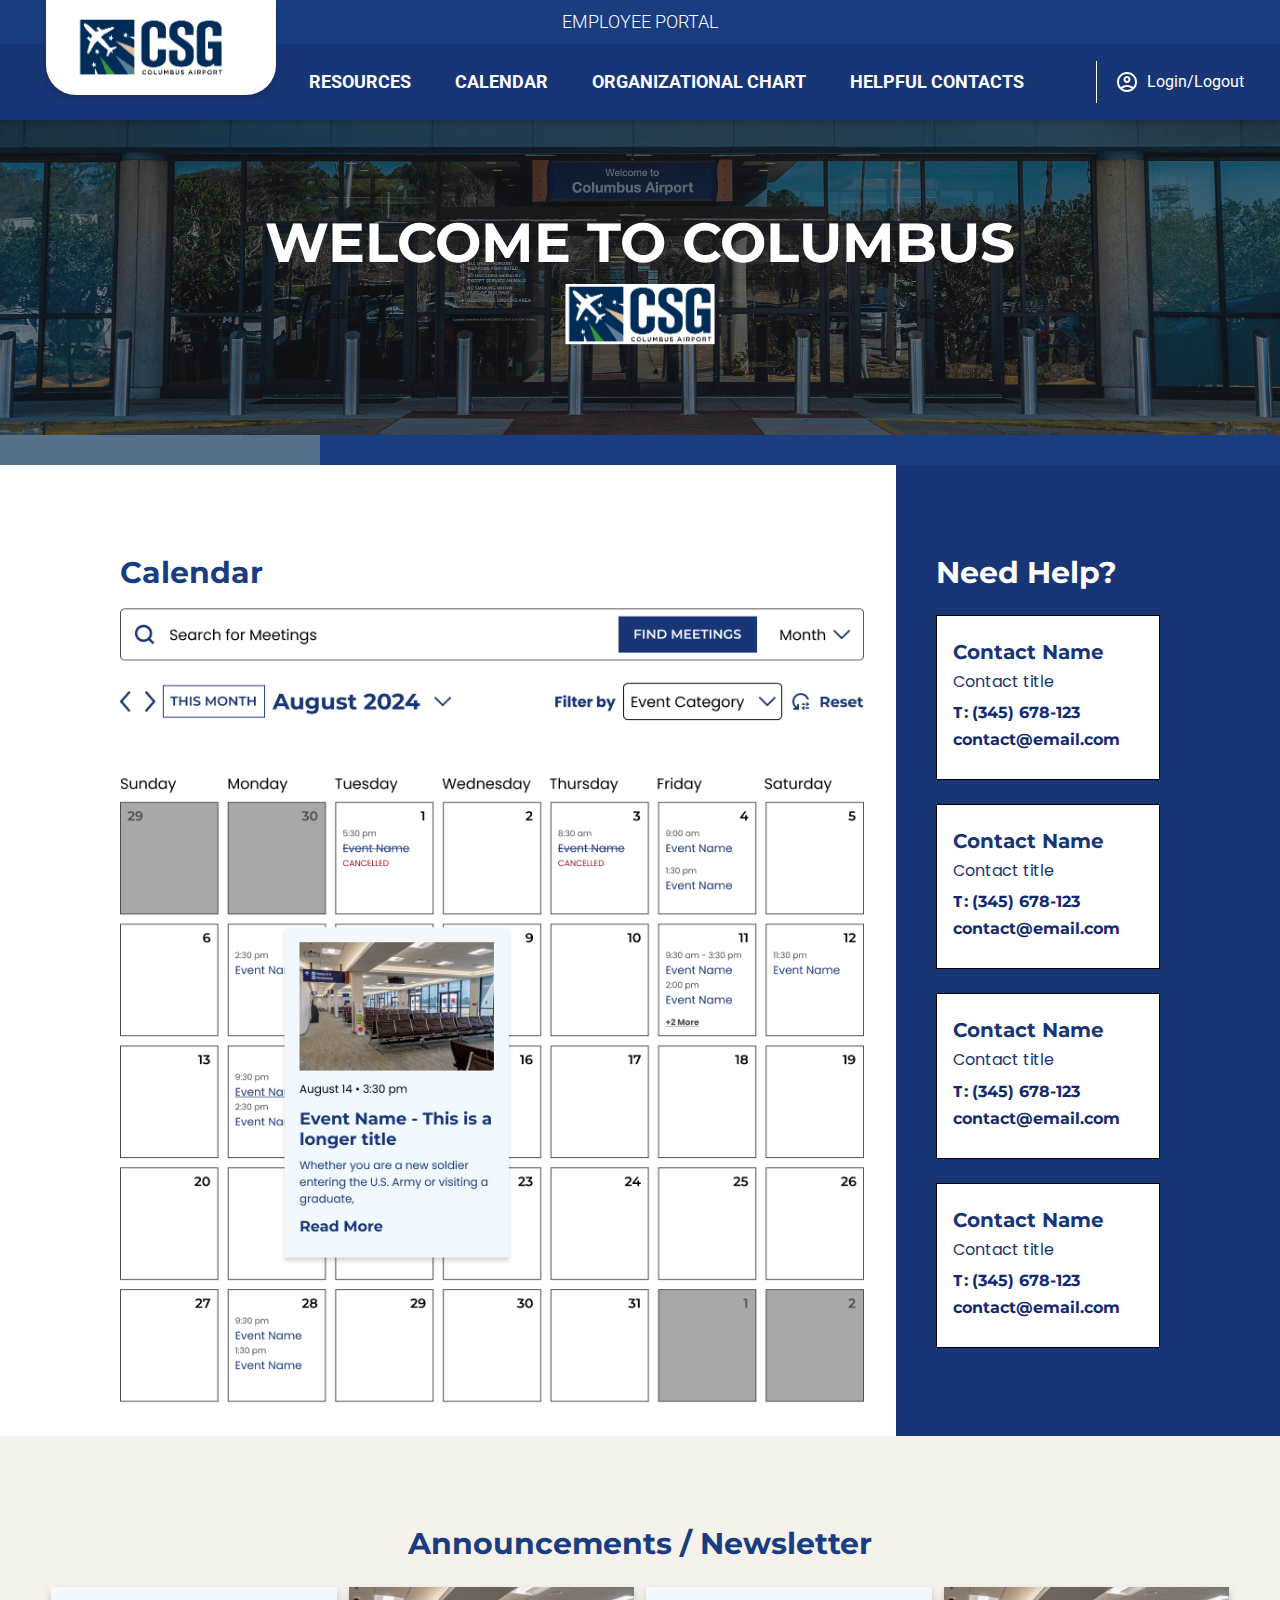
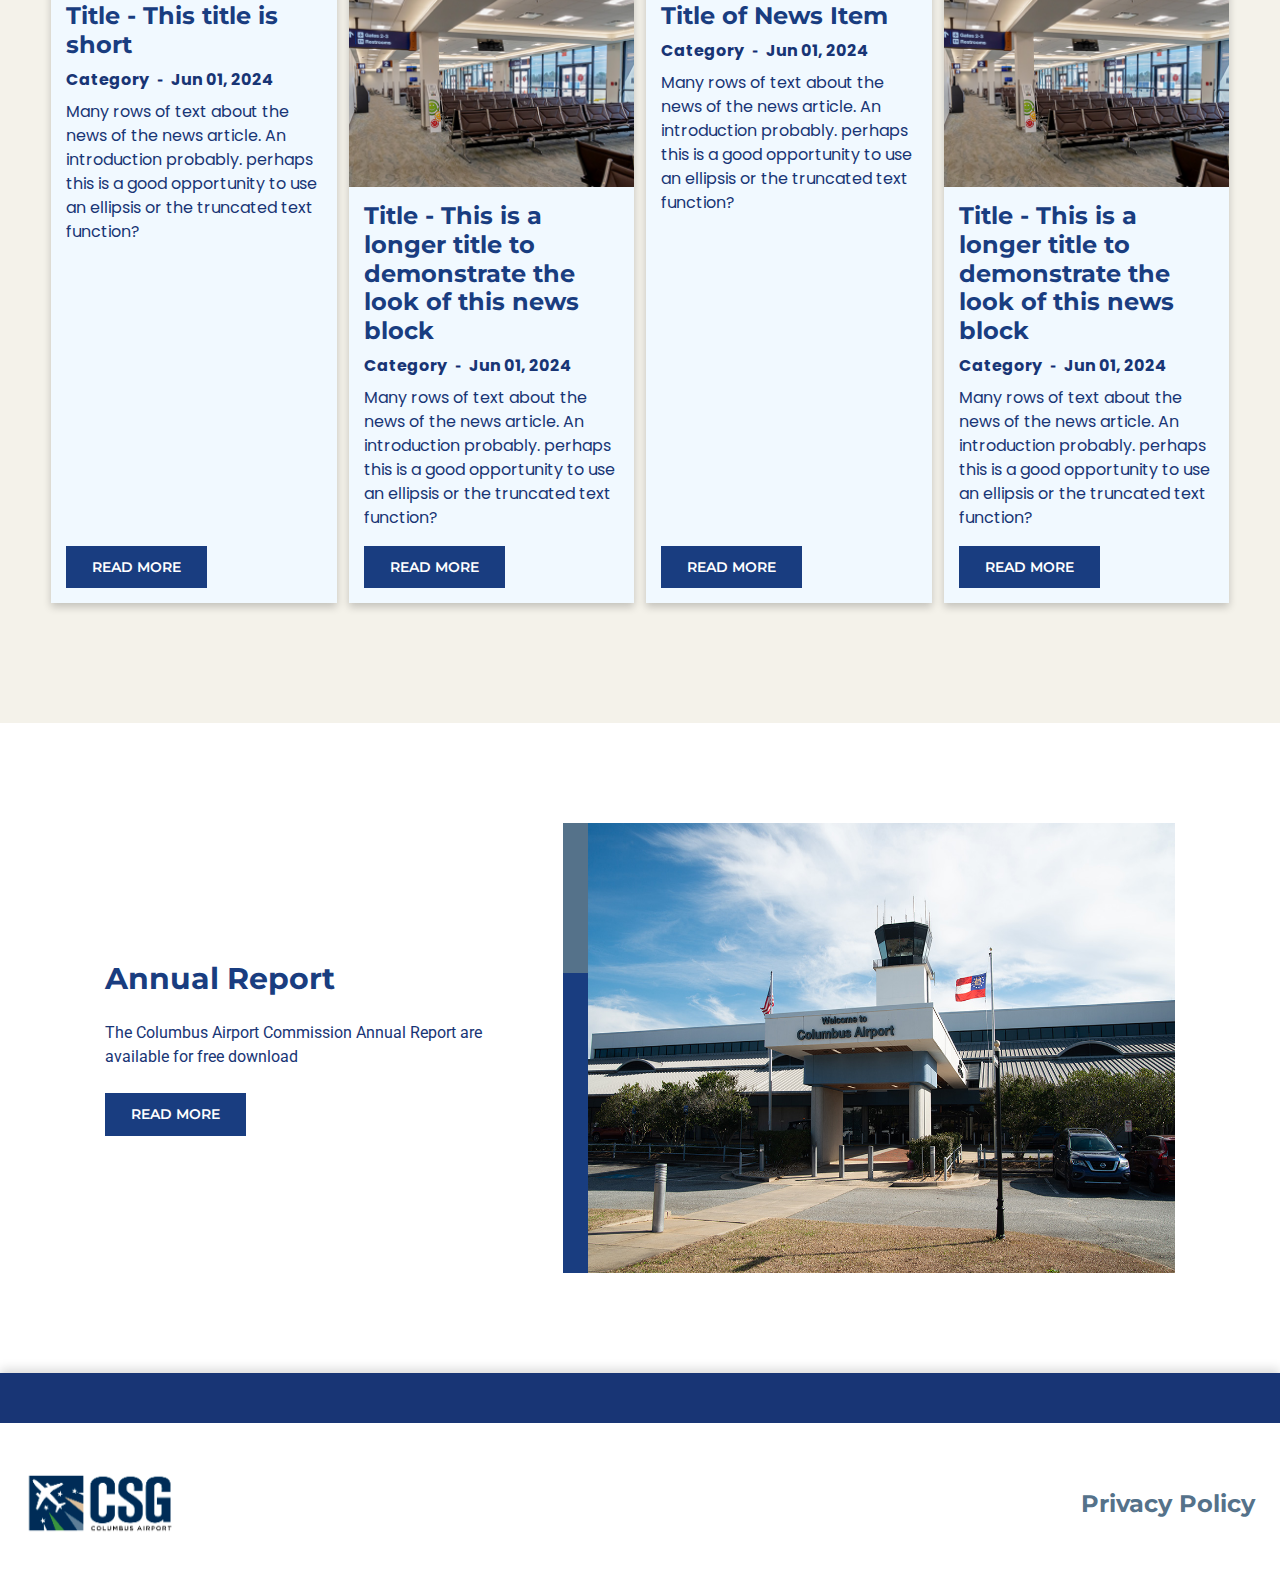
<file: index.html>
<!DOCTYPE html>
<html lang="en">

<head>
    <meta charset="utf-8">
    <meta http-equiv="X-UA-Compatible" content="IE=edge">
    <meta name="viewport" content="width=device-width, initial-scale=1">
    <!-- The above 3 meta tags *must* come first in the head; any other head content must come *after* these tags -->
    <title>Index.html</title>
    <link rel="preconnect" href="https://fonts.googleapis.com">
    <link rel="preconnect" href="https://fonts.gstatic.com" crossorigin>
    <link href="https://fonts.googleapis.com/css2?family=Montserrat:ital,wght@0,100..900;1,100..900&family=Poppins:ital,wght@0,100;0,200;0,300;0,400;0,500;0,600;0,700;0,800;0,900;1,100;1,200;1,300;1,400;1,500;1,600;1,700;1,800;1,900&family=Roboto:ital,wght@0,100;0,300;0,400;0,500;0,700;0,900;1,100;1,300;1,400;1,500;1,700;1,900&display=swap" rel="stylesheet">
    <link href="css/owl.carousel.min.css" rel="stylesheet">
    <link href="css/bootstrap.min.css" rel="stylesheet">
    <link href="css/custom.css" rel="stylesheet">
    <link href="css/responsive.css" rel="stylesheet">
</head>

<body>
    <header class="main_header">
        <div class="navbar navbar-expand-xl  ">
            <div class="navbar_wraper">
                <div class="logo_wrap">
                    <a class="navbar-brand" href="#">
                        <img src="img/csg-logo.svg" alt="logo">
                    </a>
                </div>
                <button class="navbar-toggler" type="button" data-toggle="collapse" data-target="#navbarResponsive" aria-controls="navbarResponsive" aria-expanded="false" aria-label="Toggle navigation">
               <span class="icon-bar top"></span>
               <span class="icon-bar midlde"></span>
               <span class="icon-bar last"></span>
               </button>
                <div class="collapse navbar-collapse" id="navbarResponsive">
                    <div class="top_header_cont">
                       <span>Employee Portal</span>
                    </div>
                    <div class="nav_bottom  ">
                        <ul class="navbar-nav ">
                            <li class="nav-item">
                                <a class="nav-link" href="#">Resources</a>
                                <ul class="dropdown-menu">
                                    <li><a href="#"> Forms </a> </li>
                                    <li><a href="#"> Documents </a> </li>
                                    <li><a href="#"> FAQ </a> </li>
                                </ul>
                            </li>
                            <li class="nav-item">
                                <a class="nav-link" href="#">Calendar</a>
                            </li>
                            <li class="nav-item">
                                <a class="nav-link" href="#">Organizational Chart</a>
                            </li>
                            <li class="nav-item">
                                <a class="nav-link" href="#">Helpful Contacts</a>
                            </li>
                            
                        </ul>
                        <div class="user_login_wraper">
                            <a>
                                <img src="img/account_circle.svg" alt="account">
                                <span>Login/Logout</span>
                            </a>

                        </div>
                      
                    </div>
                </div>
            </div>
        </div>
    </header>
   
    <div class="main_banner" style="background-image: url(./img/banner.jpg);">
       <h1>Welcome to Columbus</h1>
       <div class="banner_logo"><img src="img/csg-logo.svg" alt="banner-logo"></div>
    </div>
   <section class="calendar_home_wraper">
    <div class="strips">
        <span></span>
        <span></span>
    </div>
        <div class="calendar_section_main">
            <div class="calendar_section calendar_section_left">
                <h2>Calendar</h2>
                <img src="./img/calendar.png" alt=""> 
            </div>
            <div class="need_help_wraper calendar_section_right">
                <h2>Need Help?</h2>
                <div class="contact_card_wraper contactcard_row row">
                    <div class="contact_box">
                     
                        <div class="cont_inner">
                            <h3>Contact Name</h3>
                            <span class="h4">Contact title</span>
                            <div class="tel_em_fax">
                                <p>
                                    <strong>T:</strong> <a href="#">(345) 678-123 </a>
                                </p>
                                <p>
                                    <a href="#"> contact@email.com</a>
                                </p>
                            </div>
                        </div>
                    </div>
                    <div class="contact_box">
                     
                        <div class="cont_inner">
                            <h3>Contact Name</h3>
                            <span class="h4">Contact title</span>
                            <div class="tel_em_fax">
                                <p>
                                    <strong>T:</strong> <a href="#">(345) 678-123 </a>
                                </p>
                                <p>
                                    <a href="#"> contact@email.com</a>
                                </p>
                            </div>
                        </div>
                    </div>
                    <div class="contact_box">
                     
                        <div class="cont_inner">
                            <h3>Contact Name</h3>
                            <span class="h4">Contact title</span>
                            <div class="tel_em_fax">
                                <p>
                                    <strong>T:</strong> <a href="#">(345) 678-123 </a>
                                </p>
                                <p>
                                    <a href="#"> contact@email.com</a>
                                </p>
                            </div>
                        </div>
                    </div>
                    <div class="contact_box">
                     
                        <div class="cont_inner">
                            <h3>Contact Name</h3>
                            <span class="h4">Contact title</span>
                            <div class="tel_em_fax">
                                <p>
                                    <strong>T:</strong> <a href="#">(345) 678-123 </a>
                                </p>
                                <p>
                                    <a href="#"> contact@email.com</a>
                                </p>
                            </div>
                        </div>
                    </div>
                </div>
            </div>
        </div>
   </section>
    <section class="NewsMettings">
        <div class="container">
            <div class="top-Title text-center ">
                <h2>
                    Announcements / Newsletter
                </h2>
            </div>
            <div class="newsRow row">
                <div class="newsColumn ">
                    <div class="news_content">
                        <a href="#">
                            <div class="newsimg ">
                                
                                
                            </div>
                            <div class="newsinfo">
                                <div class="newsBody">
                                    <div class="newsbody_inner">
                                        <h3>
                                            Title - This title is short
                                        </h3>
                                        <div class="date_cat_wraper">
                                            <span class="news_category">Category</span> -
                                            <span class="date">Jun 01, 2024</span>
                                        </div>
                                        
                                        <p>
                                            Many rows of text about the news of the news article. An introduction probably. perhaps this is a good opportunity to use an ellipsis or the truncated text function?
                                    </div>
                                    <a href="#" class="btn_sm">Read More</a>
                                </div>
                            </div>
                        </a>
                    </div>
                </div>
                <div class="newsColumn ">
                    <div class="news_content">
                        <a href="#">
                            <div class="newsimg ">
                                <img src="img/news1.png " alt="">
                              
                            </div>
                            <div class="newsinfo">
                                <div class="newsBody">
                                    <div class="newsbody_inner">
                                        <h3>
                                            Title - This is a longer title to demonstrate the look of this news block
                                        </h3>
                                        <div class="date_cat_wraper">
                                            <span class="news_category">Category</span> -
                                            <span class="date">Jun 01, 2024</span>
                                        </div>
                                        <p>
                                            Many rows of text about the news of the news article. An introduction probably. perhaps this is a good opportunity to use an ellipsis or the truncated text function?
                                    </div>
                                    <a href="#" class="btn_sm">Read More</a>
                                </div>
                            </div>
                        </a>
                    </div>
                </div>
                <div class="newsColumn ">
                    <div class="news_content">
                        <a href="#">
                            <div class="newsimg ">
                              
                               
                            </div>
                            <div class="newsinfo">
                                <div class="newsBody">
                                    <div class="newsbody_inner">
                                        <h3>
                                            Title of News Item
                                        </h3>
                                        <div class="date_cat_wraper">
                                            <span class="news_category">Category</span> -
                                            <span class="date">Jun 01, 2024</span>
                                        </div>
                                        <p>
                                            Many rows of text about the news of the news article. An introduction probably. perhaps this is a good opportunity to use an ellipsis or the truncated text function?
                                        </p>
                                    </div>
                                    <a href="#" class="btn_sm">Read More</a>
                                </div>
                            </div>
                        </a>
                    </div>
                </div>
                <div class="newsColumn ">
                    <div class="news_content">
                        <a href="#">
                            <div class="newsimg ">
                                <img src="img/news1.png " alt="">
                              
                            </div>
                            <div class="newsinfo">
                                <div class="newsBody">
                                    <div class="newsbody_inner">
                                        <h3>
                                            Title - This is a longer title to demonstrate the look of this news block
                                        </h3>
                                        <div class="date_cat_wraper">
                                            <span class="news_category">Category</span> -
                                            <span class="date">Jun 01, 2024</span>
                                        </div>
                                        <p>
                                            Many rows of text about the news of the news article. An introduction probably. perhaps this is a good opportunity to use an ellipsis or the truncated text function?
                                    </div>
                                    <a href="#" class="btn_sm">Read More</a>
                                </div>
                            </div>
                        </a>
                    </div>
                </div>
            </div>
              <div class="pagination_wraper">
                
              </div>
        </div>
    </section>
    <section class="custom_media_section">
        <div class="container">
            <div class="row custom_media_row">
                <div class="col-md-5">
                    <div class="custom_media_content">
                        <h2>Annual Report</h2>
                        <p>The Columbus Airport Commission Annual Report are available for
                            free download</p>
                        <a href="#" class="btn_sm">Read More</a>
                    </div>
                </div>
                <div class="col-md-7">
                    <div class="custom_media_img vertical_border">
                        <img src="./img/anual_report.jpeg" alt="anual-report"/>
                    </div>
                </div>
            </div>
        </div>

    </section>

    <footer class="footer ">



            <div class="footer-content">
                <div class="footer-row row  ">
              
                    <div class="foot_logo">
                        <img src="img/csg-logo.svg" alt="logo">
                    </div>
                    <div class="privacy_link_wraper">
                        <a href="#">Privacy Policy</a>
                    </div>
                </div>
            </div>
        </div>

    </footer>
    <script src="js/jquery.js "></script>
    <script src="js/popper.js "></script>
    <script src="js/bootstrap.js "></script>
    <script src="js/expand.js "></script>
    <script src="js/owl.carousel.min.js "></script>
    <script src="js/owlmain.js "></script>
</body>

</html>
</file>
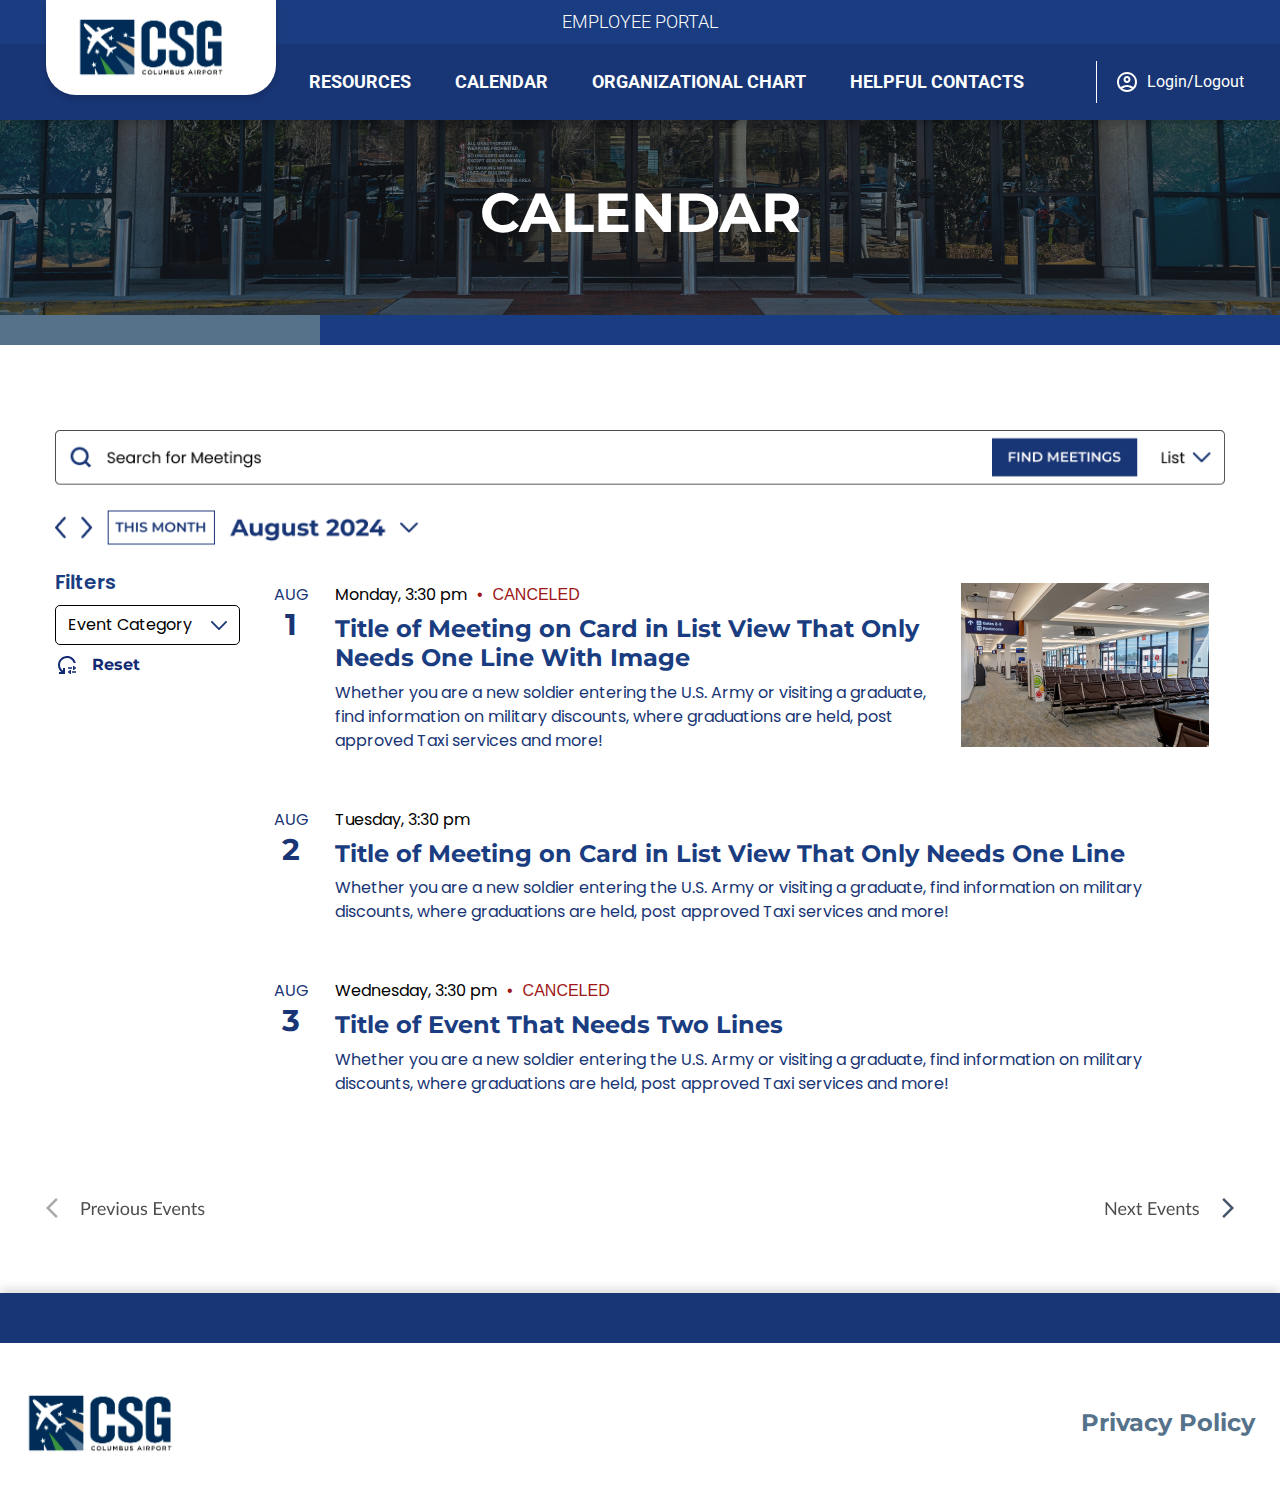
<file: calendar-upcoming.html>
<!DOCTYPE html>
<html lang="en">

<head>
    <meta charset="utf-8">
    <meta http-equiv="X-UA-Compatible" content="IE=edge">
    <meta name="viewport" content="width=device-width, initial-scale=1">
    <!-- The above 3 meta tags *must* come first in the head; any other head content must come *after* these tags -->
    <title>Calendar upcoming</title>
    <link rel="preconnect" href="https://fonts.googleapis.com">
    <link rel="preconnect" href="https://fonts.gstatic.com" crossorigin>
    <link href="https://fonts.googleapis.com/css2?family=Montserrat:ital,wght@0,100..900;1,100..900&family=Poppins:ital,wght@0,100;0,200;0,300;0,400;0,500;0,600;0,700;0,800;0,900;1,100;1,200;1,300;1,400;1,500;1,600;1,700;1,800;1,900&family=Roboto:ital,wght@0,100;0,300;0,400;0,500;0,700;0,900;1,100;1,300;1,400;1,500;1,700;1,900&display=swap" rel="stylesheet">
    <link href="css/owl.carousel.min.css" rel="stylesheet">
    <link href="css/bootstrap.min.css" rel="stylesheet">
    <link href="css/custom.css" rel="stylesheet">
    <link href="css/responsive.css" rel="stylesheet">
</head>

<body>
    <header class="main_header">
        <div class="navbar navbar-expand-xl  ">
            <div class="navbar_wraper">
                <div class="logo_wrap">
                    <a class="navbar-brand" href="#">
                        <img src="img/csg-logo.svg" alt="logo">
                    </a>
                </div>
                <button class="navbar-toggler" type="button" data-toggle="collapse" data-target="#navbarResponsive" aria-controls="navbarResponsive" aria-expanded="false" aria-label="Toggle navigation">
               <span class="icon-bar top"></span>
               <span class="icon-bar midlde"></span>
               <span class="icon-bar last"></span>
               </button>
                <div class="collapse navbar-collapse" id="navbarResponsive">
                    <div class="top_header_cont">
                       <span>Employee Portal</span>
                    </div>
                    <div class="nav_bottom  ">
                        <ul class="navbar-nav ">
                            <li class="nav-item">
                                <a class="nav-link" href="#">Resources</a>
                                <ul class="dropdown-menu">
                                    <li><a href="#"> Forms </a> </li>
                                    <li><a href="#"> Documents </a> </li>
                                    <li><a href="#"> FAQ </a> </li>
                                </ul>
                            </li>
                            <li class="nav-item">
                                <a class="nav-link" href="#">Calendar</a>
                            </li>
                            <li class="nav-item">
                                <a class="nav-link" href="#">Organizational Chart</a>
                            </li>
                            <li class="nav-item">
                                <a class="nav-link" href="#">Helpful Contacts</a>
                            </li>
                            
                        </ul>
                        <div class="user_login_wraper">
                            <a>
                                <img src="img/account_circle.svg" alt="account">
                                <span>Login/Logout</span>
                            </a>

                        </div>
                      
                    </div>
                </div>
            </div>
        </div>
    </header>
    <div class="main_banner inner_pages" style="background-image: url(./img/banner.jpg);">
        <h1>Calendar</h1>
     </div>
     <div class="strips">
        <span></span>
        <span></span>
    </div>


    <div class="main_wrapper" style="">


        <div class="event_wraper">
            <div class="container">

                <div class="event_top_filter">
                    <img src="img/upcoming.png" alt="">
                </div>

                <div class=" event_list_info">
                    <div class="row mt_row">


                        <div class="col-lg-2 col_left">
                            <div class="evt_filter">
                                <div class="form-group ">
                                    <label class="title" for="filter">Filters </label>
                                    <select id="filter" class="form-control">
                                         <option>Event Category</option>
                                         <option class="">All</option>
                                         <option class="">1</option>
                                         <option class="">2</option>
                                      </select>
                                </div>
                                <div class="reset">
                                    <a href="#" class="focusable">
                                        <svg xmlns="http://www.w3.org/2000/svg" width="24" height="24" viewBox="0 0 24 24" fill="none">
                                            <mask id="mask0_8202_937" style="mask-type:alpha" maskUnits="userSpaceOnUse" x="0" y="0" width="24" height="24">
                                               <rect width="24" height="24" fill="#D9D9D9"></rect>
                                            </mask>
                                            <g mask="url(#mask0_8202_937)">
                                               <path d="M13 15.75V14.25H17V15.75H13ZM14.5 21V19.75H13V18.25H14.5V17H16V21H14.5ZM17 19.75V18.25H21V19.75H17ZM18 17V13H19.5V14.25H21V15.75H19.5V17H18ZM20.775 10H18.7C18.2667 8.53333 17.4417 7.33333 16.225 6.4C15.0083 5.46667 13.6 5 12 5C10.05 5 8.39583 5.67917 7.0375 7.0375C5.67917 8.39583 5 10.05 5 12C5 13.2 5.27083 14.3 5.8125 15.3C6.35417 16.3 7.08333 17.1167 8 17.75V15H10V21H4V19H6.35C5.31667 18.1667 4.5 17.1458 3.9 15.9375C3.3 14.7292 3 13.4167 3 12C3 10.75 3.2375 9.57917 3.7125 8.4875C4.1875 7.39583 4.82917 6.44583 5.6375 5.6375C6.44583 4.82917 7.39583 4.1875 8.4875 3.7125C9.57917 3.2375 10.75 3 12 3C14.15 3 16.0375 3.6625 17.6625 4.9875C19.2875 6.3125 20.325 7.98333 20.775 10Z" fill="#122A72"></path>
                                            </g>
                                         </svg> Reset
                                    </a>
                                </div>
                            </div>
                        </div>
                        <div class="col-lg-10 col_right">
                            <div class="evt_lst_row_wrap">
                                <div class="evt_lst_row event_item">
                                    
                                    <div class="text_evt_block ">
                                        <div class="evt-date">AUG <br><span>1</span></div>
                                        <div class="content-area">
                                            <div class="evt_info_wraper">
                                                <p class="evt-time">Monday, 3:30 pm</p>
                                                <span class="canel-info">CANCELED</span>
                                            </div>
                                            <h6><a href="#">Title of Meeting on Card in List View That Only Needs One Line With Image</a> </h6>
                                            <p>Whether you are a new soldier entering the U.S. Army or visiting a graduate, find information on military discounts, where graduations are held, post approved Taxi services and more!</p>
                                        </div>
                                        <div class="img_evt_block">
                                            <img src="./img/evt_img.png" alt="event"/>
                                        </div>
                                    </div>
                                    
                                </div>
                                <div class="evt_lst_row event_item">
                                  
                                    <div class="text_evt_block no_img">
                                        <div class="evt-date">AUG <br><span>2</span></div>
                                        <div class="content-area">
                                            <div class="evt_info_wraper">
                                                <p class="evt-time">Tuesday, 3:30 pm </p>
                                            </div>
                                            <h6><a href="#">Title of Meeting on Card in List View That Only Needs One Line</a> </h6>
                                             <p>Whether you are a new soldier entering the U.S. Army or visiting a graduate, find information on military discounts, where graduations are held, post approved Taxi services and more!</p>
                                        </div>
                                    </div>
                                </div>
                                <div class="evt_lst_row event_item">
                                  
                                    <div class="text_evt_block no_img">
                                        <div class="evt-date">AUG <br><span>3</span></div>
                                        <div class="content-area">
                                            <div class="evt_info_wraper">
                                                <p class="evt-time">Wednesday, 3:30 pm </p>
                                                <span class="canel-info">CANCELED</span>
                                            </div>
                                            <h6><a href="#">Title of Event That Needs Two Lines</a> </h6>
                                             <p>Whether you are a new soldier entering the U.S. Army or visiting a graduate, find information on military discounts, where graduations are held, post approved Taxi services and more!</p>
                                        </div>
                                    </div>
                                </div>
                            </div>


                            
                        </div>
                        <ul class="pagination justify-content-center">
                            <img src="img/page-selector.png" alt="">
                        </ul>

                    </div>
                </div>

            </div>
        </div>









    </div>
    <footer class="footer ">



        <div class="footer-content">
            <div class="footer-row row  ">
          
                <div class="foot_logo">
                    <img src="img/csg-logo.svg" alt="logo">
                </div>
                <div class="privacy_link_wraper">
                    <a href="#">Privacy Policy</a>
                </div>
            </div>
        </div>
    </div>

</footer>
    <script src="js/jquery.js"></script>
    <script src="js/popper.js"></script>
    <script src="js/bootstrap.js"></script>
    <script src="js/expand.js"></script>
    <script src="js/owl.carousel.min.js"></script>
    <script src="js/owlmain.js"></script>
    <script>
        $(document).on("scroll", function() {
            if ($(document).scrollTop() > 0) {
                $(".main_header").addClass("shrink");

            } else {
                $(".main_header").removeClass("shrink");

            }
        });
    </script>
    <script>
        (function($) {
            /* $('.accordion_event > li:eq(0) .acco_title').addClass('active').next().slideDown();*/

            $('.acc__main .acc__title').click(function(j) {
                var dropDown = $(this).closest('.acc__card').find('.acc__panel');

                $(this).closest('.acc__main').find('.acc__panel').not(dropDown).slideUp();

                if ($(this).hasClass('active')) {
                    $(this).removeClass('active');
                } else {
                    $(this).closest('.acc__main').find('.acc__title.active').removeClass('active');
                    $(this).addClass('active');
                }

                dropDown.stop(false, true).slideToggle();

                j.preventDefault();
            });
        })(jQuery);
    </script>
    <script>
        (function($) {
            /* $('.accordion_event > li:eq(0) .acco_title').addClass('active').next().slideDown();*/

            $('.service_acco .main_acco_sv').click(function(j) {
                var dropDown = $(this).closest('.accordion_bk').find('.acco_panel_sv');

                $(this).closest('.service_acco').find('.acco_panel').not(dropDown).slideUp();

                if ($(this).hasClass('active')) {
                    $(this).removeClass('active');
                } else {
                    $(this).closest('.service_acco').find('.main_acco_sv.active').removeClass('active');
                    $(this).addClass('active');
                }

                dropDown.stop(false, true).slideToggle();

                j.preventDefault();
            });
        })(jQuery);
        (function($) {
            /* $('.accordion_event > li:eq(0) .acco_title').addClass('active').next().slideDown();*/

            $('.accordion_era .main_acco_title').click(function(j) {
                var dropDown = $(this).closest('.accordion_block').find('.acco_panel');

                $(this).closest('.accordion_era').find('.acco_panel').not(dropDown).slideUp();

                if ($(this).hasClass('active')) {
                    $(this).removeClass('active');
                } else {
                    $(this).closest('.accordion_era').find('.main_acco_title.active').removeClass('active');
                    $(this).addClass('active');
                }

                dropDown.stop(false, true).slideToggle();

                j.preventDefault();
            });
        })(jQuery);
    </script>
</body>

</html>
</file>
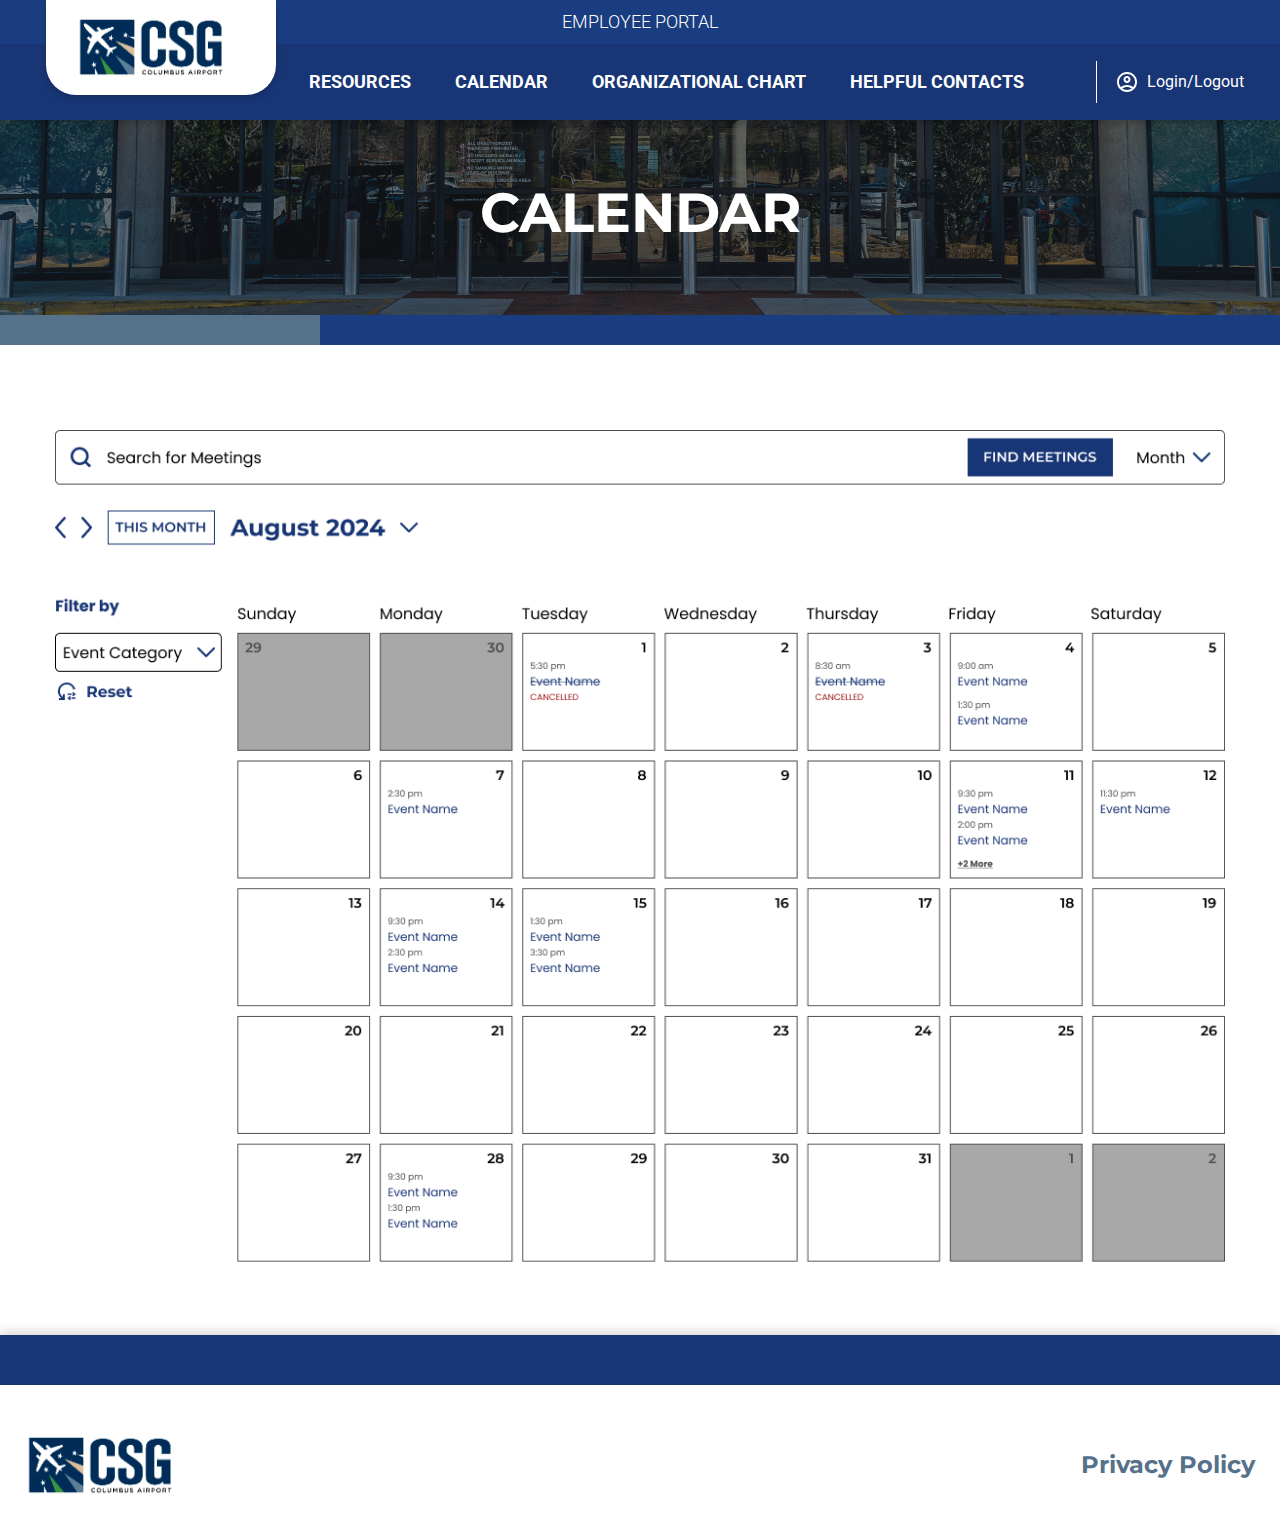
<file: calendar.html>
<!DOCTYPE html>
<html lang="en">

<head>
    <meta charset="utf-8">
    <meta http-equiv="X-UA-Compatible" content="IE=edge">
    <meta name="viewport" content="width=device-width, initial-scale=1">
    <!-- The above 3 meta tags *must* come first in the head; any other head content must come *after* these tags -->
    <title>Calendar</title>
    <link rel="preconnect" href="https://fonts.googleapis.com">
    <link rel="preconnect" href="https://fonts.gstatic.com" crossorigin>
    <link href="https://fonts.googleapis.com/css2?family=Montserrat:ital,wght@0,100..900;1,100..900&family=Poppins:ital,wght@0,100;0,200;0,300;0,400;0,500;0,600;0,700;0,800;0,900;1,100;1,200;1,300;1,400;1,500;1,600;1,700;1,800;1,900&family=Roboto:ital,wght@0,100;0,300;0,400;0,500;0,700;0,900;1,100;1,300;1,400;1,500;1,700;1,900&display=swap" rel="stylesheet">
    <link href="css/owl.carousel.min.css" rel="stylesheet">
    <link href="css/bootstrap.min.css" rel="stylesheet">
    <link href="css/custom.css" rel="stylesheet">
    <link href="css/responsive.css" rel="stylesheet">
</head>

<body>
    <header class="main_header">
        <div class="navbar navbar-expand-xl  ">
            <div class="navbar_wraper">
                <div class="logo_wrap">
                    <a class="navbar-brand" href="#">
                        <img src="img/csg-logo.svg" alt="logo">
                    </a>
                </div>
                <button class="navbar-toggler" type="button" data-toggle="collapse" data-target="#navbarResponsive" aria-controls="navbarResponsive" aria-expanded="false" aria-label="Toggle navigation">
               <span class="icon-bar top"></span>
               <span class="icon-bar midlde"></span>
               <span class="icon-bar last"></span>
               </button>
                <div class="collapse navbar-collapse" id="navbarResponsive">
                    <div class="top_header_cont">
                       <span>Employee Portal</span>
                    </div>
                    <div class="nav_bottom  ">
                        <ul class="navbar-nav ">
                            <li class="nav-item">
                                <a class="nav-link" href="#">Resources</a>
                                <ul class="dropdown-menu">
                                    <li><a href="#"> Forms </a> </li>
                                    <li><a href="#"> Documents </a> </li>
                                    <li><a href="#"> FAQ </a> </li>
                                </ul>
                            </li>
                            <li class="nav-item">
                                <a class="nav-link" href="#">Calendar</a>
                            </li>
                            <li class="nav-item">
                                <a class="nav-link" href="#">Organizational Chart</a>
                            </li>
                            <li class="nav-item">
                                <a class="nav-link" href="#">Helpful Contacts</a>
                            </li>
                            
                        </ul>
                        <div class="user_login_wraper">
                            <a>
                                <img src="img/account_circle.svg" alt="account">
                                <span>Login/Logout</span>
                            </a>

                        </div>
                      
                    </div>
                </div>
            </div>
        </div>
    </header>

    <div class="main_banner inner_pages" style="background-image: url(./img/banner.jpg);">
        <h1>Calendar</h1>
     </div>
     <div class="strips">
        <span></span>
        <span></span>
    </div>

    <div class="main_wrapper">




        <div class="event_wraper">
            <div class="container">

               
                <img src="img/calendar-main.png" alt="">

            </div>
        </div>









    </div>
    <footer class="footer ">



        <div class="footer-content">
            <div class="footer-row row  ">
          
                <div class="foot_logo">
                    <img src="img/csg-logo.svg" alt="logo">
                </div>
                <div class="privacy_link_wraper">
                    <a href="#">Privacy Policy</a>
                </div>
            </div>
        </div>
    </div>

</footer>
    <script src="js/jquery.js"></script>
    <script src="js/popper.js"></script>
    <script src="js/bootstrap.js"></script>
    <script src="js/expand.js"></script>
    <script src="js/owl.carousel.min.js"></script>
    <script src="js/owlmain.js"></script>
    <script>
        $(document).on("scroll", function() {
            if ($(document).scrollTop() > 0) {
                $(".main_header").addClass("shrink");

            } else {
                $(".main_header").removeClass("shrink");

            }
        });
    </script>
    <script>
        (function($) {
            /* $('.accordion_event > li:eq(0) .acco_title').addClass('active').next().slideDown();*/

            $('.acc__main .acc__title').click(function(j) {
                var dropDown = $(this).closest('.acc__card').find('.acc__panel');

                $(this).closest('.acc__main').find('.acc__panel').not(dropDown).slideUp();

                if ($(this).hasClass('active')) {
                    $(this).removeClass('active');
                } else {
                    $(this).closest('.acc__main').find('.acc__title.active').removeClass('active');
                    $(this).addClass('active');
                }

                dropDown.stop(false, true).slideToggle();

                j.preventDefault();
            });
        })(jQuery);
    </script>
    <script>
        (function($) {
            /* $('.accordion_event > li:eq(0) .acco_title').addClass('active').next().slideDown();*/

            $('.service_acco .main_acco_sv').click(function(j) {
                var dropDown = $(this).closest('.accordion_bk').find('.acco_panel_sv');

                $(this).closest('.service_acco').find('.acco_panel').not(dropDown).slideUp();

                if ($(this).hasClass('active')) {
                    $(this).removeClass('active');
                } else {
                    $(this).closest('.service_acco').find('.main_acco_sv.active').removeClass('active');
                    $(this).addClass('active');
                }

                dropDown.stop(false, true).slideToggle();

                j.preventDefault();
            });
        })(jQuery);
        (function($) {
            /* $('.accordion_event > li:eq(0) .acco_title').addClass('active').next().slideDown();*/

            $('.accordion_era .main_acco_title').click(function(j) {
                var dropDown = $(this).closest('.accordion_block').find('.acco_panel');

                $(this).closest('.accordion_era').find('.acco_panel').not(dropDown).slideUp();

                if ($(this).hasClass('active')) {
                    $(this).removeClass('active');
                } else {
                    $(this).closest('.accordion_era').find('.main_acco_title.active').removeClass('active');
                    $(this).addClass('active');
                }

                dropDown.stop(false, true).slideToggle();

                j.preventDefault();
            });
        })(jQuery);
    </script>
</body>

</html>
</file>
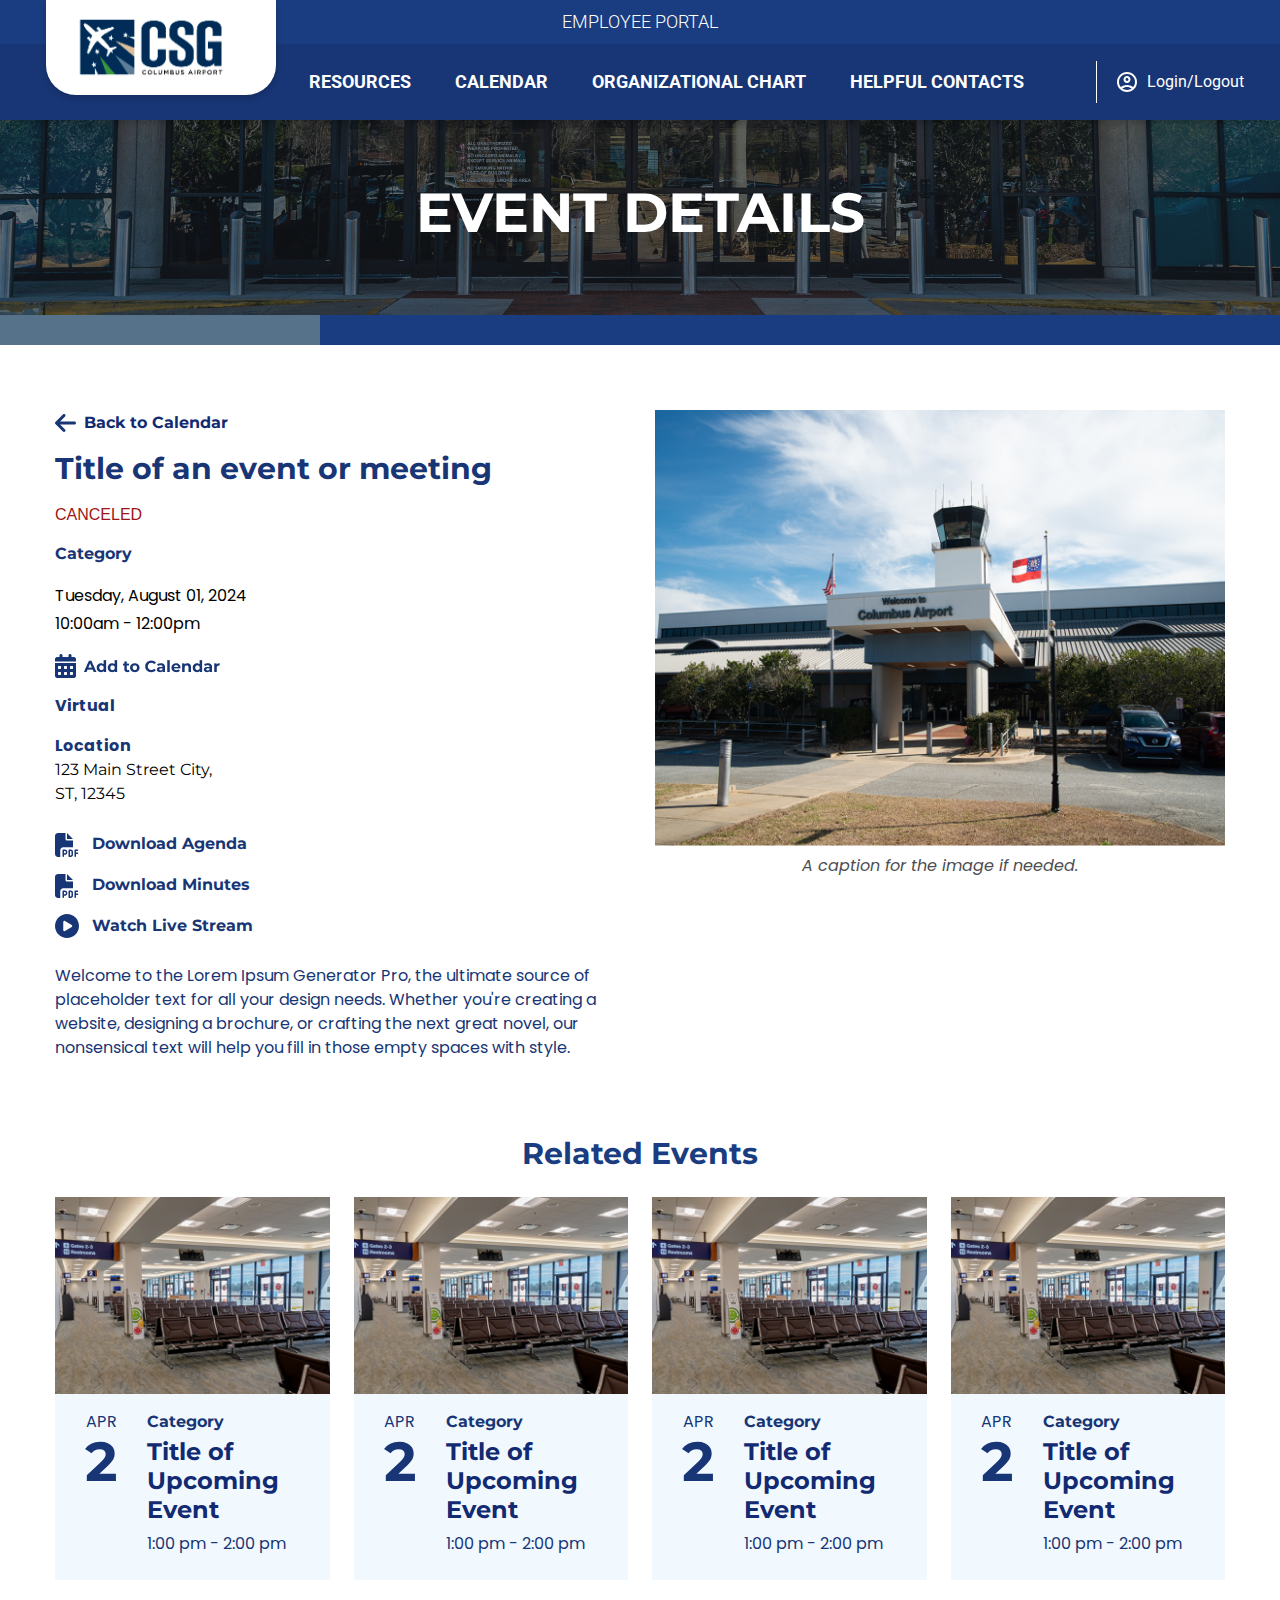
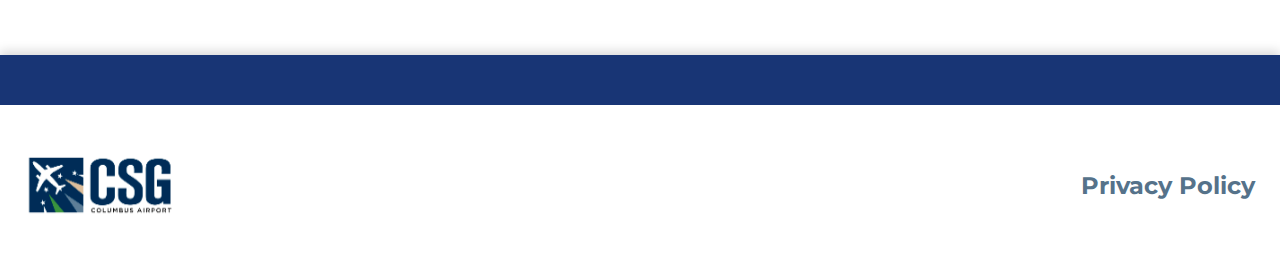
<file: event-detail.html>
<!DOCTYPE html>
<html lang="en">

<head>
    <meta charset="utf-8">
    <meta http-equiv="X-UA-Compatible" content="IE=edge">
    <meta name="viewport" content="width=device-width, initial-scale=1">
    <!-- The above 3 meta tags *must* come first in the head; any other head content must come *after* these tags -->
    <title>Event Details</title>
    <link rel="preconnect" href="https://fonts.googleapis.com">
    <link rel="preconnect" href="https://fonts.gstatic.com" crossorigin>
    <link href="https://fonts.googleapis.com/css2?family=Montserrat:ital,wght@0,100..900;1,100..900&family=Poppins:ital,wght@0,100;0,200;0,300;0,400;0,500;0,600;0,700;0,800;0,900;1,100;1,200;1,300;1,400;1,500;1,600;1,700;1,800;1,900&family=Roboto:ital,wght@0,100;0,300;0,400;0,500;0,700;0,900;1,100;1,300;1,400;1,500;1,700;1,900&display=swap" rel="stylesheet">
    <link href="css/owl.carousel.min.css" rel="stylesheet">
    <link href="css/bootstrap.min.css" rel="stylesheet">
    <link href="css/custom.css" rel="stylesheet">
    <link href="css/responsive.css" rel="stylesheet">
</head>

<body>
    <header class="main_header">
        <div class="navbar navbar-expand-xl  ">
            <div class="navbar_wraper">
                <div class="logo_wrap">
                    <a class="navbar-brand" href="#">
                        <img src="img/csg-logo.svg" alt="logo">
                    </a>
                </div>
                <button class="navbar-toggler" type="button" data-toggle="collapse" data-target="#navbarResponsive" aria-controls="navbarResponsive" aria-expanded="false" aria-label="Toggle navigation">
               <span class="icon-bar top"></span>
               <span class="icon-bar midlde"></span>
               <span class="icon-bar last"></span>
               </button>
                <div class="collapse navbar-collapse" id="navbarResponsive">
                    <div class="top_header_cont">
                       <span>Employee Portal</span>
                    </div>
                    <div class="nav_bottom  ">
                        <ul class="navbar-nav ">
                            <li class="nav-item">
                                <a class="nav-link" href="#">Resources</a>
                                <ul class="dropdown-menu">
                                    <li><a href="#"> Forms </a> </li>
                                    <li><a href="#"> Documents </a> </li>
                                    <li><a href="#"> FAQ </a> </li>
                                </ul>
                            </li>
                            <li class="nav-item">
                                <a class="nav-link" href="#">Calendar</a>
                            </li>
                            <li class="nav-item">
                                <a class="nav-link" href="#">Organizational Chart</a>
                            </li>
                            <li class="nav-item">
                                <a class="nav-link" href="#">Helpful Contacts</a>
                            </li>
                            
                        </ul>
                        <div class="user_login_wraper">
                            <a>
                                <img src="img/account_circle.svg" alt="account">
                                <span>Login/Logout</span>
                            </a>

                        </div>
                      
                    </div>
                </div>
            </div>
        </div>
    </header>

    <div class="main_banner inner_pages" style="background-image: url(./img/banner.jpg);">
        <h1>EVENT DETAILS</h1>
     </div>
     <div class="strips">
        <span></span>
        <span></span>
    </div>

    <div class="main_wrapper" style="">


        



        <div class="event-detail">
            <div class="container">

                <div class="row evt_row">
                    <div class="col-lg-6 evt_left">
                        <div class="event-dt-info">
                            <a href="#" class="back_btn"><span><img src="./img/arrow-left.svg"></span>Back to Calendar</a>
                            <h1>Title of an event or meeting</h1>
                            <p class="canel-info">
                                CANCELED
                            </p>
                            <span class="category">Category</span>
                                <p class="date">
                                    Tuesday, August 01, 2024 <br> 10:00am - 12:00pm
                                </p>

                                <p>
                                    <img src="img/add-callendar.png" alt="">
                                </p>
                                

                                <p class="color-primary">
                                    <strong>Virtual</strong>
                                </p>
                                <div class="location">
                                    <p><strong class="color-primary">Location</strong> <br>
                                        <a href="#">123 Main Street City,<br>ST, 12345<br></a>
                                    </p>
                                </div>

                                <div class="document_era">
                                    <a href="#" class="doc_block"> <img src="img/file-pdf.svg" alt="pdf"> <span> Download Agenda</span> </a>
                                    <a href="#" class="doc_block"> <img src="img/file-pdf.svg" alt="pdf"> <span> Download Minutes</span> </a>
                                    <a href="#" class="doc_block"> <img src="img/circle-play.svg" alt="pdf"> <span> Watch Live Stream</span> </a>
                                </div>
                                <p class="color-primary">
                                    Welcome to the Lorem Ipsum Generator Pro, the ultimate source of placeholder text for all your design needs. Whether you're creating a website, designing a brochure, or crafting the next great novel, our nonsensical text will help you fill in those empty
                                    spaces with style.
                                </p>

                                <!-- <div class="org_info">
                                    <span class="h3">Organizer Information</span>
                                    <p>
                                        Contact Name <br>
                                        <a href="#">contact@email.com </a><br>
                                        <a href="#">000-000-0000</a>
                                    </p>
                                </div> -->

                        </div>

                    </div>
                    <div class="col-lg-6 evt_right">

                        <div class="evt_img_info">
                            <img src="img/evt_dt.png">
                            <span class="caption_img">A caption for the image if needed.</span>
                        </div>


                    </div>

                </div>

                <div class="related_events">
                    <div class="top-Title text-center ">
                        <h2>
                            Related Events
                        </h2>
                    </div>
                    <div class="row evt_row">
                        <div class="col-md-3 evt_col">
                            <div class="evt_lst_row event_item">
                                <div class="evt_img">
                                    <img src="img/rt_events.png" alt="">
                                </div>
                                
                                <div class="text_evt_block ">
                                    <div class="evt-date">APR <br><span>2</span></div>
                                    <div class="content-area">
                                        <div class="category">
                                            <span class="cat ">Category</span>
                                        </div>
                                        <h3><a href="#">Title of Upcoming Event</a> </h3>
                                        <p class="evt-time">1:00 pm - 2:00 pm</p>
                                    </div>
                                </div>
                            </div>

                        </div>
                        <div class="col-md-3 evt_col">
                            <div class="evt_lst_row event_item">
                                <div class="evt_img">
                                    <img src="img/rt_events.png" alt="">
                                </div>
                                
                                <div class="text_evt_block ">
                                    <div class="evt-date">APR <br><span>2</span></div>
                                    <div class="content-area">
                                        <div class="category">
                                            <span class="cat ">Category</span>
                                        </div>
                                        <h3><a href="#">Title of Upcoming Event</a> </h3>
                                        <p class="evt-time">1:00 pm - 2:00 pm</p>
                                    </div>
                                </div>
                            </div>

                        </div>
                        <div class="col-md-3 evt_col">
                            <div class="evt_lst_row event_item">
                                <div class="evt_img">
                                    <img src="img/rt_events.png" alt="">
                                </div>
                               
                                <div class="text_evt_block ">
                                    <div class="evt-date">APR <br><span>2</span></div>
                                    <div class="content-area">
                                        <div class="category">
                                            <span class="cat ">Category</span>
                                        </div>
                                        <h3><a href="#">Title of Upcoming Event</a> </h3>
                                        <p class="evt-time">1:00 pm - 2:00 pm</p>
                                    </div>
                                </div>
                            </div>

                        </div>
                        <div class="col-md-3 evt_col">
                            <div class="evt_lst_row event_item">
                                <div class="evt_img">
                                    <img src="img/rt_events.png" alt="">
                                </div>
                                
                                <div class="text_evt_block ">
                                    <div class="evt-date">APR <br><span>2</span></div>
                                    <div class="content-area">
                                        <div class="category">
                                            <span class="cat ">Category</span>
                                        </div>
                                        <h3><a href="#">Title of Upcoming Event</a> </h3>
                                        <!-- <span class="canel-info">CANCELED</span> -->
                                        <p class="evt-time">1:00 pm - 2:00 pm</p>
                                    </div>
                                </div>
                            </div>

                        </div>
                    </div>

                </div>

            </div>
        </div>










    </div>
    <footer class="footer ">



        <div class="footer-content">
            <div class="footer-row row  ">
          
                <div class="foot_logo">
                    <img src="img/csg-logo.svg" alt="logo">
                </div>
                <div class="privacy_link_wraper">
                    <a href="#">Privacy Policy</a>
                </div>
            </div>
        </div>
    </div>

</footer>
    <script src="js/jquery.js"></script>
    <script src="js/popper.js"></script>
    <script src="js/bootstrap.js"></script>
    <script src="js/expand.js"></script>
    <script src="js/owl.carousel.min.js"></script>
    <script src="js/owlmain.js"></script>
    <script>
        $(document).on("scroll", function() {
            if ($(document).scrollTop() > 0) {
                $(".main_header").addClass("shrink");

            } else {
                $(".main_header").removeClass("shrink");

            }
        });
    </script>
    <script>
        (function($) {
            /* $('.accordion_event > li:eq(0) .acco_title').addClass('active').next().slideDown();*/

            $('.acc__main .acc__title').click(function(j) {
                var dropDown = $(this).closest('.acc__card').find('.acc__panel');

                $(this).closest('.acc__main').find('.acc__panel').not(dropDown).slideUp();

                if ($(this).hasClass('active')) {
                    $(this).removeClass('active');
                } else {
                    $(this).closest('.acc__main').find('.acc__title.active').removeClass('active');
                    $(this).addClass('active');
                }

                dropDown.stop(false, true).slideToggle();

                j.preventDefault();
            });
        })(jQuery);
    </script>
    <script>
        (function($) {
            /* $('.accordion_event > li:eq(0) .acco_title').addClass('active').next().slideDown();*/

            $('.service_acco .main_acco_sv').click(function(j) {
                var dropDown = $(this).closest('.accordion_bk').find('.acco_panel_sv');

                $(this).closest('.service_acco').find('.acco_panel').not(dropDown).slideUp();

                if ($(this).hasClass('active')) {
                    $(this).removeClass('active');
                } else {
                    $(this).closest('.service_acco').find('.main_acco_sv.active').removeClass('active');
                    $(this).addClass('active');
                }

                dropDown.stop(false, true).slideToggle();

                j.preventDefault();
            });
        })(jQuery);
        (function($) {
            /* $('.accordion_event > li:eq(0) .acco_title').addClass('active').next().slideDown();*/

            $('.accordion_era .main_acco_title').click(function(j) {
                var dropDown = $(this).closest('.accordion_block').find('.acco_panel');

                $(this).closest('.accordion_era').find('.acco_panel').not(dropDown).slideUp();

                if ($(this).hasClass('active')) {
                    $(this).removeClass('active');
                } else {
                    $(this).closest('.accordion_era').find('.main_acco_title.active').removeClass('active');
                    $(this).addClass('active');
                }

                dropDown.stop(false, true).slideToggle();

                j.preventDefault();
            });
        })(jQuery);
    </script>
</body>

</html>
</file>
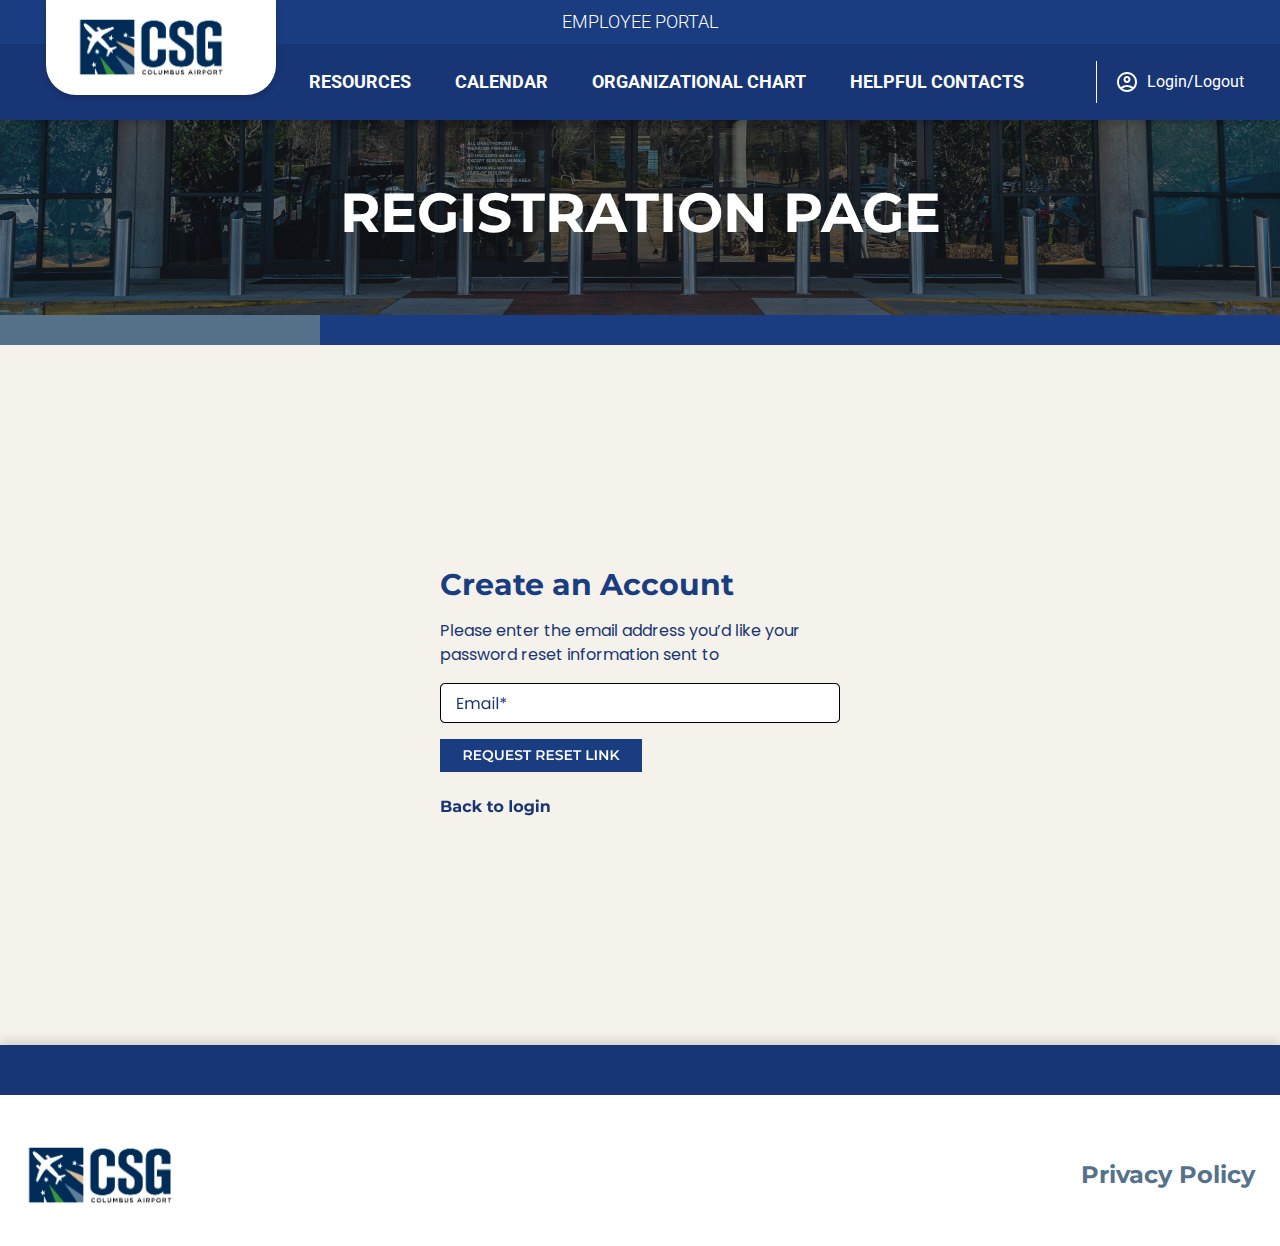
<file: forget.html>
<!DOCTYPE html>
<html lang="en">

<head>
    <meta charset="utf-8">
    <meta http-equiv="X-UA-Compatible" content="IE=edge">
    <meta name="viewport" content="width=device-width, initial-scale=1">
    <!-- The above 3 meta tags *must* come first in the head; any other head content must come *after* these tags -->
    <title>Forget</title>
    <link rel="preconnect" href="https://fonts.googleapis.com">
    <link rel="preconnect" href="https://fonts.gstatic.com" crossorigin>
    <link href="https://fonts.googleapis.com/css2?family=Montserrat:ital,wght@0,100..900;1,100..900&family=Poppins:ital,wght@0,100;0,200;0,300;0,400;0,500;0,600;0,700;0,800;0,900;1,100;1,200;1,300;1,400;1,500;1,600;1,700;1,800;1,900&family=Roboto:ital,wght@0,100;0,300;0,400;0,500;0,700;0,900;1,100;1,300;1,400;1,500;1,700;1,900&display=swap" rel="stylesheet">
    <link href="css/owl.carousel.min.css" rel="stylesheet">
    <link href="css/bootstrap.min.css" rel="stylesheet">
    <link href="css/custom.css" rel="stylesheet">
    <link href="css/responsive.css" rel="stylesheet">
</head>

<body>
    <header class="main_header">
        <div class="navbar navbar-expand-xl  ">
            <div class="navbar_wraper">
                <div class="logo_wrap">
                    <a class="navbar-brand" href="#">
                        <img src="img/csg-logo.svg" alt="logo">
                    </a>
                </div>
                <button class="navbar-toggler" type="button" data-toggle="collapse" data-target="#navbarResponsive" aria-controls="navbarResponsive" aria-expanded="false" aria-label="Toggle navigation">
               <span class="icon-bar top"></span>
               <span class="icon-bar midlde"></span>
               <span class="icon-bar last"></span>
               </button>
                <div class="collapse navbar-collapse" id="navbarResponsive">
                    <div class="top_header_cont">
                       <span>Employee Portal</span>
                    </div>
                    <div class="nav_bottom  ">
                        <ul class="navbar-nav ">
                            <li class="nav-item">
                                <a class="nav-link" href="#">Resources</a>
                                <ul class="dropdown-menu">
                                    <li><a href="#"> Forms </a> </li>
                                    <li><a href="#"> Documents </a> </li>
                                    <li><a href="#"> FAQ </a> </li>
                                </ul>
                            </li>
                            <li class="nav-item">
                                <a class="nav-link" href="#">Calendar</a>
                            </li>
                            <li class="nav-item">
                                <a class="nav-link" href="#">Organizational Chart</a>
                            </li>
                            <li class="nav-item">
                                <a class="nav-link" href="#">Helpful Contacts</a>
                            </li>
                            
                        </ul>
                        <div class="user_login_wraper">
                            <a>
                                <img src="img/account_circle.svg" alt="account">
                                <span>Login/Logout</span>
                            </a>

                        </div>
                      
                    </div>
                </div>
            </div>
        </div>
    </header>


    <div class="main_banner inner_pages" style="background-image: url(./img/banner.jpg);">
        <h1>REGISTRATION PAGE</h1>
     </div>
     <div class="strips">
        <span></span>
        <span></span>
    </div>
    <div class="main_wrapper user_access_page" style="">

    

        <section class="user_access_section">
            <div class="container">
                <div class="user_access_wraper">
                    <h2>Create an Account</h2>
                    <p>Please enter the email address you’d like your </br> password reset information sent to</p>
                    <div class="user_access user_login">
                        <img src="img/forget.png" alt="">
                    </div>
                   
                </div>
            </div>
        </section>



    </div>
    <footer class="footer ">



        <div class="footer-content">
            <div class="footer-row row  ">
          
                <div class="foot_logo">
                    <img src="img/csg-logo.svg" alt="logo">
                </div>
                <div class="privacy_link_wraper">
                    <a href="#">Privacy Policy</a>
                </div>
            </div>
        </div>
    </div>

</footer>
    <script src="js/jquery.js "></script>
    <script src="js/popper.js "></script>
    <script src="js/bootstrap.js "></script>
    <script src="js/expand.js "></script>
    <script src="js/owl.carousel.min.js "></script>
    <script src="js/owlmain.js "></script>
    <script>
        $(document).on("scroll ", function() {
            if ($(document).scrollTop() > 0) {
                $(".main_header ").addClass("shrink ");

            } else {
                $(".main_header ").removeClass("shrink ");

            }
        });
    </script>
</body>

</html>
</file>
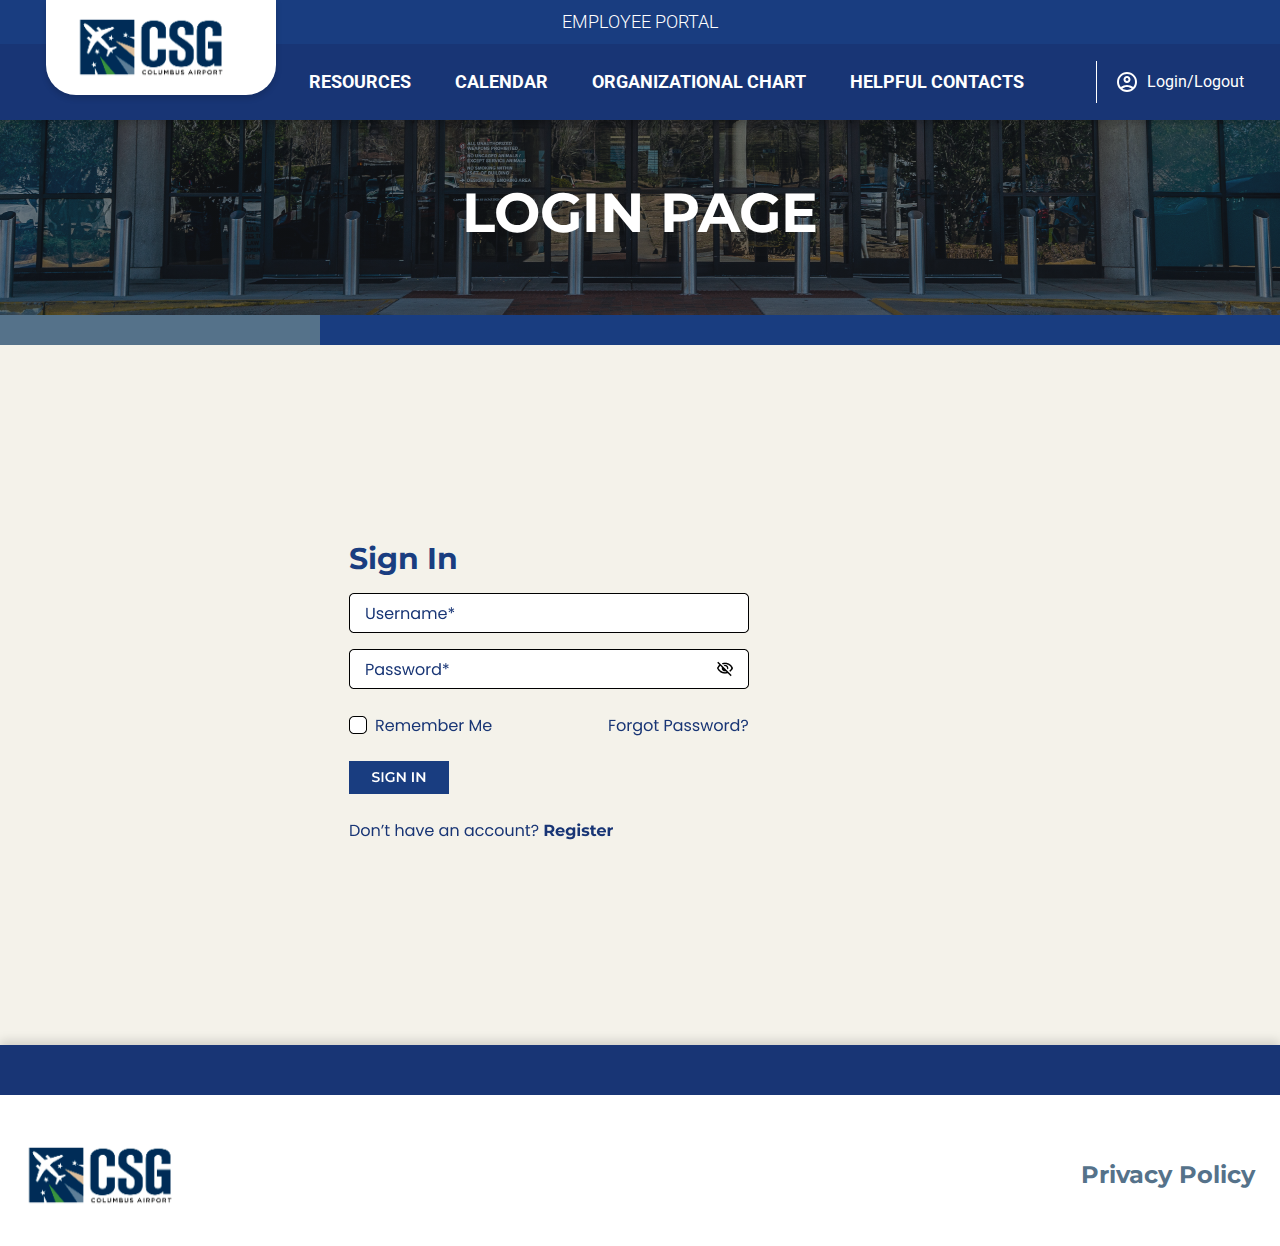
<file: login.html>
<!DOCTYPE html>
<html lang="en">

<head>
    <meta charset="utf-8">
    <meta http-equiv="X-UA-Compatible" content="IE=edge">
    <meta name="viewport" content="width=device-width, initial-scale=1">
    <!-- The above 3 meta tags *must* come first in the head; any other head content must come *after* these tags -->
    <title>Login</title>
    <link rel="preconnect" href="https://fonts.googleapis.com">
    <link rel="preconnect" href="https://fonts.gstatic.com" crossorigin>
    <link href="https://fonts.googleapis.com/css2?family=Montserrat:ital,wght@0,100..900;1,100..900&family=Poppins:ital,wght@0,100;0,200;0,300;0,400;0,500;0,600;0,700;0,800;0,900;1,100;1,200;1,300;1,400;1,500;1,600;1,700;1,800;1,900&family=Roboto:ital,wght@0,100;0,300;0,400;0,500;0,700;0,900;1,100;1,300;1,400;1,500;1,700;1,900&display=swap" rel="stylesheet">
    <link href="css/owl.carousel.min.css" rel="stylesheet">
    <link href="css/bootstrap.min.css" rel="stylesheet">
    <link href="css/custom.css" rel="stylesheet">
    <link href="css/responsive.css" rel="stylesheet">
</head>

<body>
    <header class="main_header">
        <div class="navbar navbar-expand-xl  ">
            <div class="navbar_wraper">
                <div class="logo_wrap">
                    <a class="navbar-brand" href="#">
                        <img src="img/csg-logo.svg" alt="logo">
                    </a>
                </div>
                <button class="navbar-toggler" type="button" data-toggle="collapse" data-target="#navbarResponsive" aria-controls="navbarResponsive" aria-expanded="false" aria-label="Toggle navigation">
               <span class="icon-bar top"></span>
               <span class="icon-bar midlde"></span>
               <span class="icon-bar last"></span>
               </button>
                <div class="collapse navbar-collapse" id="navbarResponsive">
                    <div class="top_header_cont">
                       <span>Employee Portal</span>
                    </div>
                    <div class="nav_bottom  ">
                        <ul class="navbar-nav ">
                            <li class="nav-item">
                                <a class="nav-link" href="#">Resources</a>
                                <ul class="dropdown-menu">
                                    <li><a href="#"> Forms </a> </li>
                                    <li><a href="#"> Documents </a> </li>
                                    <li><a href="#"> FAQ </a> </li>
                                </ul>
                            </li>
                            <li class="nav-item">
                                <a class="nav-link" href="#">Calendar</a>
                            </li>
                            <li class="nav-item">
                                <a class="nav-link" href="#">Organizational Chart</a>
                            </li>
                            <li class="nav-item">
                                <a class="nav-link" href="#">Helpful Contacts</a>
                            </li>
                            
                        </ul>
                        <div class="user_login_wraper">
                            <a>
                                <img src="img/account_circle.svg" alt="account">
                                <span>Login/Logout</span>
                            </a>

                        </div>
                      
                    </div>
                </div>
            </div>
        </div>
    </header>


    <div class="main_banner inner_pages" style="background-image: url(./img/banner.jpg);">
        <h1>Login page</h1>
     </div>
     <div class="strips">
        <span></span>
        <span></span>
    </div>
    <div class="main_wrapper user_access_page" style="">

    

        <section class="user_access_section">
            <div class="container">
                <div class="user_access_wraper">
                    <h2>Sign In</h2>
                    <div class="user_access user_login">
                        <img src="img/login.png" alt="">
                    </div>
                   
                </div>
            </div>
        </section>



    </div>
    <footer class="footer ">



        <div class="footer-content">
            <div class="footer-row row  ">
          
                <div class="foot_logo">
                    <img src="img/csg-logo.svg" alt="logo">
                </div>
                <div class="privacy_link_wraper">
                    <a href="#">Privacy Policy</a>
                </div>
            </div>
        </div>
    </div>

</footer>
    <script src="js/jquery.js "></script>
    <script src="js/popper.js "></script>
    <script src="js/bootstrap.js "></script>
    <script src="js/expand.js "></script>
    <script src="js/owl.carousel.min.js "></script>
    <script src="js/owlmain.js "></script>
    <script>
        $(document).on("scroll ", function() {
            if ($(document).scrollTop() > 0) {
                $(".main_header ").addClass("shrink ");

            } else {
                $(".main_header ").removeClass("shrink ");

            }
        });
    </script>
</body>

</html>
</file>
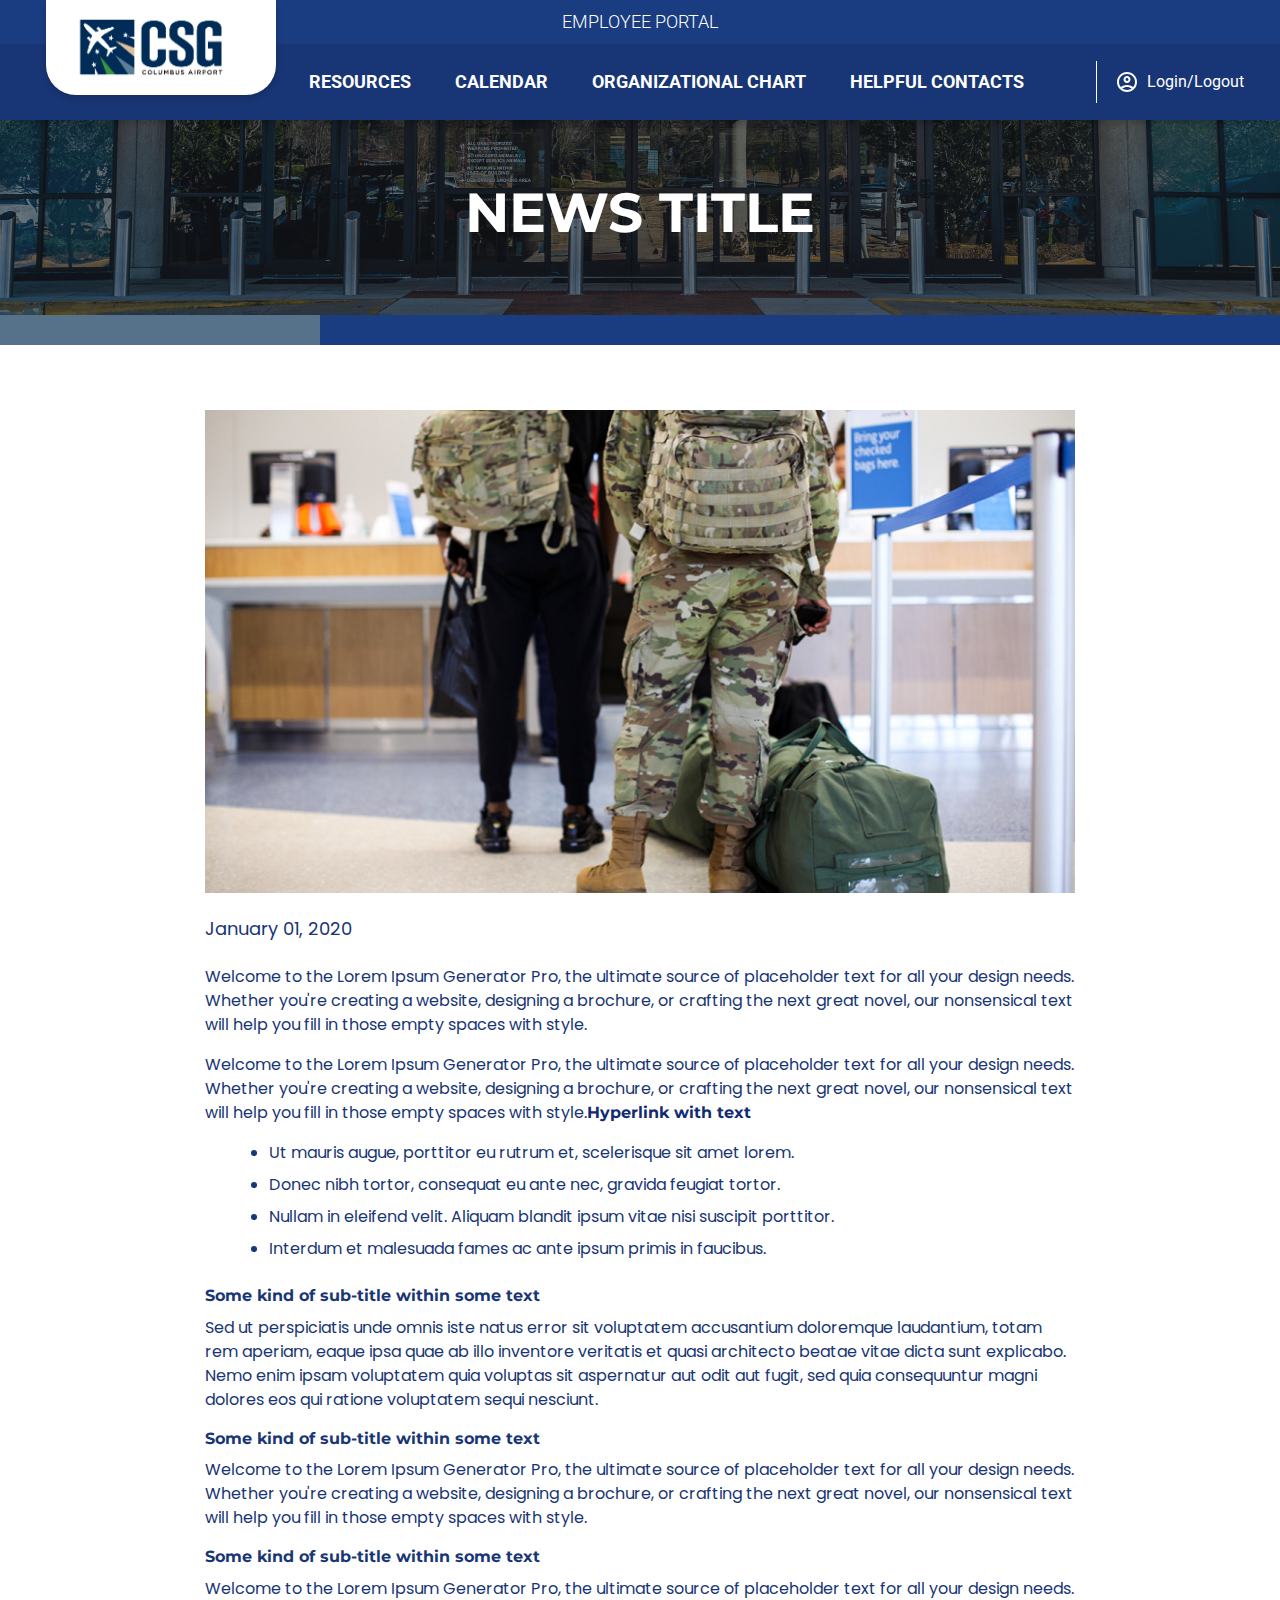
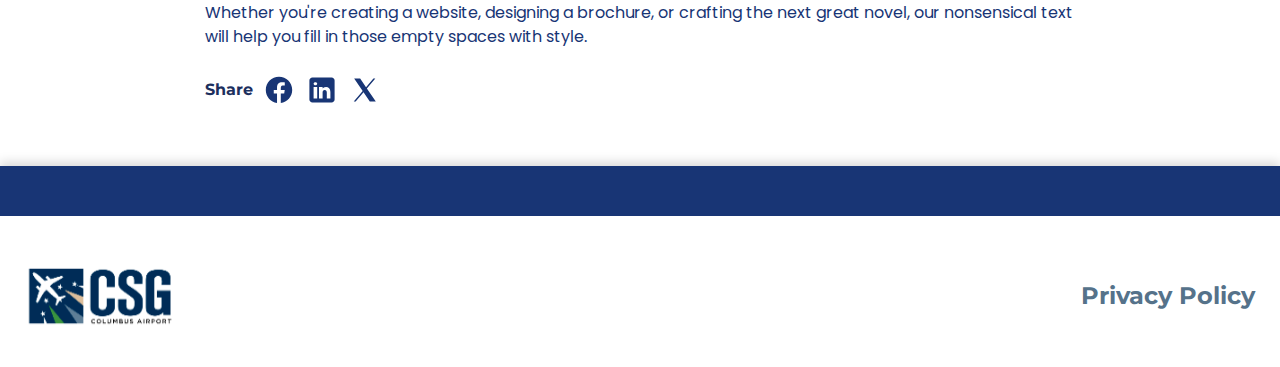
<file: news-detail.html>
<!DOCTYPE html>
<html lang="en">

<head>
    <meta charset="utf-8">
    <meta http-equiv="X-UA-Compatible" content="IE=edge">
    <meta name="viewport" content="width=device-width, initial-scale=1">
    <!-- The above 3 meta tags *must* come first in the head; any other head content must come *after* these tags -->
    <title>News Detail</title>
    <link rel="preconnect" href="https://fonts.googleapis.com">
    <link rel="preconnect" href="https://fonts.gstatic.com" crossorigin>
    <link href="https://fonts.googleapis.com/css2?family=Montserrat:ital,wght@0,100..900;1,100..900&family=Poppins:ital,wght@0,100;0,200;0,300;0,400;0,500;0,600;0,700;0,800;0,900;1,100;1,200;1,300;1,400;1,500;1,600;1,700;1,800;1,900&family=Roboto:ital,wght@0,100;0,300;0,400;0,500;0,700;0,900;1,100;1,300;1,400;1,500;1,700;1,900&display=swap" rel="stylesheet">
    <link href="css/owl.carousel.min.css" rel="stylesheet">
    <link href="css/bootstrap.min.css" rel="stylesheet">
    <link href="css/custom.css" rel="stylesheet">
    <link href="css/responsive.css" rel="stylesheet">
</head>

<body>
    <header class="main_header">
        <div class="navbar navbar-expand-xl  ">
            <div class="navbar_wraper">
                <div class="logo_wrap">
                    <a class="navbar-brand" href="#">
                        <img src="img/csg-logo.svg" alt="logo">
                    </a>
                </div>
                <button class="navbar-toggler" type="button" data-toggle="collapse" data-target="#navbarResponsive" aria-controls="navbarResponsive" aria-expanded="false" aria-label="Toggle navigation">
               <span class="icon-bar top"></span>
               <span class="icon-bar midlde"></span>
               <span class="icon-bar last"></span>
               </button>
                <div class="collapse navbar-collapse" id="navbarResponsive">
                    <div class="top_header_cont">
                       <span>Employee Portal</span>
                    </div>
                    <div class="nav_bottom  ">
                        <ul class="navbar-nav ">
                            <li class="nav-item">
                                <a class="nav-link" href="#">Resources</a>
                                <ul class="dropdown-menu">
                                    <li><a href="#"> Forms </a> </li>
                                    <li><a href="#"> Documents </a> </li>
                                    <li><a href="#"> FAQ </a> </li>
                                </ul>
                            </li>
                            <li class="nav-item">
                                <a class="nav-link" href="#">Calendar</a>
                            </li>
                            <li class="nav-item">
                                <a class="nav-link" href="#">Organizational Chart</a>
                            </li>
                            <li class="nav-item">
                                <a class="nav-link" href="#">Helpful Contacts</a>
                            </li>
                            
                        </ul>
                        <div class="user_login_wraper">
                            <a>
                                <img src="img/account_circle.svg" alt="account">
                                <span>Login/Logout</span>
                            </a>

                        </div>
                      
                    </div>
                </div>
            </div>
        </div>
    </header>

    <div class="main_banner inner_pages" style="background-image: url(./img/banner.jpg);">
        <h1>News Title</h1>
     </div>
     <div class="strips">
        <span></span>
        <span></span>
    </div>

    <div class="main_wrapper" style="">

        <div class="news_detail">
            <div class="container">


                <div class="news-dt-content">
                    <div class="news_dtl_img">
                        <img src="./img/military.png" alt="news-image">
                    </div>


                    <p class="date">
                        January 01, 2020
                    </p>
                    <p>
                        Welcome to the Lorem Ipsum Generator Pro, the ultimate source of placeholder text for all your design needs. Whether you're creating a website, designing a brochure, or crafting the next great novel, our nonsensical text will help you fill in those empty spaces with style.
                   </p>
                    <p>
                        Welcome to the Lorem Ipsum Generator Pro, the ultimate source of placeholder text for all your design needs. Whether you're creating a website, designing a brochure, or crafting the next great novel, our nonsensical text will help you fill in those empty spaces with style.<a href="#">Hyperlink with text</a>
                    </p>
                    <ul>
                        <li> Ut mauris augue, porttitor eu rutrum et, scelerisque sit amet lorem.</li>
                        <li>Donec nibh tortor, consequat eu ante nec, gravida feugiat tortor.</li>
                        <li>Nullam in eleifend velit. Aliquam blandit ipsum vitae nisi suscipit porttitor.</li>
                        <li>Interdum et malesuada fames ac ante ipsum primis in faucibus.</li>
                    </ul>


                    <h5>Some kind of sub-title within some text</h5>
                    <p>
                        Sed ut perspiciatis unde omnis iste natus error sit voluptatem accusantium doloremque laudantium, totam rem aperiam, eaque ipsa quae ab illo inventore veritatis et quasi architecto beatae vitae dicta sunt explicabo. Nemo enim ipsam voluptatem quia voluptas
                        sit aspernatur aut odit aut fugit, sed quia consequuntur magni dolores eos qui ratione voluptatem sequi nesciunt.
                    </p>
                    <h5>Some kind of sub-title within some text</h5>
                    <p>
                        Welcome to the Lorem Ipsum Generator Pro, the ultimate source of placeholder text for all your design needs. Whether you're creating a website, designing a brochure, or crafting the next great novel, our nonsensical text will help you fill in those empty spaces with style.
                    </p>
                    <h5>Some kind of sub-title within some text</h5>
                    <p>
                        Welcome to the Lorem Ipsum Generator Pro, the ultimate source of placeholder text for all your design needs. Whether you're creating a website, designing a brochure, or crafting the next great novel, our nonsensical text will help you fill in those empty spaces with style.
                    </p>

                    <div class="media-social">
                        <span>Share</span>
                        <ul>
                            <li>
                                <a href=""><img src="img/facebook.svg" alt=""> </a>
                            </li>
                            <li>
                                <a href=""><img src="img/LinkedIn.svg" alt=""> </a>
                            </li>
                            <li>
                                <a href=""><img src="img/TwitterX.svg" alt=""> </a>
                            </li>

                         
                        </ul>
                    </div>


                </div>


            </div>
        </div>









    </div>
    <footer class="footer ">



        <div class="footer-content">
            <div class="footer-row row  ">
          
                <div class="foot_logo">
                    <img src="img/csg-logo.svg" alt="logo">
                </div>
                <div class="privacy_link_wraper">
                    <a href="#">Privacy Policy</a>
                </div>
            </div>
        </div>
    </div>

</footer>
    <script src="js/jquery.js"></script>
    <script src="js/popper.js"></script>
    <script src="js/bootstrap.js"></script>
    <script src="js/expand.js"></script>
    <script src="js/owl.carousel.min.js"></script>
    <script src="js/owlmain.js"></script>
    <script>
        $(document).on("scroll", function() {
            if ($(document).scrollTop() > 0) {
                $(".main_header").addClass("shrink");

            } else {
                $(".main_header").removeClass("shrink");

            }
        });
    </script>
    <script>
        (function($) {
            /* $('.accordion_event > li:eq(0) .acco_title').addClass('active').next().slideDown();*/

            $('.acc__main .acc__title').click(function(j) {
                var dropDown = $(this).closest('.acc__card').find('.acc__panel');

                $(this).closest('.acc__main').find('.acc__panel').not(dropDown).slideUp();

                if ($(this).hasClass('active')) {
                    $(this).removeClass('active');
                } else {
                    $(this).closest('.acc__main').find('.acc__title.active').removeClass('active');
                    $(this).addClass('active');
                }

                dropDown.stop(false, true).slideToggle();

                j.preventDefault();
            });
        })(jQuery);
    </script>
    <script>
        (function($) {
            /* $('.accordion_event > li:eq(0) .acco_title').addClass('active').next().slideDown();*/

            $('.service_acco .main_acco_sv').click(function(j) {
                var dropDown = $(this).closest('.accordion_bk').find('.acco_panel_sv');

                $(this).closest('.service_acco').find('.acco_panel').not(dropDown).slideUp();

                if ($(this).hasClass('active')) {
                    $(this).removeClass('active');
                } else {
                    $(this).closest('.service_acco').find('.main_acco_sv.active').removeClass('active');
                    $(this).addClass('active');
                }

                dropDown.stop(false, true).slideToggle();

                j.preventDefault();
            });
        })(jQuery);
        (function($) {
            /* $('.accordion_event > li:eq(0) .acco_title').addClass('active').next().slideDown();*/

            $('.accordion_era .main_acco_title').click(function(j) {
                var dropDown = $(this).closest('.accordion_block').find('.acco_panel');

                $(this).closest('.accordion_era').find('.acco_panel').not(dropDown).slideUp();

                if ($(this).hasClass('active')) {
                    $(this).removeClass('active');
                } else {
                    $(this).closest('.accordion_era').find('.main_acco_title.active').removeClass('active');
                    $(this).addClass('active');
                }

                dropDown.stop(false, true).slideToggle();

                j.preventDefault();
            });
        })(jQuery);
    </script>
</body>

</html>
</file>
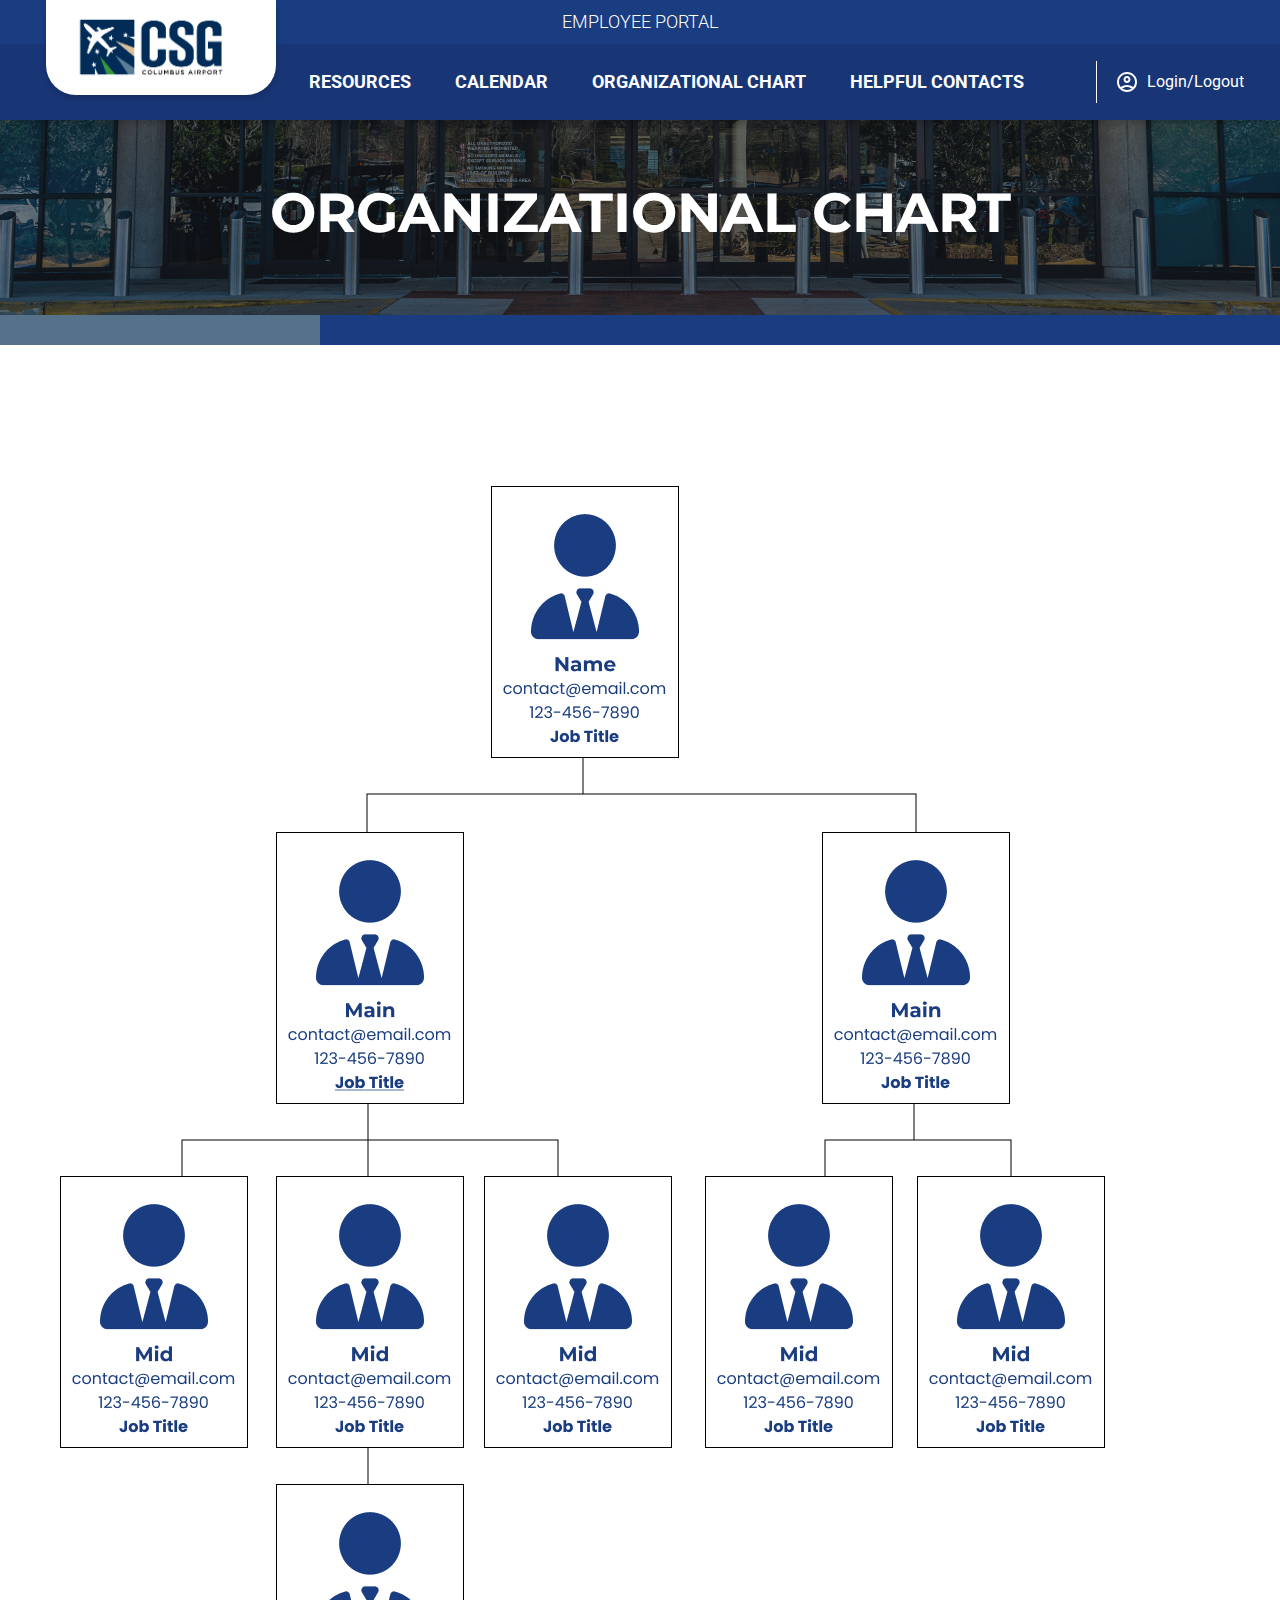
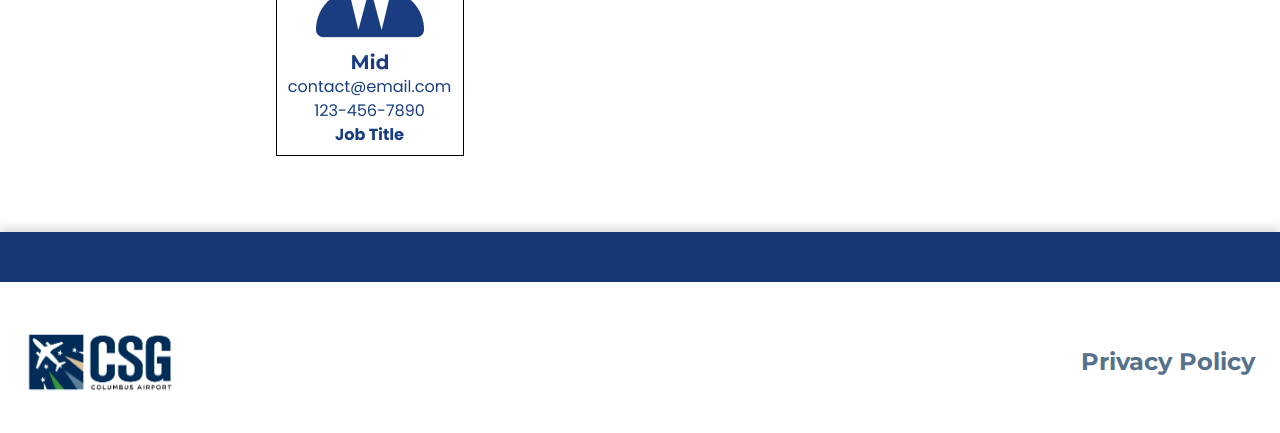
<file: organaization-chart.html>
<!DOCTYPE html>
<html lang="en">

<head>
    <meta charset="utf-8">
    <meta http-equiv="X-UA-Compatible" content="IE=edge">
    <meta name="viewport" content="width=device-width, initial-scale=1">
    <!-- The above 3 meta tags *must* come first in the head; any other head content must come *after* these tags -->
    <title>organization</title>
    <link rel="preconnect" href="https://fonts.googleapis.com">
    <link rel="preconnect" href="https://fonts.gstatic.com" crossorigin>
    <link href="https://fonts.googleapis.com/css2?family=Montserrat:ital,wght@0,100..900;1,100..900&family=Poppins:ital,wght@0,100;0,200;0,300;0,400;0,500;0,600;0,700;0,800;0,900;1,100;1,200;1,300;1,400;1,500;1,600;1,700;1,800;1,900&family=Roboto:ital,wght@0,100;0,300;0,400;0,500;0,700;0,900;1,100;1,300;1,400;1,500;1,700;1,900&display=swap" rel="stylesheet">
    <link href="css/owl.carousel.min.css" rel="stylesheet">
    <link href="css/bootstrap.min.css" rel="stylesheet">
    <link href="css/custom.css" rel="stylesheet">
    <link href="css/responsive.css" rel="stylesheet">
</head>

<body>
    <header class="main_header">
        <div class="navbar navbar-expand-xl  ">
            <div class="navbar_wraper">
                <div class="logo_wrap">
                    <a class="navbar-brand" href="#">
                        <img src="img/csg-logo.svg" alt="logo">
                    </a>
                </div>
                <button class="navbar-toggler" type="button" data-toggle="collapse" data-target="#navbarResponsive" aria-controls="navbarResponsive" aria-expanded="false" aria-label="Toggle navigation">
               <span class="icon-bar top"></span>
               <span class="icon-bar midlde"></span>
               <span class="icon-bar last"></span>
               </button>
                <div class="collapse navbar-collapse" id="navbarResponsive">
                    <div class="top_header_cont">
                       <span>Employee Portal</span>
                    </div>
                    <div class="nav_bottom  ">
                        <ul class="navbar-nav ">
                            <li class="nav-item">
                                <a class="nav-link" href="#">Resources</a>
                                <ul class="dropdown-menu">
                                    <li><a href="#"> Forms </a> </li>
                                    <li><a href="#"> Documents </a> </li>
                                    <li><a href="#"> FAQ </a> </li>
                                </ul>
                            </li>
                            <li class="nav-item">
                                <a class="nav-link" href="#">Calendar</a>
                            </li>
                            <li class="nav-item">
                                <a class="nav-link" href="#">Organizational Chart</a>
                            </li>
                            <li class="nav-item">
                                <a class="nav-link" href="#">Helpful Contacts</a>
                            </li>
                            
                        </ul>
                        <div class="user_login_wraper">
                            <a>
                                <img src="img/account_circle.svg" alt="account">
                                <span>Login/Logout</span>
                            </a>

                        </div>
                      
                    </div>
                </div>
            </div>
        </div>
    </header>

    <div class="main_banner inner_pages" style="background-image: url(./img/banner.jpg);">
        <h1>Organizational Chart</h1>
     </div>
     <div class="strips">
        <span></span>
        <span></span>
    </div>

    <div class="main_wrapper organization_main_wraper" style="">
        
        <div class="organization_wraper">
            <div class="container">
                <img src="img/org.png" alt=""/>
            </div>
           
        </div>









    </div>
    <footer class="footer ">



        <div class="footer-content">
            <div class="footer-row row  ">
          
                <div class="foot_logo">
                    <img src="img/csg-logo.svg" alt="logo">
                </div>
                <div class="privacy_link_wraper">
                    <a href="#">Privacy Policy</a>
                </div>
            </div>
        </div>
    </div>

</footer>
    <script src="js/jquery.js"></script>
    <script src="js/popper.js"></script>
    <script src="js/bootstrap.js"></script>
    <script src="js/expand.js"></script>
    <script src="js/owl.carousel.min.js"></script>
    <script src="js/owlmain.js"></script>
    <script>
        $(document).on("scroll", function() {
            if ($(document).scrollTop() > 0) {
                $(".main_header").addClass("shrink");

            } else {
                $(".main_header").removeClass("shrink");

            }
        });
    </script>
    <script>
        (function($) {
            /* $('.accordion_event > li:eq(0) .acco_title').addClass('active').next().slideDown();*/

            $('.acc__main .acc__title').click(function(j) {
                var dropDown = $(this).closest('.acc__card').find('.acc__panel');

                $(this).closest('.acc__main').find('.acc__panel').not(dropDown).slideUp();

                if ($(this).hasClass('active')) {
                    $(this).removeClass('active');
                } else {
                    $(this).closest('.acc__main').find('.acc__title.active').removeClass('active');
                    $(this).addClass('active');
                }

                dropDown.stop(false, true).slideToggle();

                j.preventDefault();
            });
        })(jQuery);
    </script>
    <script>
        (function($) {
            /* $('.accordion_event > li:eq(0) .acco_title').addClass('active').next().slideDown();*/

            $('.service_acco .main_acco_sv').click(function(j) {
                var dropDown = $(this).closest('.accordion_bk').find('.acco_panel_sv');

                $(this).closest('.service_acco').find('.acco_panel').not(dropDown).slideUp();

                if ($(this).hasClass('active')) {
                    $(this).removeClass('active');
                } else {
                    $(this).closest('.service_acco').find('.main_acco_sv.active').removeClass('active');
                    $(this).addClass('active');
                }

                dropDown.stop(false, true).slideToggle();

                j.preventDefault();
            });
        })(jQuery);
        (function($) {
            /* $('.accordion_event > li:eq(0) .acco_title').addClass('active').next().slideDown();*/

            $('.accordion_era .main_acco_title').click(function(j) {
                var dropDown = $(this).closest('.accordion_block').find('.acco_panel');

                $(this).closest('.accordion_era').find('.acco_panel').not(dropDown).slideUp();

                if ($(this).hasClass('active')) {
                    $(this).removeClass('active');
                } else {
                    $(this).closest('.accordion_era').find('.main_acco_title.active').removeClass('active');
                    $(this).addClass('active');
                }

                dropDown.stop(false, true).slideToggle();

                j.preventDefault();
            });
        })(jQuery);
    </script>
</body>

</html>
</file>
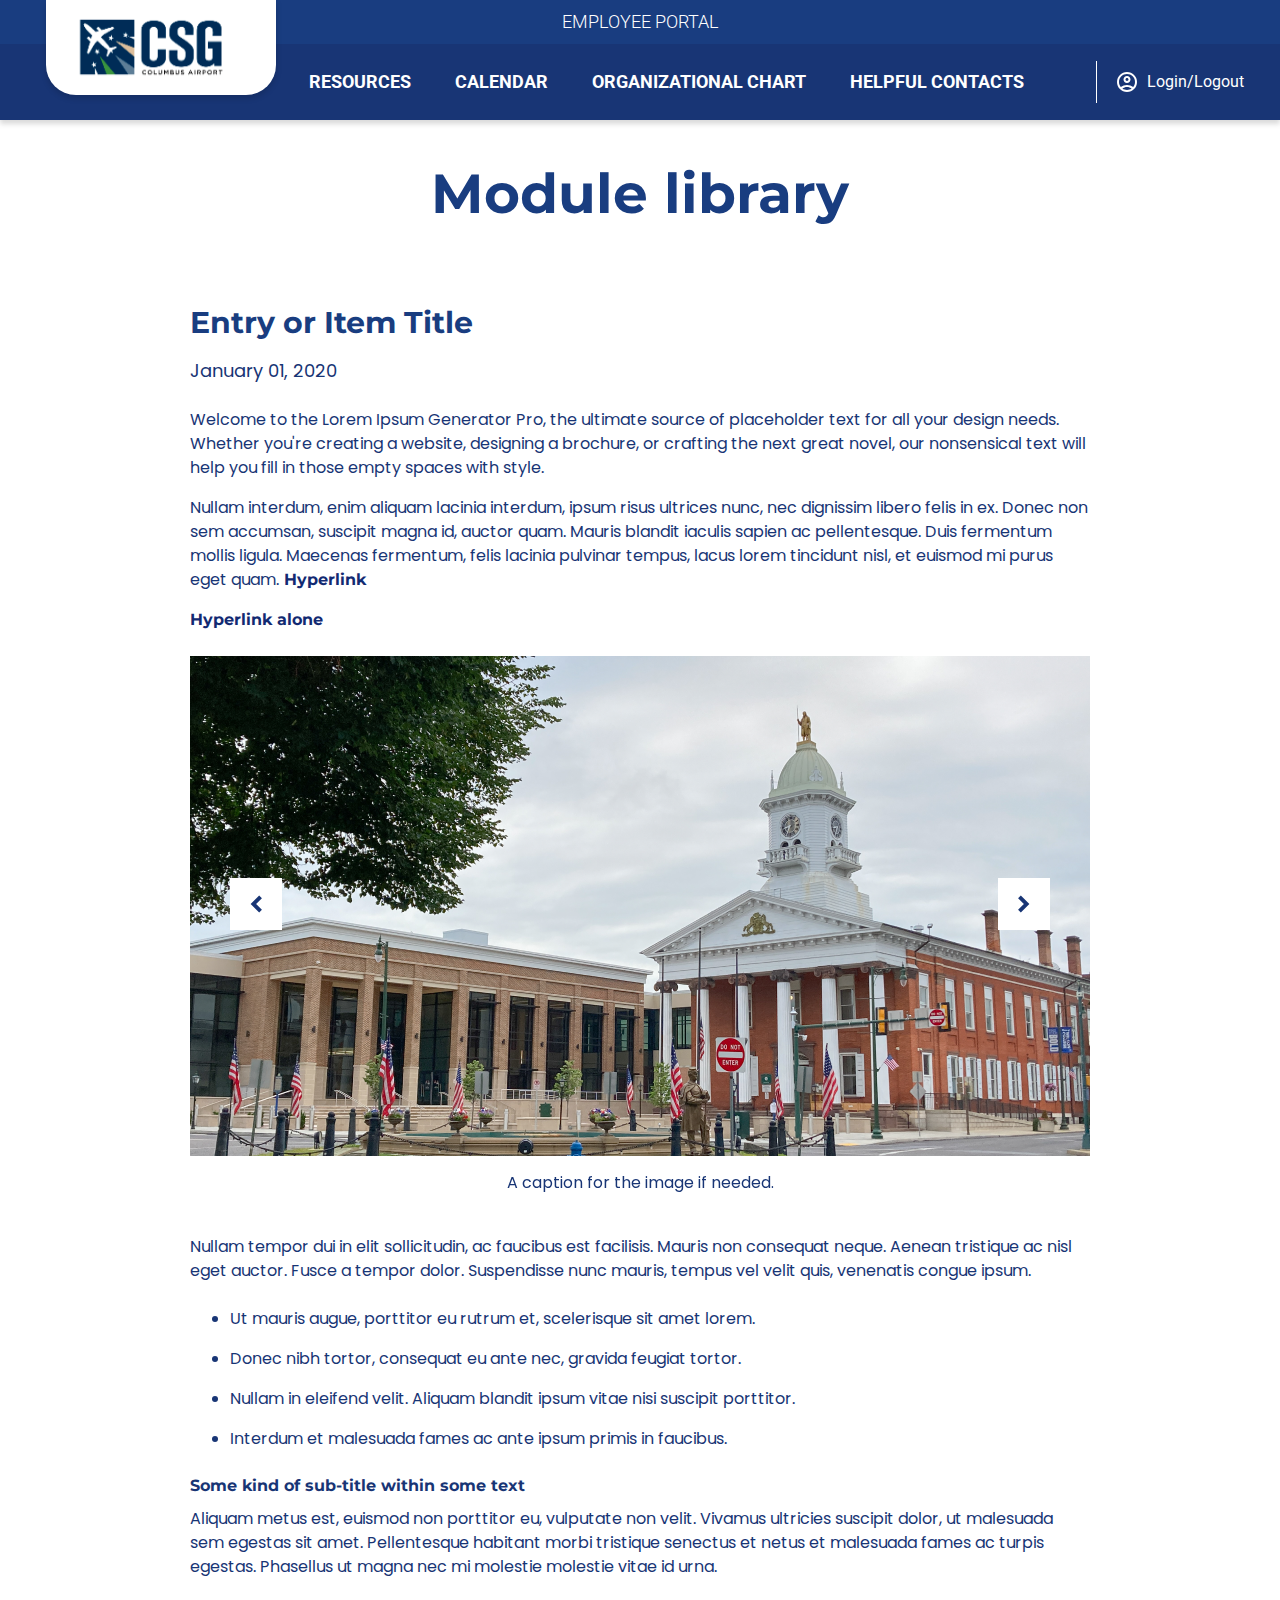
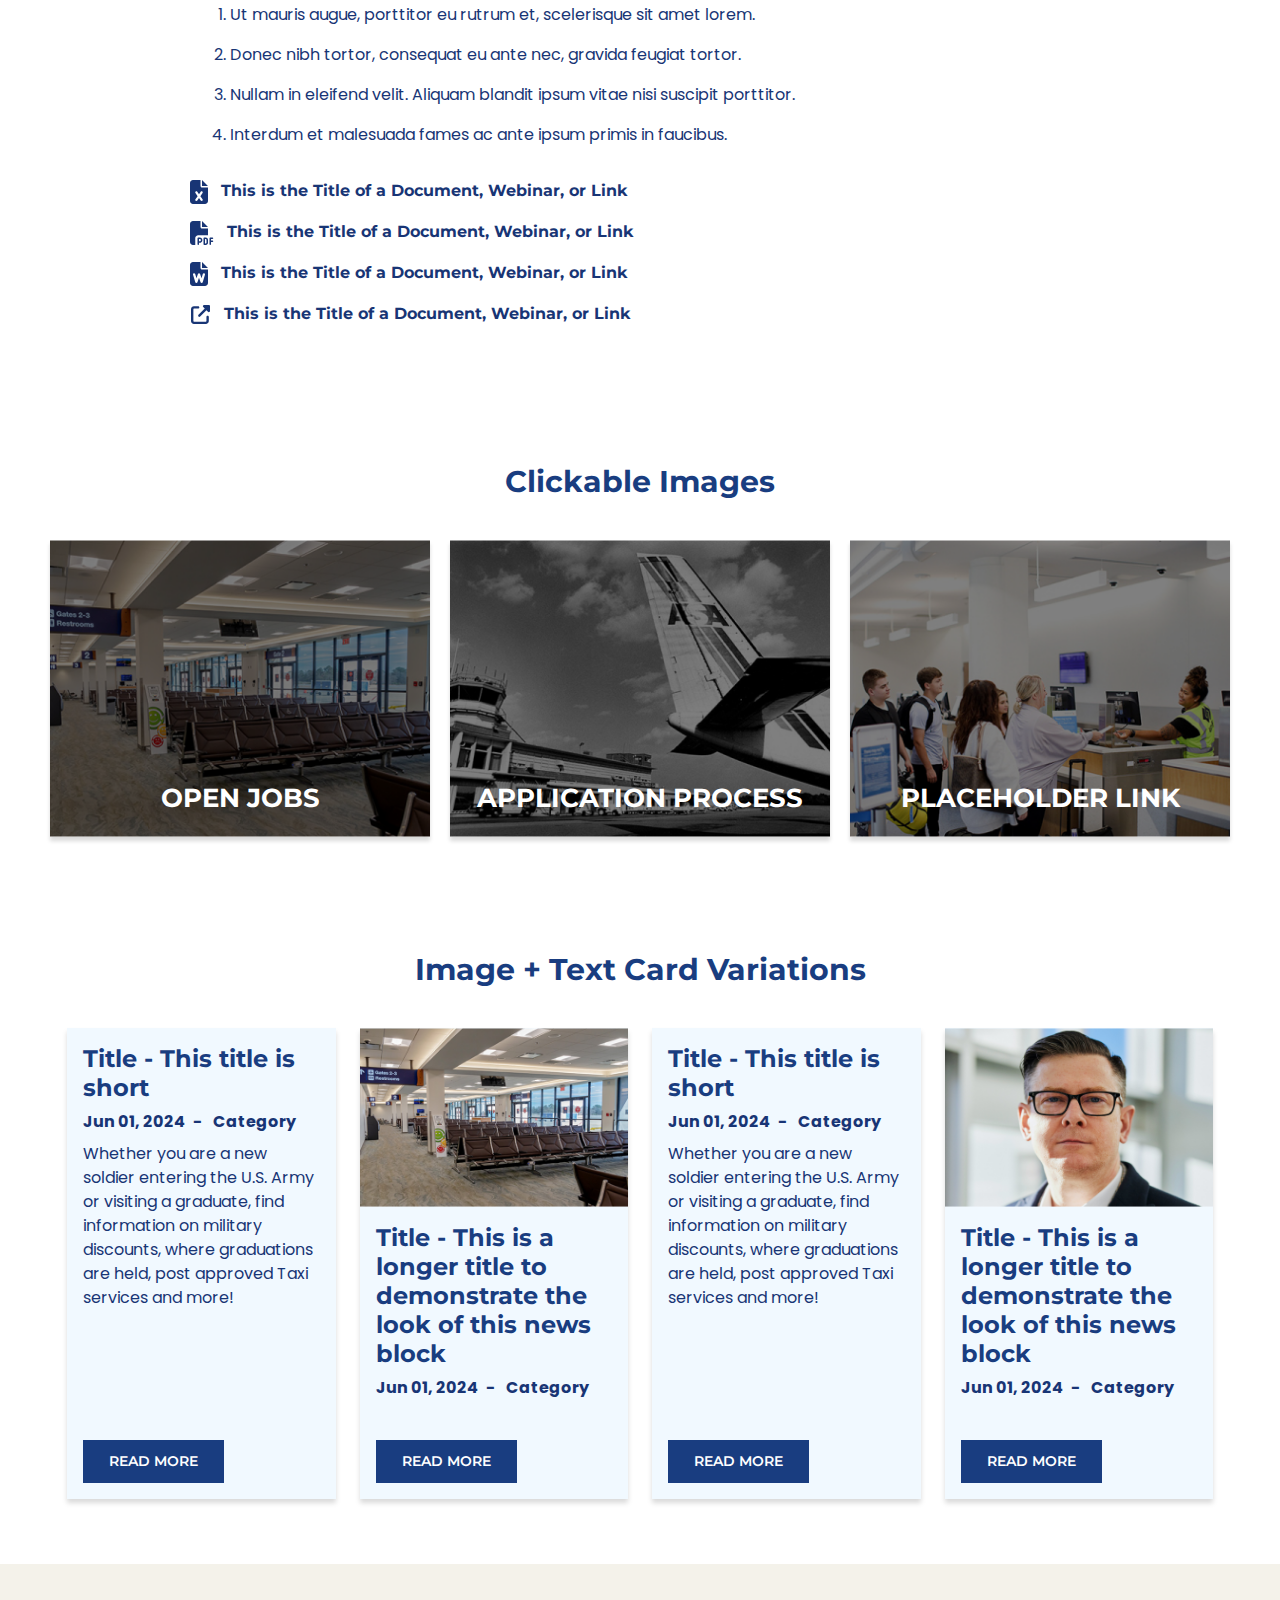
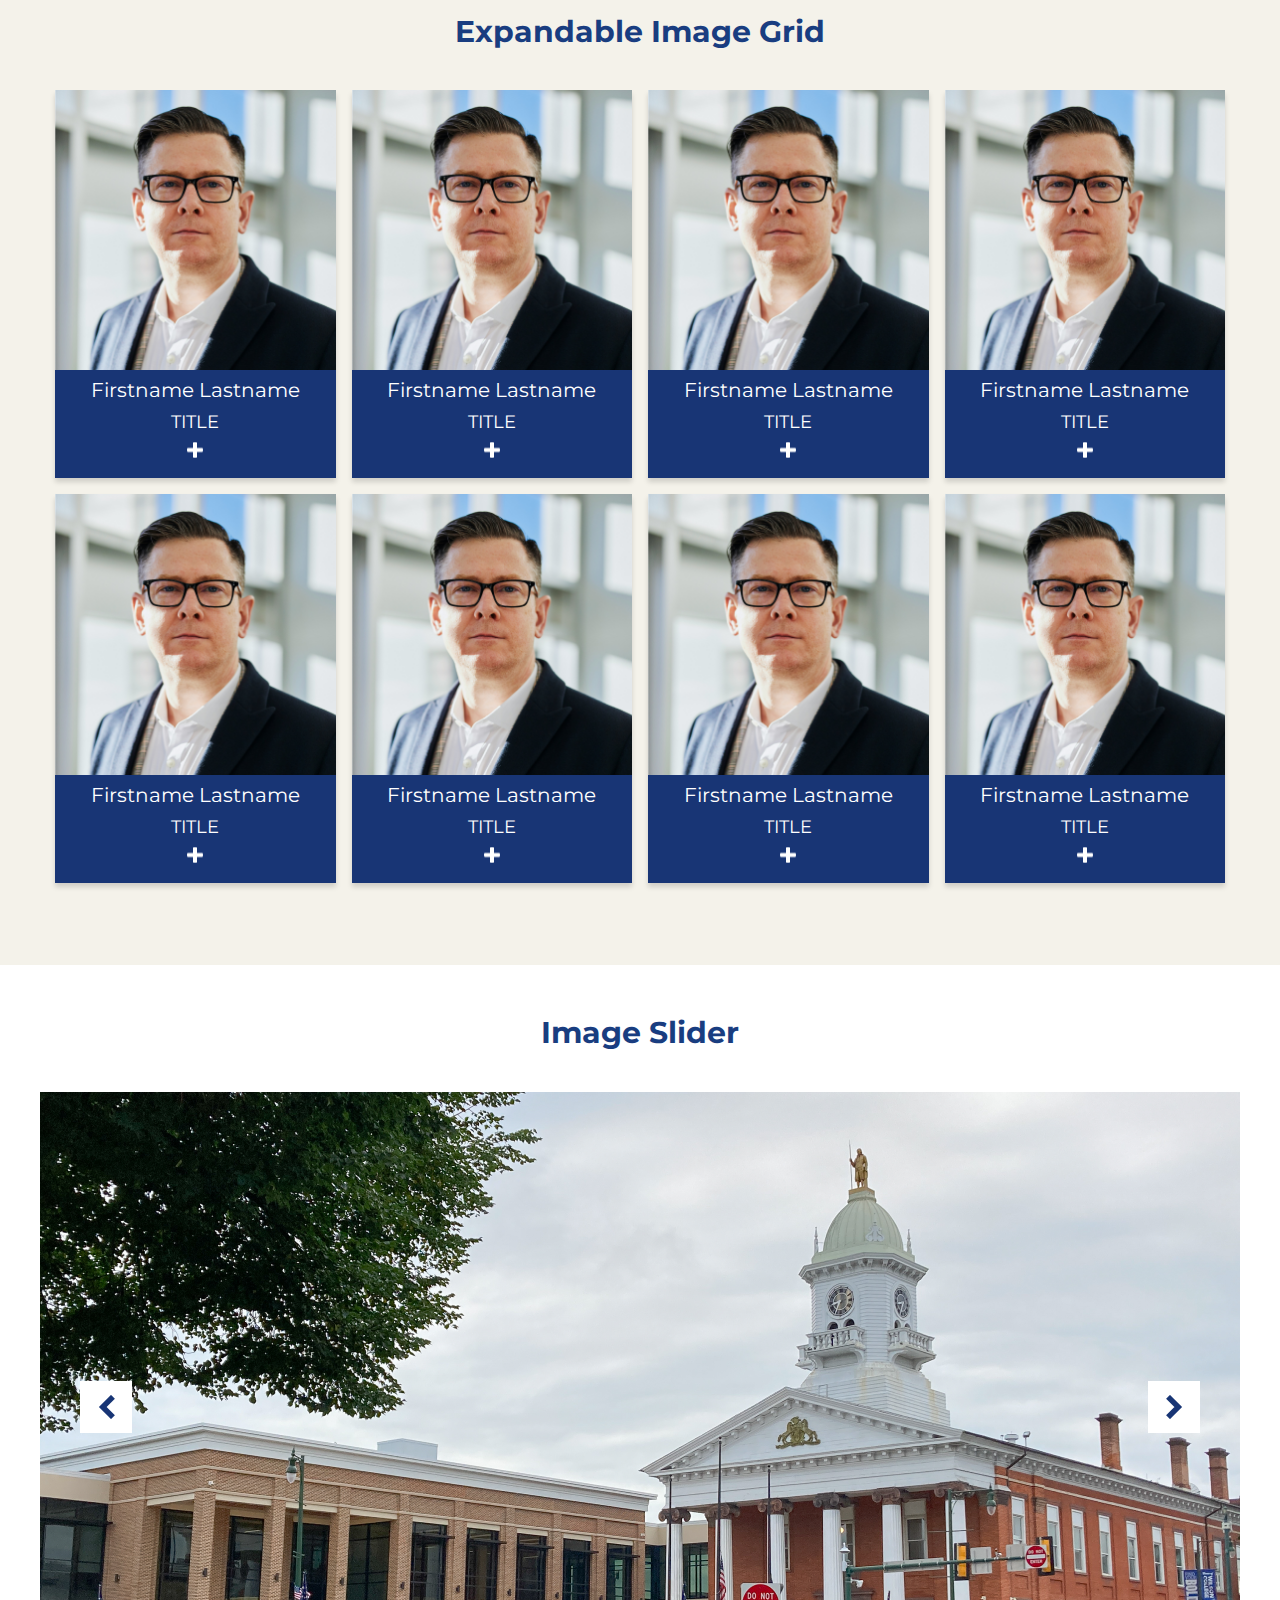
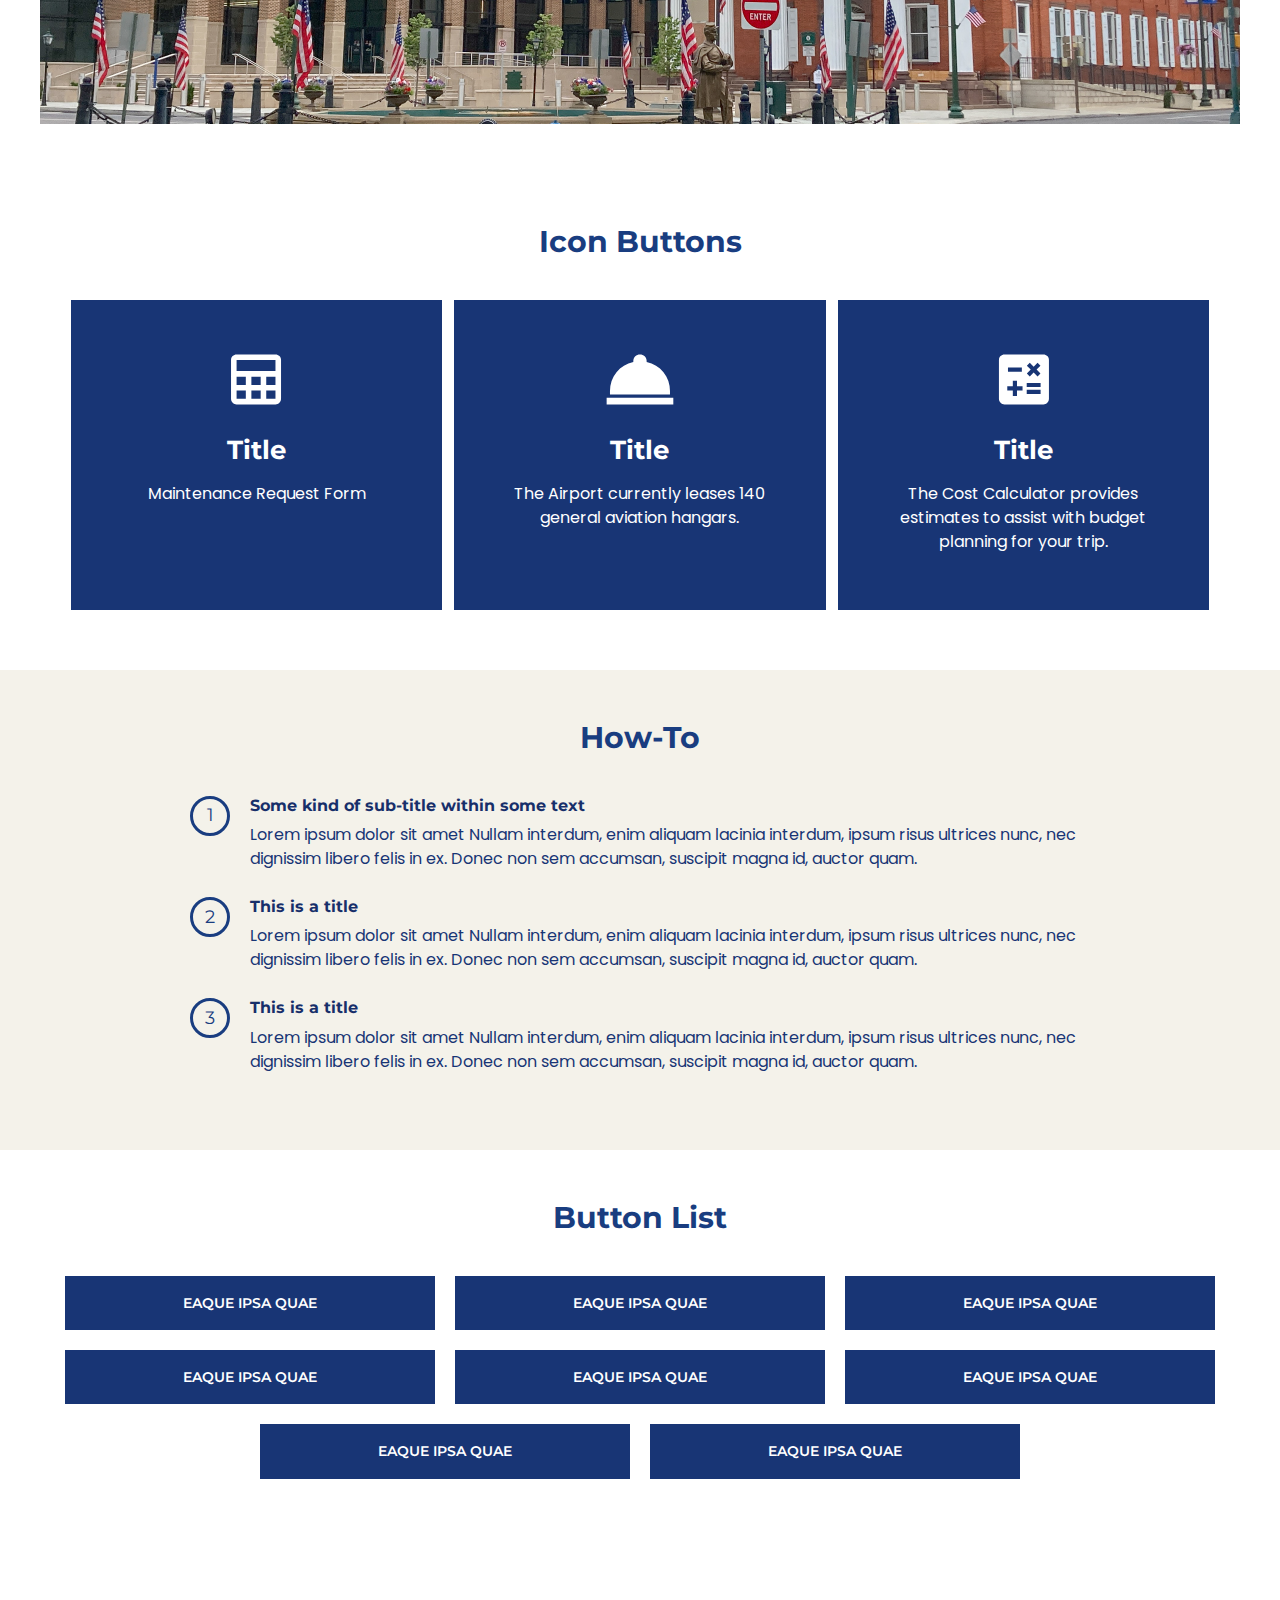
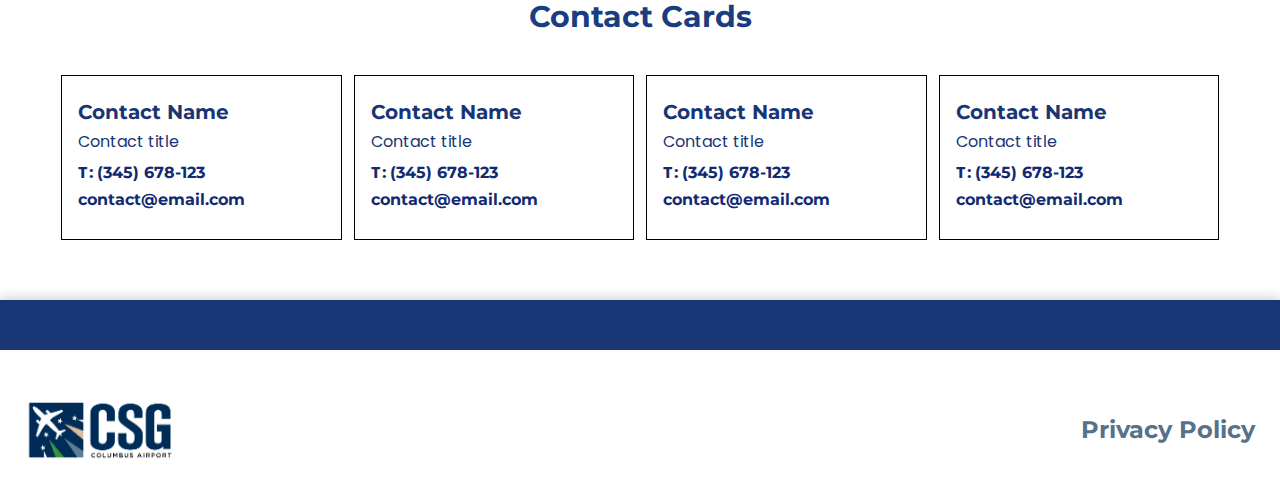
<file: page-builder.html>
<!DOCTYPE html>
<html lang="en">

<head>
    <meta charset="utf-8">
    <meta http-equiv="X-UA-Compatible" content="IE=edge">
    <meta name="viewport" content="width=device-width, initial-scale=1">
    <!-- The above 3 meta tags *must* come first in the head; any other head content must come *after* these tags -->
    <title>Page Builder</title>
    <link rel="preconnect" href="https://fonts.googleapis.com">
    <link rel="preconnect" href="https://fonts.gstatic.com" crossorigin>
    <link href="https://fonts.googleapis.com/css2?family=Montserrat:ital,wght@0,100..900;1,100..900&family=Poppins:ital,wght@0,100;0,200;0,300;0,400;0,500;0,600;0,700;0,800;0,900;1,100;1,200;1,300;1,400;1,500;1,600;1,700;1,800;1,900&family=Roboto:ital,wght@0,100;0,300;0,400;0,500;0,700;0,900;1,100;1,300;1,400;1,500;1,700;1,900&display=swap" rel="stylesheet">
    <link href="css/owl.carousel.min.css" rel="stylesheet">
    <link href="css/bootstrap.min.css" rel="stylesheet">
    <link href="css/custom.css" rel="stylesheet">
    <link href="css/responsive.css" rel="stylesheet">
</head>

<body>
    <header class="main_header">
        <div class="navbar navbar-expand-xl  ">
            <div class="navbar_wraper">
                <div class="logo_wrap">
                    <a class="navbar-brand" href="#">
                        <img src="img/csg-logo.svg" alt="logo">
                    </a>
                </div>
                <button class="navbar-toggler" type="button" data-toggle="collapse" data-target="#navbarResponsive" aria-controls="navbarResponsive" aria-expanded="false" aria-label="Toggle navigation">
               <span class="icon-bar top"></span>
               <span class="icon-bar midlde"></span>
               <span class="icon-bar last"></span>
               </button>
                <div class="collapse navbar-collapse" id="navbarResponsive">
                    <div class="top_header_cont">
                       <span>Employee Portal</span>
                    </div>
                    <div class="nav_bottom  ">
                        <ul class="navbar-nav ">
                            <li class="nav-item">
                                <a class="nav-link" href="#">Resources</a>
                                <ul class="dropdown-menu">
                                    <li><a href="#"> Forms </a> </li>
                                    <li><a href="#"> Documents </a> </li>
                                    <li><a href="#"> FAQ </a> </li>
                                </ul>
                            </li>
                            <li class="nav-item">
                                <a class="nav-link" href="#">Calendar</a>
                            </li>
                            <li class="nav-item">
                                <a class="nav-link" href="#">Organizational Chart</a>
                            </li>
                            <li class="nav-item">
                                <a class="nav-link" href="#">Helpful Contacts</a>
                            </li>
                            
                        </ul>
                        <div class="user_login_wraper">
                            <a>
                                <img src="img/account_circle.svg" alt="account">
                                <span>Login/Logout</span>
                            </a>

                        </div>
                      
                    </div>
                </div>
            </div>
        </div>
    </header>
    <div class="main_wrapper" style="">
        <div class="page_title">
            <h1>Module library</h1>
        </div>
      
        <div class="middle_wrap">
            <div class="generic_middle_block">
                <h2>Entry or Item Title</h2>
                <span class="date"> January 01, 2020 </span>
                <p>
                  Welcome to the Lorem Ipsum Generator Pro, the ultimate source of placeholder text for all your design needs. Whether you're creating a website, designing a brochure, or crafting the next great novel, our nonsensical text will help you fill in those empty spaces with style.
                </p>
              
                
                <p>
                    Nullam interdum, enim aliquam lacinia interdum, ipsum risus ultrices nunc, nec dignissim libero felis in ex. Donec non sem accumsan, suscipit magna id, auctor quam. Mauris blandit iaculis sapien ac pellentesque. Duis fermentum mollis ligula. Maecenas
                    fermentum, felis lacinia pulvinar tempus, lacus lorem tincidunt nisl, et euismod mi purus eget quam.<a href="#"> Hyperlink</a>
                </p>
                <a href="#"> Hyperlink alone</a>
                <div id="general-slider" class="carousel slide general_carousel pointer-event" data-ride="carousel">
                    <div class="carousel-inner">
                        <div class="carousel-item active">
                            <img src="img/banner2.png" alt="">
                            <div class="caption-carousel text-center">
                                <p>A caption for the image if needed.</p>
                            </div>
                        </div>
                        <div class="carousel-item">
                            <img src="img/banner2.png" alt="">
                            <div class="caption-carousel text-center">
                                <p>A caption for the image if needed.</p>
                            </div>
                        </div>
                        <div class="carousel-item">
                            <img src="img/banner2.png" alt="">
                            <div class="caption-carousel text-center">
                                <p>A caption for the image if needed.</p>
                            </div>
                        </div>
                    </div>
                    <a class="carousel-control-prev" href="#general-slider" data-slide="prev">
                        <img src="img/arrow_back_ios_new.svg" alt="arrow-left">
                    </a>
                    <a class="carousel-control-next" href="#general-slider" data-slide="next">
                        <img src="img/arrow_back_ios_new.svg" alt="arrow-right">
                    </a>
                </div>
                <p>
                    Nullam tempor dui in elit sollicitudin, ac faucibus est facilisis. Mauris non consequat neque. Aenean tristique ac nisl eget auctor. Fusce a tempor dolor. Suspendisse nunc mauris, tempus vel velit quis, venenatis congue ipsum.
                </p>
                <ul>
                    <li> Ut mauris augue, porttitor eu rutrum et, scelerisque sit amet lorem.</li>
                    <li>Donec nibh tortor, consequat eu ante nec, gravida feugiat tortor.</li>
                    <li>Nullam in eleifend velit. Aliquam blandit ipsum vitae nisi suscipit porttitor.</li>
                    <li>Interdum et malesuada fames ac ante ipsum primis in faucibus.</li>
                </ul>
                <h5 style="margin-bottom: 10px">Some kind of sub-title within some text</h5>
                <p>Aliquam metus est, euismod non porttitor eu, vulputate non velit. Vivamus ultricies suscipit dolor, ut malesuada sem egestas sit amet. Pellentesque habitant morbi tristique senectus et netus et malesuada fames ac turpis egestas. Phasellus
                    ut magna nec mi molestie molestie vitae id urna.
                </p>
                <ol>
                    <li> Ut mauris augue, porttitor eu rutrum et, scelerisque sit amet lorem.</li>
                    <li>Donec nibh tortor, consequat eu ante nec, gravida feugiat tortor.</li>
                    <li>Nullam in eleifend velit. Aliquam blandit ipsum vitae nisi suscipit porttitor.</li>
                    <li>Interdum et malesuada fames ac ante ipsum primis in faucibus.</li>
                </ol>
                <div class="document_era">
                    <a href="#" class="doc_block"> <img src="img/file-excel.svg" alt="pdf"> <span> This is the Title of a Document, Webinar, or Link</span> </a>
                    <a href="#" class="doc_block"> <img src="img/file-pdf.svg" alt="link"> <span> This is the Title of a Document, Webinar, or Link </span>
                    <a href="#" class="doc_block"> <img src="img/file-word.svg" alt="pdf"> <span> This is the Title of a Document, Webinar, or Link</span> </a>
                    <a href="#" class="doc_block"> <img src="img/link-open.svg" alt="link"> <span> This is the Title of a Document, Webinar, or Link </span>
                    </a>
                </div>
            </div>
        </div>
        <!--
            <section class="gen_video_img  ">
                <div class="topTitle">
                    <h2>Full, 1/2, 1/4 Width Image or Video</h2>
                </div>
                <img src="img/banner.jpg">
            </section>
            -->
        <section class="img_buttons ">
            <div class="topTitle">
                <h2>Clickable Images</h2>
            </div>
            <div class="container">
                <div class="img_button_row row ">
                  
                    <div class="col-md-4 img_btn_col ">
                        <div class="img_block ">
                            <a href="# ">
                                <img src="img/click1.png" alt=" ">
                                <div class="img_block_descr ">
                                    <span class="h3">OPEN JOBS </span>
                                    <!-- <p>
                                 Optional Text on Hover. Nul lam interdum, enim aliquam lacinia interdum, ipsum risus ultrices nunc, Lorem ipsum nec dignissim libero felis in ex echo.
                                 </p>-->
                                </div>
                            </a>
                        </div>
                    </div>
                    <div class="col-md-4 img_btn_col ">
                        <div class="img_block ">
                            <a href="# ">
                                <img src="img/click2.png" alt=" ">
                                <div class="img_block_descr ">
                                    <span class="h3">APPLICATION
                                        PROCESS </span>
                                    <!-- <p>
                                 Optional Text on Hover. Nul lam interdum, enim aliquam lacinia interdum, ipsum risus ultrices nunc, Lorem ipsum nec dignissim libero felis in ex echo.
                                 </p>-->
                                </div>
                            </a>
                        </div>
                    </div>
                    <div class="col-md-4 img_btn_col ">
                        <div class="img_block ">
                            <a href="# ">
                                <img src="img/click3.png" alt=" ">
                                <div class="img_block_descr ">
                                    <span class="h3">PLACEHOLDER LINK</span>
                                    <!-- <p>
                                 Optional Text on Hover. Nul lam interdum, enim aliquam lacinia interdum, ipsum risus ultrices nunc, Lorem ipsum nec dignissim libero felis in ex echo.
                                 </p>-->
                                </div>
                            </a>
                        </div>
                    </div>
                </div>
            </div>
        </section>
        <section class="img_text_card alignwide">
            <div class="container">
                <div class="topTitle">
                    <h2>Image + Text Card Variations</h2>
                </div>
                <div class="img_text_card_row row">
                    <div class="col-md-3  img_text_card_col">
                        <div class="text-img-wrap">
                            <a href="#">
                                
                                <div class="text_card_main">
                                    
                                    <div class="text_card_block">
                                        <h3>Title - This title is short</h3>
                                        <div class="cat_date_wraper">
                                            <span class="date">Jun 01, 2024</span>
                                            <div class="category">
                                                Category
                                            </div>
                                        </div>
                                        <p>Whether you are a new soldier entering the U.S. Army or visiting a graduate, find information on military discounts, where graduations are held, post approved Taxi services and more!</p>
                                       
                                    </div>
                                </div>
                                <div class="read_btn_wraper"><button class="btn_sm">Read More</button></div>
                                
                            </a>
                        </div>
                    </div>
                    <div class="col-md-3  img_text_card_col">
                        <div class="text-img-wrap">
                            <a href="#">
                                <div class="text_card_main">
                                    <div class="img_card_block">
                                        <img src="img/news1.png" alt="">
                                     
                                    </div>
                                    <div class="text_card_block">
                                        <h3>Title - This is a longer title to demonstrate the look of this news block</h3>
                                        <div class="cat_date_wraper">
                                            <span class="date">Jun 01, 2024</span>
                                            <div class="category">
                                                Category
                                            </div>
                                        </div>
                                       
                                    </div>
                                </div>
                                
                                <div class="read_btn_wraper"><button class="btn_sm">Read More</button></div>
                            </a>
                        </div>
                    </div>
                    <div class="col-md-3  img_text_card_col">
                        <div class="text-img-wrap">
                            <a href="#">
                            
                                <div class="text_card_main">
                                    
                                    <div class="text_card_block">
                                        <h3>Title - This title is short</h3>
                                        <div class="cat_date_wraper">
                                            <span class="date">Jun 01, 2024</span>
                                            <div class="category">
                                                Category
                                            </div>
                                        </div>
                                        <p>Whether you are a new soldier entering the U.S. Army or visiting a graduate, find information on military discounts, where graduations are held, post approved Taxi services and more!</p>
                                       
                                    </div>
                                </div>
                                <div class="read_btn_wraper"><button class="btn_sm">Read More</button></div>
                            </a>
                        </div>
                    </div>
                    <div class="col-md-3  img_text_card_col">
                        <div class="text-img-wrap">
                            <a href="#">
                                <div class="text_card_main">
                                    <div class="img_card_block">
                                        <img src="img/news2.png" alt="">
                                     
                                    </div>
                                    <div class="text_card_block">
                                        <h3>Title - This is a longer title to demonstrate the look of this news block</h3>
                                        <div class="cat_date_wraper">
                                            <span class="date">Jun 01, 2024</span>
                                            <div class="category">
                                                Category
                                            </div>
                                        </div>
                                       
                                    </div>
                                </div>
                                <div class="read_btn_wraper"><button class="btn_sm">Read More</button></div>
                            </a>
                        </div>
                    </div>
                </div>
            </div>
        </section>
        <section class="expand_img_grid lightgray">
            <div class="container">
                <div class="topTitle">
                    <h2>Expandable Image Grid</h2>
                </div>
                <div class="expanding-grid">
                    <ul class="links">
                        <li>
                            <a href="#section1">
                                <div class="expand_box">
                                    <div class="expand_img">
                                        <img src="img/profile.png" alt="">
                                    </div>
                                    <div class="expand_det">
                                        <h3>Firstname Lastname</h3>
                                        <p>Title</p>
                                        <div class="plus-minus_icon"></div>
                                    </div>
                                </div>
                            </a>
                        </li>
                        <li>
                            <a href="#section2">
                                <div class="expand_box">
                                    <div class="expand_img">
                                        <img src="img/profile.png" alt="">
                                    </div>
                                    <div class="expand_det">
                                        <h3>Firstname Lastname</h3>
                                        <p>Title</p>
                                        <div class="plus-minus_icon"></div>
                                    </div>
                                </div>
                            </a>
                        </li>
                        <li>
                            <a href="#section3">
                                <div class="expand_box">
                                    <div class="expand_img">
                                        <img src="img/profile.png" alt="">
                                    </div>
                                    <div class="expand_det">
                                        <h3>Firstname Lastname</h3>
                                        <p>Title</p>
                                        <div class="plus-minus_icon"></div>
                                    </div>
                                </div>
                            </a>
                        </li>
                        <li>
                            <a href="#section4">
                                <div class="expand_box">
                                    <div class="expand_img">
                                        <img src="img/profile.png" alt="">
                                    </div>
                                    <div class="expand_det">
                                        <h3>Firstname Lastname</h3>
                                        <p>Title</p>
                                        <div class="plus-minus_icon"></div>
                                    </div>
                                </div>
                            </a>
                        </li>
                        <li>
                            <a href="#section5">
                                <div class="expand_box">
                                    <div class="expand_img">
                                        <img src="img/profile.png" alt="">
                                    </div>
                                    <div class="expand_det">
                                        <h3>Firstname Lastname</h3>
                                        <p>Title</p>
                                        <div class="plus-minus_icon"></div>
                                    </div>
                                </div>
                            </a>
                        </li>
                        <li>
                            <a href="#section6">
                                <div class="expand_box">
                                    <div class="expand_img">
                                        <img src="img/profile.png" alt="">
                                    </div>
                                    <div class="expand_det">
                                        <h3>Firstname Lastname</h3>
                                        <p>Title</p>
                                        <div class="plus-minus_icon"></div>
                                    </div>
                                </div>
                            </a>
                        </li>
                        <li>
                            <a href="#section7">
                                <div class="expand_box">
                                    <div class="expand_img">
                                        <img src="img/profile.png" alt="">
                                    </div>
                                    <div class="expand_det">
                                        <h3>Firstname Lastname</h3>
                                        <p>Title</p>
                                        <div class="plus-minus_icon"></div>
                                    </div>
                                </div>
                            </a>
                        </li>
                        <li>
                            <a href="#section8">
                                <div class="expand_box">
                                    <div class="expand_img">
                                        <img src="img/profile.png" alt="">
                                    </div>
                                    <div class="expand_det">
                                        <h3>Firstname Lastname</h3>
                                        <p>Title</p>
                                        <div class="plus-minus_icon"></div>
                                    </div>
                                </div>
                            </a>
                        </li>
                    </ul>
                    <div id="section2" class="expanding-container">
                        <div class="expand-content">
                            <p>
                                Nullam interdum, enim aliquam lacinia interdum, ipsum risus ultrices nunc, nec dignissim libero felis in ex. Donec non sem accumsan, suscipit magna id, auctor quam. Mauris blandit iaculis sapien ac pellentesque. Duis fermentum mollis ligula. Maecenas
                                fermentum, felis lacinia pulvinar tempus, lacus lorem tincidunt nisl, et euismod mi purus eget quam.
                            </p>
                       
                        </div>
                    </div>
                    <div id="section1" class="expanding-container">
                        <div class="expand-content">
                            <p>
                                Nullam interdum, enim aliquam lacinia interdum, ipsum risus ultrices nunc, nec dignissim libero felis in ex. Donec non sem accumsan, suscipit magna id, auctor quam. Mauris blandit iaculis sapien ac pellentesque. Duis fermentum mollis ligula. Maecenas
                                fermentum, felis lacinia pulvinar tempus, lacus lorem tincidunt nisl, et euismod mi purus eget quam.
                            </p>
                           
                        </div>
                    </div>
                    <div id="section3" class="expanding-container">
                        <div class="expand-content">
                            <p>
                                Nullam interdum, enim aliquam lacinia interdum, ipsum risus ultrices nunc, nec dignissim libero felis in ex. Donec non sem accumsan, suscipit magna id, auctor quam. Mauris blandit iaculis sapien ac pellentesque. Duis fermentum mollis ligula. Maecenas
                                fermentum, felis lacinia pulvinar tempus, lacus lorem tincidunt nisl, et euismod mi purus eget quam.
                            </p>
                           
                        </div>
                    </div>
                    <div id="section4" class="expanding-container">
                        <div class="expand-content">
                            <p>
                                Nullam interdum, enim aliquam lacinia interdum, ipsum risus ultrices nunc, nec dignissim libero felis in ex. Donec non sem accumsan, suscipit magna id, auctor quam. Mauris blandit iaculis sapien ac pellentesque. Duis fermentum mollis ligula. Maecenas
                                fermentum, felis lacinia pulvinar tempus, lacus lorem tincidunt nisl, et euismod mi purus eget quam.
                            </p>
                          
                        </div>
                    </div>
                    <div id="section5" class="expanding-container">
                        <div class="expand-content">
                            <p>
                                Nullam interdum, enim aliquam lacinia interdum, ipsum risus ultrices nunc, nec dignissim libero felis in ex. Donec non sem accumsan, suscipit magna id, auctor quam. Mauris blandit iaculis sapien ac pellentesque. Duis fermentum mollis ligula. Maecenas
                                fermentum, felis lacinia pulvinar tempus, lacus lorem tincidunt nisl, et euismod mi purus eget quam.
                            </p>
                         
                        </div>
                    </div>
                    <div id="section6" class="expanding-container">
                        <div class="expand-content">
                            <p>
                                Nullam interdum, enim aliquam lacinia interdum, ipsum risus ultrices nunc, nec dignissim libero felis in ex. Donec non sem accumsan, suscipit magna id, auctor quam. Mauris blandit iaculis sapien ac pellentesque. Duis fermentum mollis ligula. Maecenas
                                fermentum, felis lacinia pulvinar tempus, lacus lorem tincidunt nisl, et euismod mi purus eget quam.
                            </p>
            
                        </div>
                    </div>
                    <div id="section7" class="expanding-container">
                        <div class="expand-content">
                            <p>
                                Nullam interdum, enim aliquam lacinia interdum, ipsum risus ultrices nunc, nec dignissim libero felis in ex. Donec non sem accumsan, suscipit magna id, auctor quam. Mauris blandit iaculis sapien ac pellentesque. Duis fermentum mollis ligula. Maecenas
                                fermentum, felis lacinia pulvinar tempus, lacus lorem tincidunt nisl, et euismod mi purus eget quam.
                            </p>
                         
                        </div>
                    </div>
                    <div id="section8" class="expanding-container">
                        <div class="expand-content">
                            <p>
                                Nullam interdum, enim aliquam lacinia interdum, ipsum risus ultrices nunc, nec dignissim libero felis in ex. Donec non sem accumsan, suscipit magna id, auctor quam. Mauris blandit iaculis sapien ac pellentesque. Duis fermentum mollis ligula. Maecenas
                                fermentum, felis lacinia pulvinar tempus, lacus lorem tincidunt nisl, et euismod mi purus eget quam.
                            </p>
                            
                        </div>
                    </div>
                </div>
            </div>
        </section>
        <section class="main-owl-slider    ">
            <div class="topTitle">
                <h2>Image Slider</h2>
            </div>
            <div class="owl-general">
                <div class="owl-carousel owl-theme">
                    <div class="item">
                        <img src="img/Carousel.png" alt="Picture 1">
                    </div>
                    <div class="item">
                        <img src="img/Carousel.png" alt="Picture 1">
                    </div>
                    <div class="item">
                        <img src="img/Carousel.png" alt="Picture 1">
                    </div>
                </div>
                <div class="owl-theme">
                    <div class="owl-controls">
                        <div class="custom-nav owl-nav"></div>
                    </div>
                </div>
            </div>
        </section>
        
            <section class="icon_buttons">
                <div class="container">
                    <div class="topTitle text-center">
                        <h2>Icon Buttons</h2>
                    </div>
            
                    <div class="row icon_buttons_row ">
                        <div class="col-md-4 button_ico_col ">
                            <a href="#">
                                <div class="button_ico_box">
                                    <div class="img_icon">
                                        <img src="img/table.svg" alt="">
                                    </div>
                                    <h3>Title</h3>
                                    <p>Maintenance Request Form</p>
                                </div>
                            </a>
                        </div>
            
                        <div class="col-md-4 button_ico_col ">
                            <a href="#">
                                <div class="button_ico_box">
                                    <div class="img_icon">
                                        <img src="img/room_service.svg" alt="">
                                    </div>
                                    <h3>Title</h3>
                                    <p>The Airport currently leases 140
                                        general aviation hangars.</p>
                                </div>
                            </a>
                        </div>
            
            
                        <div class="col-md-4 button_ico_col ">
                            <a href="#">
                                <div class="button_ico_box">
                                    <div class="img_icon">
                                        <img src="img/calculate.svg" alt="">
                                    </div>
                                    <h3>Title</h3>
                                    <p>The Cost Calculator provides
                                        estimates to assist with budget planning for your trip.</p>
                                </div>
                            </a>
                        </div>
            
            
                   
            
            
            
            
                    </div>
                </div>
            </section>
           
        <section class="howto lightgray">
            <div class="container">
                <div class="topTitle">
                    <h2>How-To</h2>
                </div>
                <div class="how_to_cont">
                    <div class="row no-margin how_row">
                        <div class="number">
                            1
                        </div>
                        <div class="desc">
                            <h3 class="how_title">Some kind of sub-title within some text </h3>
                            <p>
                                Lorem ipsum dolor sit amet Nullam interdum, enim aliquam lacinia interdum, ipsum risus ultrices nunc, nec dignissim libero felis in ex. Donec non sem accumsan, suscipit magna id, auctor quam.
                            </p>
                        </div>
                    </div>
                    <div class="row no-margin how_row">
                        <div class="number">
                            2
                        </div>
                        <div class="desc">
                            <h3 class="how_title">This is a title </h3>
                            <p>
                                Lorem ipsum dolor sit amet Nullam interdum, enim aliquam lacinia interdum, ipsum risus ultrices nunc, nec dignissim libero felis in ex. Donec non sem accumsan, suscipit magna id, auctor quam.
                            </p>
                        </div>
                    </div>
                    <div class="row no-margin how_row">
                        <div class="number">
                            3
                        </div>
                        <div class="desc">
                            <h3 class="how_title">This is a title </h3>
                            <p>
                                Lorem ipsum dolor sit amet Nullam interdum, enim aliquam lacinia interdum, ipsum risus ultrices nunc, nec dignissim libero felis in ex. Donec non sem accumsan, suscipit magna id, auctor quam.
                            </p>
                        </div>
                    </div>
                </div>
            </div>
        </section>
        <section class="button_list alignwide">
            <div class="container">
                <div class="topTitle">
                    <h2>Button List</h2>
                </div>
                <div class="simple_list_wrap">
                    <div class="simple_list_info ">
                        <div class="row no-margin">
                            <div class="col-lg-4 col-md-4 simple_list_col">
                                <a href="" class="" target="_blank">Eaque Ipsa Quae</a>
                            </div>
                            <div class="col-lg-4 col-md-4 simple_list_col">
                                <a href="" class="" target="_blank">Eaque Ipsa Quae</a>
                            </div>
                            <div class="col-lg-4 col-md-4 simple_list_col">
                                <a href="" class="" target="_blank">Eaque Ipsa Quae</a>
                            </div>
                            <div class="col-lg-4 col-md-4 simple_list_col">
                                <a href="" class="" target="_blank">Eaque Ipsa Quae</a>
                            </div>
                            <div class="col-lg-4 col-md-4 simple_list_col">
                                <a href="" class="" target="_blank">Eaque Ipsa Quae</a>
                            </div>
                            <div class="col-lg-4 col-md-4 simple_list_col">
                                <a href="" class="" target="_blank">Eaque Ipsa Quae</a>
                            </div>
                            <div class="col-lg-4 col-md-4 simple_list_col">
                                <a href="" class="" target="_blank">Eaque Ipsa Quae</a>
                            </div>
                            <div class="col-lg-4 col-md-4 simple_list_col">
                                <a href="" class="" target="_blank">Eaque Ipsa Quae</a>
                            </div>
                        </div>
                    </div>
                </div>
            </div>
        </section>
        <section class="contact_cards  alignwide ">
            <div class="container">
                <div class="topTitle">
                    <h2>Contact Cards</h2>
                </div>
                <div class="contactcard_row row">
                    <div class="col-md-3 contact_col">
                        <div class="contact_box">
                           
                            <div class="cont_inner">
                                <h3>Contact Name</h3>
                                <span class="h4">Contact title</span>
                                <div class="tel_em_fax">
                                    <p>
                                        <strong>T:</strong> <a href="#">(345) 678-123 </a>
                                    </p>
                                        <a href="#"> contact@email.com</a>
                                    </p>
                                </div>
                            </div>
                        </div>
                    </div>
                    <div class="col-md-3 contact_col">
                        <div class="contact_box">
                         
                            <div class="cont_inner">
                                <h3>Contact Name</h3>
                                <span class="h4">Contact title</span>
                                <div class="tel_em_fax">
                                    <p>
                                        <strong>T:</strong> <a href="#">(345) 678-123 </a>
                                    </p>
                                        <a href="#"> contact@email.com</a>
                                    </p>
                                </div>
                            </div>
                        </div>
                    </div>
                    <div class="col-md-3 contact_col">
                        <div class="contact_box">
                            
                            <div class="cont_inner">
                                <h3>Contact Name</h3>
                                <span class="h4">Contact title</span>
                                <div class="tel_em_fax">
                                    <p>
                                        <strong>T:</strong> <a href="#">(345) 678-123 </a>
                                    </p>
                                    <p>
                                        <a href="#"> contact@email.com</a>
                                    </p>
                                </div>
                            </div>
                        </div>
                    </div>
                    <div class="col-md-3 contact_col">
                        <div class="contact_box">
                            
                            <div class="cont_inner">
                                <h3>Contact Name</h3>
                                <span class="h4">Contact title</span>
                                <div class="tel_em_fax">
                                    <p>
                                        <strong>T:</strong> <a href="#">(345) 678-123 </a>
                                    </p>
                                    <p>
                                        <a href="#"> contact@email.com</a>
                                    </p>
                                    <!-- <p class="adress">
                                        <a href="#">123 St, City, State, Zip Code</a>
                                    </p> -->
                                    
                                </div>
                            </div>
                        </div>
                    </div>
                </div>
            </div>
        </section>

        
    </div>
    <footer class="footer ">



        <div class="footer-content">
            <div class="footer-row row  ">
          
                <div class="foot_logo">
                    <img src="img/csg-logo.svg" alt="logo">
                </div>
                <div class="privacy_link_wraper">
                    <a href="#">Privacy Policy</a>
                </div>
            </div>
        </div>
    </div>

</footer>
    <script src="js/jquery.js "></script>
    <script src="js/popper.js "></script>
    <script src="js/bootstrap.js "></script>
    <script src="js/expand.js "></script>
    <script src="js/owl.carousel.min.js "></script>
    <script src="js/owlmain.js "></script>
    <script>
        (function($) {
            /* $('.accordion_event > li:eq(0) .acco_title').addClass('active').next().slideDown();*/

            $('.acc__main .acc__title').click(function(j) {
                var dropDown = $(this).closest('.acc__card').find('.acc__panel');

                $(this).closest('.acc__main').find('.acc__panel').not(dropDown).slideUp();

                if ($(this).hasClass('active')) {
                    $(this).removeClass('active');
                } else {
                    $(this).closest('.acc__main').find('.acc__title.active').removeClass('active');
                    $(this).addClass('active');
                }

                dropDown.stop(false, true).slideToggle();

                j.preventDefault();
            });
        })(jQuery);
    </script>
</body>

</html>
</file>
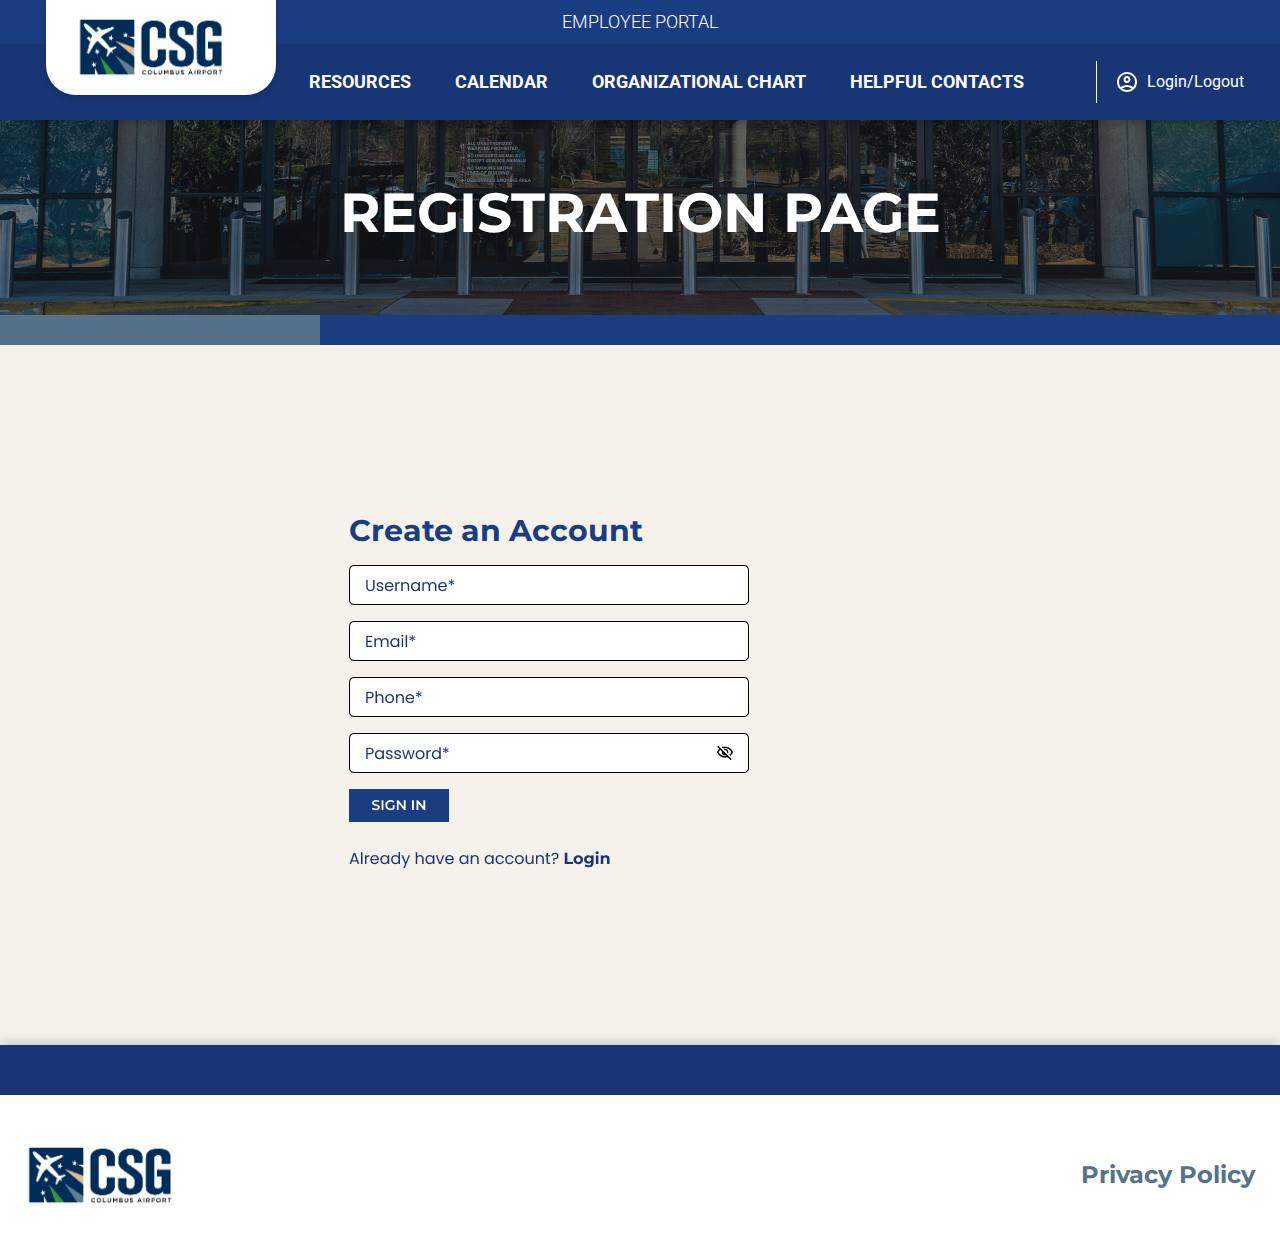
<file: register.html>
<!DOCTYPE html>
<html lang="en">

<head>
    <meta charset="utf-8">
    <meta http-equiv="X-UA-Compatible" content="IE=edge">
    <meta name="viewport" content="width=device-width, initial-scale=1">
    <!-- The above 3 meta tags *must* come first in the head; any other head content must come *after* these tags -->
    <title>Register</title>
    <link rel="preconnect" href="https://fonts.googleapis.com">
    <link rel="preconnect" href="https://fonts.gstatic.com" crossorigin>
    <link href="https://fonts.googleapis.com/css2?family=Montserrat:ital,wght@0,100..900;1,100..900&family=Poppins:ital,wght@0,100;0,200;0,300;0,400;0,500;0,600;0,700;0,800;0,900;1,100;1,200;1,300;1,400;1,500;1,600;1,700;1,800;1,900&family=Roboto:ital,wght@0,100;0,300;0,400;0,500;0,700;0,900;1,100;1,300;1,400;1,500;1,700;1,900&display=swap" rel="stylesheet">
    <link href="css/owl.carousel.min.css" rel="stylesheet">
    <link href="css/bootstrap.min.css" rel="stylesheet">
    <link href="css/custom.css" rel="stylesheet">
    <link href="css/responsive.css" rel="stylesheet">
</head>

<body>
    <header class="main_header">
        <div class="navbar navbar-expand-xl  ">
            <div class="navbar_wraper">
                <div class="logo_wrap">
                    <a class="navbar-brand" href="#">
                        <img src="img/csg-logo.svg" alt="logo">
                    </a>
                </div>
                <button class="navbar-toggler" type="button" data-toggle="collapse" data-target="#navbarResponsive" aria-controls="navbarResponsive" aria-expanded="false" aria-label="Toggle navigation">
               <span class="icon-bar top"></span>
               <span class="icon-bar midlde"></span>
               <span class="icon-bar last"></span>
               </button>
                <div class="collapse navbar-collapse" id="navbarResponsive">
                    <div class="top_header_cont">
                       <span>Employee Portal</span>
                    </div>
                    <div class="nav_bottom  ">
                        <ul class="navbar-nav ">
                            <li class="nav-item">
                                <a class="nav-link" href="#">Resources</a>
                                <ul class="dropdown-menu">
                                    <li><a href="#"> Forms </a> </li>
                                    <li><a href="#"> Documents </a> </li>
                                    <li><a href="#"> FAQ </a> </li>
                                </ul>
                            </li>
                            <li class="nav-item">
                                <a class="nav-link" href="#">Calendar</a>
                            </li>
                            <li class="nav-item">
                                <a class="nav-link" href="#">Organizational Chart</a>
                            </li>
                            <li class="nav-item">
                                <a class="nav-link" href="#">Helpful Contacts</a>
                            </li>
                            
                        </ul>
                        <div class="user_login_wraper">
                            <a>
                                <img src="img/account_circle.svg" alt="account">
                                <span>Login/Logout</span>
                            </a>

                        </div>
                      
                    </div>
                </div>
            </div>
        </div>
    </header>


    <div class="main_banner inner_pages" style="background-image: url(./img/banner.jpg);">
        <h1>REGISTRATION PAGE</h1>
     </div>
     <div class="strips">
        <span></span>
        <span></span>
    </div>
    <div class="main_wrapper user_access_page" style="">

    

        <section class="user_access_section">
            <div class="container">
                <div class="user_access_wraper">
                    <h2>Create an Account</h2>
                    <div class="user_access user_login">
                        <img src="img/create-form.png" alt="">
                    </div>
                   
                </div>
            </div>
        </section>



    </div>
    <footer class="footer ">



        <div class="footer-content">
            <div class="footer-row row  ">
          
                <div class="foot_logo">
                    <img src="img/csg-logo.svg" alt="logo">
                </div>
                <div class="privacy_link_wraper">
                    <a href="#">Privacy Policy</a>
                </div>
            </div>
        </div>
    </div>

</footer>
    <script src="js/jquery.js "></script>
    <script src="js/popper.js "></script>
    <script src="js/bootstrap.js "></script>
    <script src="js/expand.js "></script>
    <script src="js/owl.carousel.min.js "></script>
    <script src="js/owlmain.js "></script>
    <script>
        $(document).on("scroll ", function() {
            if ($(document).scrollTop() > 0) {
                $(".main_header ").addClass("shrink ");

            } else {
                $(".main_header ").removeClass("shrink ");

            }
        });
    </script>
</body>

</html>
</file>
<file: css/custom.css>
@charset "UTF-8";
.test-btn {
  background-color: #156CB7;
}

body {
  color: #183575;
  font-size: 16px;
  font-family: "Poppins", sans-serif;
}

html {
  font-size: 100%;
}

/*
h1,
.h1,
h2,
.h2,
h3,
.h3,
h4,
.h4,
h5,
.h5,
h6,
.h6 {
    color: $black;
    font-family: $roboto;
}*/
h1,
.h1 {
  font-size: 55px;
  font-weight: 700;
  color: #193D80;
  font-family: "Montserrat", sans-serif;
}

h2,
.h2 {
  font-size: 30px;
  font-weight: 700;
  color: #193D80;
  font-family: "Montserrat", sans-serif;
}

h3,
.h3 {
  font-size: 26px;
  font-weight: 700;
  color: #193D80;
  font-family: "Montserrat", sans-serif;
}

h4,
.h4 {
  font-size: 20px;
  font-weight: 400;
  color: #000;
  font-family: "Montserrat", sans-serif;
}

h5,
.h5 {
  font-size: 16px;
  font-weight: 700;
  color: #4D4D50;
  font-family: "Montserrat", sans-serif;
}

h6,
.h6 {
  font-size: 14px;
  font-weight: 700;
  color: #4D4D50;
  font-family: "Poppins", sans-serif;
}

.h1,
.h2,
.h3,
.h4,
.h5,
.h6 {
  display: block;
}

p {
  line-height: 24px;
  font-size: 16px;
  font-weight: 400;
  color: #000;
  font-family: "Poppins", sans-serif;
}

.color-primary {
  color: #183575;
}

p.bold {
  font-weight: 700;
  color: #4D4D50;
}

p.has-large-font-size {
  font-size: 26px !important;
  line-height: 36px;
}

a {
  color: #122A72;
  font-weight: 800;
  text-decoration: none;
  font-family: "Montserrat", sans-serif;
  font-weight: 700;
}
a:hover {
  color: #183575;
  text-decoration: underline;
  text-decoration-style: solid !important;
}

b,
strong {
  font-weight: 700;
}

.container-fluid {
  padding-left: 40px;
  padding-right: 40px;
}

.btn_sm {
  font-size: 14px;
  color: #ffffff;
  font-family: "Montserrat", sans-serif;
  font-weight: 600;
  padding: 8px 24px;
  text-decoration: none;
  display: inline-block;
  text-align: center;
  position: relative;
  background: #193D80;
  border-radius: 0px;
  text-decoration: none;
  border: solid 2px #193D80;
  line-height: 22.4px;
  text-transform: uppercase;
}
.btn_sm:hover {
  background: #ffffff;
  color: #183575;
  text-decoration: none;
  box-shadow: 0px 5px 4px 0px rgba(0, 0, 0, 0.25);
}
.btn_sm img {
  margin-right: 10px;
}
.gform_button {
  color: #000 !important;
  font-weight: 700 !important;
  padding: 15px 20px !important;
  line-height: 24px !important;
  display: inline-block !important;
  text-align: center !important;
  position: relative;
  background: #CCBE9E !important;
  border-radius: 0px !important;
  font-size: 18px !important;
  text-decoration: none;
  border: 0 !important;
  font-family: "Poppins", sans-serif;
  min-width: 120px;
}
.gform_button:hover {
  background: #337D58 !important;
  color: #fff !important;
  text-decoration: none;
  opacity: 1 !important;
}

.wp-block-button__link {
  color: #000 !important;
  font-weight: 700;
  padding: 15px 20px;
  text-decoration: none !important;
  display: inline-block !important;
  text-align: center;
  position: relative;
  background: #CCBE9E !important;
  border-radius: 0px !important;
  font-size: 18px !important;
  text-decoration: none !important;
  border: 0 !important;
  font-family: "Poppins", sans-serif;
  min-width: 120px;
}
.wp-block-button__link:hover {
  background: #337D58 !important;
  color: #fff !important;
  text-decoration: none;
  opacity: 1 !important;
}

span.date {
  font-weight: 700;
  font-family: "Roboto", sans-serif;
  color: #4D4D50;
  font-size: 16px;
  display: block;
  margin-bottom: 10px;
}

.container {
  max-width: 1200px;
}

.short_container {
  max-width: 900px;
}

img {
  max-width: 100%;
  height: auto;
}

video {
  max-width: 100%;
}

.form-control {
  min-height: 40px;
  background-color: #ffffff;
  border: 1px solid #000;
  border-radius: 5px !important;
}

.no-margin {
  margin-left: 0px;
  margin-right: 0px;
}

.sm-gutters > .col,
.sm-gutters > [class*=col-] {
  padding-right: 5px;
  padding-left: 5px;
}

select {
  background-image: url(../img/arrow-down.svg);
  background-repeat: no-repeat;
  -webkit-appearance: none;
  -moz-appearance: none;
  background-position: top 15px right 12px;
  min-width: 130px;
  background-size: 16px;
  color: #000;
  border-radius: 3px;
  min-height: 50px;
  font-size: 14px;
  font-weight: 500;
  color: #000;
}
select.form-control {
  color: #000;
  cursor: pointer;
  padding-right: 30px;
}

.gform_wrapper select {
  padding-right: 35px !important;
}

.search-box .btn {
  position: absolute;
  right: 0px;
  top: 0px;
  height: 100%;
  z-index: 9;
  background: none;
}
.search-box .form-control {
  color: #000;
  padding-right: 40px;
}
.search-box ::-webkit-input-placeholder {
  color: #000;
}
.search-box ::-moz-placeholder {
  color: #000;
}
.search-box :-ms-input-placeholder {
  color: #000;
}
.search-box :-moz-placeholder {
  color: #000;
}

label.title {
  font-weight: 700;
  font-family: "Poppins", sans-serif;
  font-size: 16px;
  color: #000;
}

::-webkit-input-placeholder {
  color: #000 !important;
  opacity: 1 !important;
}

::-moz-placeholder {
  color: #000 !important;
  opacity: 1 !important;
}

:-ms-input-placeholder {
  color: #000 !important;
  opacity: 1 !important;
}

:-moz-placeholder {
  color: #000 !important;
  opacity: 1 !important;
}

.main_header {
  position: fixed;
  background: #ffffff;
  z-index: 99;
  width: 100%;
  top: 0px;
  box-shadow: 0px 4px 5px 0px rgba(0, 0, 0, 0.15);
}
.main_header .navbar_wraper {
  width: 100%;
}
.main_header .logo_wrap {
  position: absolute;
  left: 46px;
  top: 0;
  background: #fff;
  border-radius: 0px 0px 30px 30px;
  box-shadow: 0px 3px 6px 0px rgba(0, 0, 0, 0.16);
  display: flex;
  padding: 12px 40px 12px 30px;
  z-index: 99;
}
.main_header a {
  text-decoration: none;
  font-weight: 700;
  color: #43546A;
}
.main_header .navbar {
  padding: 0px;
}
.main_header .navbar-brand {
  display: flex;
  align-items: center;
  position: relative;
  padding: 0px;
  font-size: 14px;
  color: #000;
  font-weight: bold;
  margin-right: 0px;
  padding-top: 5px;
  padding-bottom: 5px;
}
.main_header .navbar-brand img {
  margin-right: 10px;
}
.main_header .navbar-collapse {
  flex-direction: column;
}
.main_header .container {
  align-items: flex-start;
  position: relative;
}
@media (min-width: 1400px) {
  .main_header .container {
    max-width: 1900px;
    padding-left: 40px;
    padding-right: 40px;
  }
}
.main_header .top_header_cont {
  width: 100%;
  z-index: 9;
  padding: 10px 0px;
  background: #193D80;
  color: #ffffff;
  display: flex;
  align-items: center;
  justify-content: center;
}
.main_header .top_header_cont span {
  font-family: "Roboto", sans-serif;
  text-transform: uppercase;
  font-size: 18px;
  line-height: 24px;
  font-weight: 300;
}
.main_header .navbar ul {
  list-style: none;
  padding: 0;
  margin-right: 50px;
}
.main_header .social_media {
  display: flex;
  padding-right: 5px;
}
.main_header .social_media ul {
  display: flex;
  margin: 0;
  padding: 0px;
  list-style: none;
  visibility: visible;
}
.main_header .social_media ul li {
  margin-right: 5px;
}
.main_header .social_media a {
  padding: 3px 3px;
  width: 25px;
  height: 25px;
  display: flex;
  align-items: center;
  justify-content: center;
  border-radius: 100px;
  background-color: #000;
}
.main_header .social_media a img {
  max-width: 18px;
  max-height: 16px;
}
.main_header .social_media a:hover {
  background: #183575;
}
.main_header .user_login_wraper {
  border-left: solid 1px #fff;
  padding: 8px 18px;
}
.main_header .user_login_wraper a {
  color: #ffffff;
  font-family: "Roboto", sans-serif;
  line-height: 26px;
  font-weight: 400;
  font-size: 16px;
  display: flex;
  -moz-column-gap: 8px;
       column-gap: 8px;
  cursor: pointer;
}
.main_header .user_login_wraper a:hover {
  color: #ffffff;
}
.main_header .top_menu {
  display: flex;
  align-items: center;
  justify-content: flex-end;
}
.main_header .top_menu .top_inner_menu {
  display: flex;
  align-items: center;
  margin-bottom: 0;
  padding-right: 10px;
  padding-left: 20px;
}
.main_header .top_menu .top_inner_menu a {
  color: #000;
  font-size: 15px;
  padding: 8px 12px;
  display: inline-block;
  font-family: "Poppins", sans-serif;
  font-weight: 400;
  position: relative;
}
.main_header .top_menu .top_inner_menu a:hover {
  color: #337D58;
  text-decoration: underline;
}
.main_header .top_menu .top_inner_menu li:last-child a::after {
  display: none;
}
.main_header .top_menu .top_inner_menu li.current_page_item a {
  text-decoration: underline;
}
.main_header .top_menu .soc_nav_wrap {
  display: flex;
  align-items: center;
}
.main_header .top_search {
  display: flex;
  position: relative;
  margin-right: 0px;
  padding-left: 20px;
}
.main_header .top_search .asp_w_container .promagnifier {
  background: #9D863B !important;
  width: 40px !important;
  display: flex;
  align-items: center;
  justify-content: center;
  border-top-right-radius: 5px !important;
  border-bottom-right-radius: 5px !important;
}
.main_header .top_search .asp_w_container .promagnifier svg {
  fill: #fff !important;
}
.main_header .top_search .asp_w_container .promagnifier:hover {
  background: #183575 !important;
}
.main_header .top_search .asp_w_container .probox,
.main_header .top_search .asp_w_container .promagnifier,
.main_header .top_search .asp_w_container input.orig,
.main_header .top_search .asp_w_container .proclose {
  height: 40px !important;
}
.main_header .top_search .asp_w_container .probox {
  border: 0 !important;
  overflow: visible !important;
  height: auto;
  background: #eee !important;
  border-radius: 5px;
}
.main_header .top_search .asp_w_container .asp_main_container {
  overflow: visible !important;
}
.main_header .top_search .asp_w_container .proinput {
  min-width: 140px;
  margin-top: -2px !important;
}
.main_header .top_search .asp_w_container .proinput input.orig {
  font-family: "popins", sans-serif !important;
  font-size: 15px !important;
  color: #000 !important;
  padding-bottom: 4px !important;
  font-weight: normal !important;
  padding-top: 0px !important;
}
.main_header .top_search .asp_w_container ::-webkit-input-placeholder {
  font-family: "popins", sans-serif !important;
  font-size: 15px !important;
  color: #000 !important;
  padding-bottom: 4px !important;
  font-weight: normal !important;
}
.main_header .top_search .asp_w_container ::-moz-placeholder {
  font-family: "popins", sans-serif !important;
  font-size: 15px !important;
  color: #000 !important;
  padding-bottom: 4px !important;
  font-weight: normal !important;
}
.main_header .top_search .asp_w_container :-ms-input-placeholder {
  font-family: "popins", sans-serif !important;
  font-size: 15px !important;
  color: #000 !important;
  padding-bottom: 4px !important;
  font-weight: normal !important;
}
.main_header .top_search .asp_w_container :-moz-placeholder {
  font-family: "popins", sans-serif !important;
  font-size: 15px !important;
  color: #000 !important;
  padding-bottom: 4px !important;
  font-weight: normal !important;
}
.main_header .nav_wrap {
  display: table;
  margin-left: auto;
}
.main_header .nav_bottom {
  margin-top: 0px;
  margin-left: auto;
  display: flex;
  flex-wrap: wrap;
  background: #183575;
  width: 100%;
  justify-content: flex-end;
  align-items: center;
  padding-right: 18px;
}
.main_header .nav_bottom .mega-dropdown-menu {
  display: none;
}
.main_header .nav_bottom .head_drop {
  margin-left: 30px;
}
.main_header .nav_bottom .head_drop .btn {
  font-size: 18px;
  font-family: "Poppins", sans-serif;
  font-weight: 700;
  color: #ffffff;
  background: #337D58;
  outline: 0 !important;
  padding: 8px 25px;
  display: flex;
  align-items: center;
  justify-content: center;
}
.main_header .nav_bottom .head_drop .btn::after {
  background-image: url(../img/angle-down.svg);
  width: 18px;
  height: 12px;
  border: 0;
  background-repeat: no-repeat;
  background-size: 16px;
  margin-left: 10px;
}
@media (min-width: 1200px) {
  .main_header .nav_bottom .head_drop:hover .dropdown-menu {
    display: block;
  }
}
.main_header .nav_bottom .head_drop .dropdown-menu {
  width: 100%;
  background: #ffffff;
  box-shadow: 0px 4px 4px 0px rgba(0, 0, 0, 0.25);
  padding: 20px 15px;
  border-radius: 0px;
  border: 0;
}
.main_header .nav_bottom .head_drop .dropdown-menu a {
  font-size: 16px;
  font-weight: 600;
  color: #4D4D50;
  font-family: "Poppins", sans-serif;
  padding: 0;
  margin-bottom: 8px;
}
.main_header .navbar-nav {
  padding: 16px 0px !important;
}
.main_header .navbar-nav > li {
  position: relative;
  margin: 0px 4px;
  display: flex;
  align-items: center;
}
.main_header .navbar-nav > li > a {
  font-size: 18px;
  padding: 10px 18px 10px 18px !important;
  text-align: center;
  display: flex;
  align-items: center;
  justify-content: center;
  position: relative;
  color: #ffffff !important;
  font-weight: 700;
  font-family: "Roboto", sans-serif;
  line-height: 24px;
  text-transform: uppercase;
}
@media (min-width: 1200px) {
  .main_header .navbar-nav > li:hover .dropdown-menu,
  .main_header .navbar-nav > li:hover .megamenu,
  .main_header .navbar-nav > li:hover .mega-dropdown-menu {
    display: block;
  }
}
.main_header .navbar-nav > li:hover > a {
  color: #ffffff !important;
}
.main_header .navbar-nav > li:hover > a::after {
  content: "";
  position: absolute;
  width: 100%;
  height: 2px;
  bottom: 0px;
  background: #ffffff;
  left: 0px;
}
.main_header .navbar-nav > li.megamenu_item {
  position: static;
}
.main_header .navbar-nav > li.megamenu_item .dropdown-menu {
  width: 100%;
  left: 0px;
  background: #EEE;
  padding: 0;
}
.main_header .navbar-nav > li.megamenu_item .dropdown-menu > li {
  width: 340px;
  border-bottom: 1px solid #A8A8A8;
  margin-bottom: 0;
}
.main_header .navbar-nav > li.megamenu_item .dropdown-menu > li > a {
  color: #193D80;
  font-size: 16px;
  font-weight: 700;
  padding: 15px 20px;
  text-decoration: none;
}
.main_header .navbar-nav .dropdown-menu {
  width: 193px;
  border-radius: 0px;
  padding: 20px;
  text-align: left;
  margin-top: 0;
  left: -20px;
  background: #fff;
  top: 100%;
  border: 0;
  box-shadow: 0px 4px 4px 0px rgba(0, 0, 0, 0.25);
  border-radius: 0;
  padding-bottom: 15px;
}
.main_header .navbar-nav .dropdown-menu > li {
  margin-bottom: 12px;
  position: relative;
}
.main_header .navbar-nav .dropdown-menu > li > a {
  color: #183575;
  text-align: left;
  display: block;
  font-size: 16px;
  font-weight: 700;
  padding: 0px;
}
.main_header .navbar-nav .dropdown-menu > li > a:hover {
  color: #183575;
  text-decoration: underline;
}
.main_header .navbar-nav .dropdown-menu > li ul {
  padding-top: 10px;
  padding-left: 15px;
  padding-bottom: 0px;
  display: none;
}
.main_header .navbar-nav .dropdown-menu > li ul li {
  margin-bottom: 10px;
}
.main_header .navbar-nav .dropdown-menu > li ul li a {
  font-size: 14px;
  font-weight: normal;
}
.main_header .navbar-nav .dropdown-menu a {
  white-space: normal;
  background: none;
  color: #000;
  font-weight: 500;
  font-family: "Poppins", sans-serif;
}
.main_header .navbar-nav .dropdown-menu a:hover {
  color: #337D58;
  text-decoration: underline;
}
.main_header .navbar-nav .dropdown-menu .current_page_item a,
.main_header .navbar-nav .dropdown-menu .current-menu-item a {
  font-weight: 700;
}
.main_header .plus-minus {
  position: absolute;
  top: 0px;
  right: 0px;
  cursor: pointer;
  width: 15px;
  height: 20px;
  display: flex;
  align-items: center;
  justify-content: center;
}
.main_header .plus-minus::after {
  content: "+";
  position: absolute;
  color: #183575;
  font-weight: 300;
  /*background-image: url(../img/select-arrow.svg);
      background-repeat: no-repeat;
      width: 18px;
      height: 12px;*/
  color: #828181;
  font-size: 28px;
}
.main_header .plus-minus.minus-icon::after {
  /*  transform: rotate(180deg);*/
  content: "-";
}
.main_header .navbar-nav > li.current_page_ancestor > a,
.main_header .navbar-nav > li.current-menu-ancestor > a,
.main_header .navbar-nav > li.current-page-parent > a,
.main_header .navbar-nav > li.current_page_item > a,
.main_header .navbar-nav > li.current-menu-item > a,
.main_header .navbar-nav > li.current-page-ancestor > a {
  color: #ffffff !important;
  background: #337D58;
}
.main_header .mega-menu-wrap {
  position: static !important;
}
.main_header .mega-menu-wrap > ul {
  position: static !important;
}
.main_header .mega-menu-wrap > ul > li:focus-within > ul {
  display: block !important;
  visibility: visible !important;
  opacity: 1 !important;
}
.main_header .mega-menu-wrap > ul > li > a .mega-indicator {
  display: none !important;
}
@media (min-width: 1200px) {
  .main_header .mega-menu-wrap > ul > li > a {
    font-size: 18px !important;
  }
}
.main_header .mega-menu-wrap > ul > li > ul.mega-sub-menu {
  box-shadow: 0px 4px 4px 0px rgba(0, 0, 0, 0.25) !important;
  border-top: 7px solid #337D58 !important;
}
.main_header .mega-menu-wrap > ul > li > ul.mega-sub-menu > li > a {
  width: 340px !important;
}
@media (min-width: 1200px) {
  .main_header .mega-menu-wrap > ul > li > ul.mega-sub-menu > li > .mega-sub-menu {
    left: 340px !important;
    width: calc(100% - 340px) !important;
  }
}
.main_header .mega-menu-wrap > ul > li:hover > a:after {
  content: "";
  position: absolute;
  background: #337D58;
  width: calc(100% - 40px);
  height: 7px;
  bottom: -16px;
  display: block !important;
  left: 20px;
}
.main_header .mega-menu-wrap > ul > .mega-menu-flyout .mega-sub-menu {
  background: #fff !important;
  padding: 10px !important;
}
.main_header .mega-menu-wrap > ul > .mega-menu-flyout .mega-sub-menu li {
  margin-bottom: 0px !important;
}
.main_header .mega-menu-wrap > ul > .mega-menu-flyout .mega-sub-menu li a {
  color: #000 !important;
  font-size: 16px !important;
  font-weight: 600 !important;
  background: #fff !important;
}
.main_header .mega-menu-wrap > ul > .mega-menu-flyout .mega-sub-menu li a:hover {
  text-decoration: underline !important;
}
.main_header .mega-menu-wrap .mega-sub-menu .menu {
  padding-left: 10px;
}
.main_header .mega-menu-wrap .mega-sub-menu .menu > li > a {
  color: #000;
  font-size: 15px;
  font-weight: 600;
}
.main_header .mega-menu-wrap .mega-sub-menu .menu > li > a:hover {
  color: #193D80;
  text-decoration: underline;
}
.main_header .mega-menu-wrap .mega-sub-menu .menu > li .sub-menu li a {
  color: #4D4D50;
  font-size: 15px;
  font-weight: normal;
  border-left: 1px solid #4D4D50;
  padding-left: 8px;
}

.select_language {
  display: flex;
  margin: 0px 2px;
  position: relative;
}
.select_language select {
  cursor: pointer;
  background: none;
  border: 0;
  -webkit-appearance: none;
  -moz-appearance: none;
  background-image: url(../img/globe.svg) !important;
  background-repeat: no-repeat;
  font-size: 15px;
  color: #000 !important;
  font-weight: 400;
  background-position: right;
  box-shadow: none;
  min-width: 90px;
}
.select_language select option {
  font-size: 16px;
}
.select_language select:hover {
  color: #337D58 !important;
  text-decoration: underline !important;
}
.select_language select::-ms-expand {
  display: none;
}
.select_language > div {
  display: flex;
}

.main_banner {
  margin-top: 120px;
  position: relative;
  padding-bottom: 90px;
  padding-top: 90px;
  background-size: cover;
  background-repeat: no-repeat;
  background-position: bottom;
}
.main_banner:before {
  content: "";
  position: absolute;
  bottom: 0px;
  width: 100%;
  height: 100%;
  background: linear-gradient(0deg, rgba(25, 29, 34, 0.57) 0%, rgba(25, 29, 34, 0.57) 100%);
  z-index: 1;
}
.main_banner h1 {
  color: #ffffff !important;
  z-index: 2;
  text-align: center;
  position: relative;
  text-transform: uppercase;
}
.main_banner .banner_logo {
  position: relative;
  display: flex;
  align-items: center;
  justify-content: center;
  z-index: 2;
}
.main_banner .iframe_wrap {
  width: 100%;
}
.main_banner .carousel {
  display: flex;
  justify-content: center;
  position: relative;
  overflow: hidden;
  flex-direction: column;
}
.main_banner .carousel-item img {
  width: 100%;
  max-height: calc(100vh - 200px);
  min-height: 520px;
  -o-object-fit: cover;
     object-fit: cover;
}
.main_banner iframe,
.main_banner video,
.main_banner .wp-video {
  width: 100% !important;
  max-height: calc(100vh - 150px);
  min-height: 520px;
  -o-object-fit: cover;
  object-fit: cover;
  position: relative;
  z-index: 9;
}
.main_banner .carousel-caption {
  left: 10%;
  right: 10%;
  text-align: left;
  max-width: 950px;
  bottom: 30%;
  top: auto;
  position: absolute;
  width: 1200px;
  left: 50%;
  transform: translateX(-50%);
}
.main_banner .carousel-control-next {
  width: auto;
  right: 10%;
}
.main_banner .carousel-control-next img {
  transform: rotate(180deg);
}
.main_banner .carousel-control-prev {
  width: auto;
  left: 10%;
}
.main_banner .carousel-control-next,
.main_banner .carousel-control-prev {
  opacity: 1;
}
.main_banner .carousel-control-next:hover,
.main_banner .carousel-control-prev:hover {
  opacity: 0.8;
}
.main_banner .carousel-control-next img,
.main_banner .carousel-control-prev img {
  max-width: 40px;
}
.main_banner .carousel-indicators {
  justify-content: flex-start;
  left: auto;
  right: auto;
  margin-left: 0;
  margin-right: 0;
  text-align: left;
  width: 1200px;
  bottom: 40px;
  left: 50%;
  transform: translateX(-50%);
  display: none;
}
.main_banner .carousel-indicators li {
  width: 9px;
  height: 9px;
  border: 0;
  border-radius: 100px;
  background: #fff;
  opacity: 0.3;
}
.main_banner .carousel-indicators li.active {
  background: #ffffff;
  opacity: 1;
}
.main_banner h2 {
  font-size: 64px;
  color: #ffffff;
  line-height: 70px;
}
.main_banner h2 span {
  display: block;
  color: #ffffff;
  font-size: 32px;
  font-weight: 500;
}
.main_banner p {
  color: #ffffff;
  font-weight: normal;
  max-width: 650px;
  margin-bottom: 20px;
  opacity: 1;
}
.main_banner.inner_pages {
  height: 195px;
  padding-bottom: 40px;
  padding-top: 40px;
}
.main_banner.inner_pages h1 {
  margin-top: 20px;
  margin-bottom: 28px;
}

.nav_section {
  position: relative;
  margin-top: -70px;
  z-index: 9;
  margin-left: auto;
  margin-right: auto;
  max-width: 1200px;
}
.nav_section a {
  text-decoration: none;
}
.nav_section .navcol {
  width: 25%;
  padding: 0px 10px;
}
.nav_section .navBlock_col {
  display: flex;
  flex-direction: column;
  align-items: center;
}
.nav_section .navBlock_col:hover .navblock_icon {
  transform: translateY(-10px);
}
.nav_section .navblock_icon {
  background: #193D80;
  border-radius: 100px;
  width: 130px;
  height: 130px;
  display: flex;
  align-items: center;
  justify-content: center;
  margin-bottom: 8px;
  box-shadow: 0px 4px 8px 0px rgba(0, 0, 0, 0.2);
  transition: transform 0.3s ease;
}
.nav_section .navblock_icon img {
  max-width: 55px;
}
.nav_section h3 {
  margin: 0px;
  text-align: center;
  font-size: 20px;
  font-weight: 600;
}
.nav_section a:hover {
  text-decoration: underline;
}
.nav_section a:hover .navblock_icon {
  background: #337D58;
}
.nav_section a:hover h3 {
  color: #337D58;
}
@media (max-width: 768px) {
  .nav_section .navblock_icon img {
    max-width: 40px;
  }
}

.section-padding {
  padding-top: 60px;
  padding-bottom: 60px;
}

.NewsMettings {
  padding-top: 90px;
  padding-bottom: 90px;
  background-color: #F4F2EA;
}
.NewsMettings .container-fluid {
  max-width: 1200px;
}

.newsbody_inner p {
  font-size: 16px;
  font-style: normal;
  font-weight: 400;
  line-height: 24px;
  color: #183575;
}

.top-Title {
  margin-bottom: 25px;
  align-items: center;
}
.top-Title h2 {
  margin-bottom: 0px;
}
.top-Title P {
  color: #4D4D50;
  font-size: 20px;
  font-family: "Poppins", sans-serif;
  padding-top: 20px;
  font-weight: 600;
}

.up_events {
  background: #F4F2EA;
}
.up_events .evt_row {
  padding-top: 6px;
}
.up_events .evt_col {
  margin-bottom: 20px;
  padding: 0px 6px;
}
.up_events .evt_col a {
  text-decoration: none;
}
.up_events .evt-content {
  box-shadow: 0px 4px 8px 0px rgba(0, 0, 0, 0.2);
  background: #ffffff;
}
.up_events .evt-content .evt_date {
  background: #BDDCC8;
  padding: 5px 10px;
  min-height: 55px;
  display: flex;
  align-items: center;
}
.up_events .evt-content .evt_date span {
  font-size: 18px;
}
.up_events .evt-content h3 {
  margin-bottom: 10px;
}
.up_events .evt-content:hover h3 {
  color: #337D58;
  text-decoration: underline;
}
.up_events .evt-content .canel-info {
  color: #B61717;
  text-transform: uppercase;
  font-family: "Roboto", sans-serif;
  font-weight: 400;
  position: relative;
  padding-left: 15px;
}
.up_events .evt-content .canel-info:before {
  content: "";
  position: absolute;
  left: 6px;
  background: #4D4D50;
  width: 1px;
  height: 14px;
  top: 4px;
}
.up_events .evt-info {
  padding: 20px 15px;
  padding-bottom: 10px;
}
.up_events .evt-info p {
  margin-bottom: 8px;
  color: #4D4D50;
}
.up_events .allBtn a {
  min-width: 125px;
}

.quick_links {
  background-repeat: no-repeat;
  background-size: cover;
  min-height: 440px;
}
.quick_links .top-Title h2 {
  color: #ffffff;
}
.quick_links .top-Title p {
  color: #ffffff;
  font-family: "Roboto", sans-serif;
  font-weight: 400;
}
.quick_links .navBlock {
  padding-top: 40px;
}
.quick_links .navcol {
  width: 25%;
  padding: 0px 15px;
}
.quick_links .navcol a {
  text-decoration: none;
}
@media (max-width: 768px) {
  .quick_links .navcol {
    width: 100%;
    margin-bottom: 30px;
  }
}
.quick_links .navBlock_col {
  display: flex;
  flex-direction: column;
  align-items: center;
}
.quick_links .navblock_icon {
  background: #ffffff;
  border-radius: 100px;
  width: 115px;
  height: 115px;
  display: flex;
  align-items: center;
  justify-content: center;
  margin-bottom: 16px;
}
.quick_links .navblock_icon img {
  max-width: 55px;
}
.quick_links h3 {
  margin: 0px;
  text-align: center;
  font-size: 18px;
  font-weight: 700;
  color: #ffffff;
}
.quick_links a:hover {
  text-decoration: underline;
  color: #ffffff;
}
.quick_links a:hover .navblock_icon {
  background: #337D58;
}
.quick_links a:hover .navblock_icon img {
  filter: brightness(0) invert(1);
}
.quick_links a:hover h3 {
  color: #ffffff;
}

.slider-main {
  padding-top: 40px;
  padding-bottom: 90px;
}
.slider-main .slider-row {
  align-items: center;
}
.slider-main .slider_content {
  padding: 55px 50px;
  position: relative;
}
.slider-main .slider_content h3 {
  font-size: 28px;
  color: #fff;
}
.slider-main .slider_content p {
  color: #fff;
}
.slider-main .slider_content:before {
  content: "";
  background: #000;
  position: absolute;
  width: calc(100% + 300px);
  height: 100%;
  z-index: -9;
  left: 0;
  top: 0;
  -webkit-clip-path: polygon(100% 0, 100% 81%, 95% 100%, 0 100%, 0 0);
          clip-path: polygon(100% 0, 100% 81%, 95% 100%, 0 100%, 0 0);
}
.slider-main .carousel-indicators {
  bottom: -40px;
}
.slider-main .carousel-indicators li {
  width: 12px;
  height: 12px;
  background: #F4F2EA;
  border: 0;
  border-radius: 100px;
}
.slider-main .carousel-indicators li.active {
  background: #172F6A;
}

.footer {
  position: relative;
  box-shadow: 0px -4px 10px 0px rgba(0, 0, 0, 0.15);
}
@media (min-width: 1400px) {
  .footer .container {
    max-width: 1900px;
    padding-left: 40px;
    padding-right: 40px;
  }
}
.footer::before {
  content: "";
  background: #183575;
  height: 50px;
  width: 100%;
  display: flex;
}

.footer-content {
  background: #ffffff;
}
.footer-content span.h3 {
  font-size: 18px;
  color: #BDDCC8;
}
.footer-content .footer-row {
  margin: 0px;
  justify-content: space-between;
  align-items: center;
  padding: 50px 25px 40px 25px;
}
.footer-content .footer_left {
  padding-top: 70px;
  padding-bottom: 100px;
  width: 65%;
  display: flex;
  padding-right: 50px;
}
.footer-content .footer_left .foot_col {
  width: 35%;
}
.footer-content .footer_left .foot_col.col2 {
  width: 30%;
}
.footer-content .footer_left ul {
  padding: 0px;
  list-style: none;
}
.footer-content .footer_left ul li {
  margin-bottom: 6px;
}
.footer-content .footer_left ul li a {
  font-size: 16px;
  font-family: "Roboto", sans-serif;
  font-weight: 400;
  text-decoration: underline;
  color: #FAFAFA;
}
.footer-content .footer_left ul li a:hover {
  color: #BDDCC8;
}
.footer-content .footer_right {
  width: 35%;
  background: white;
  padding-top: 50px;
  padding-left: 40px;
  padding-right: 40px;
}
.footer-content .foot_logo {
  display: flex;
}
.footer-content .foot_logo a {
  margin-right: 10px;
}
.footer-content .contact_info span.h4 {
  font-size: 18px;
  color: #172F6A;
  font-weight: 700;
  margin-bottom: 10px;
}
.footer-content .contact_info a {
  display: grid;
  grid-template-columns: 30px auto;
  font-weight: 400;
  font-family: "Roboto", sans-serif;
  font-size: 18px;
  text-decoration: none;
  margin-bottom: 10px;
}
.footer-content .contact_info a:hover {
  color: #92705D;
  text-decoration: underline;
}
.footer-content p {
  font-size: 14px;
  color: #ffffff;
}
.footer-content p a {
  color: #ffffff;
  font-weight: 300;
}
.footer-content .foot_media {
  display: flex;
  padding-top: 10px;
  margin-bottom: 30px;
}
.footer-content .foot_media ul {
  display: flex;
  margin: 0;
  padding: 0px;
  list-style: none;
  visibility: visible;
}
.footer-content .foot_media ul li {
  margin-right: 5px;
}
.footer-content .foot_media ul li a {
  display: block;
  width: 32px;
  height: 32px;
  min-width: 32px;
  min-height: 32px;
  display: flex;
  align-items: center;
  justify-content: center;
  border-radius: 100px;
  background-color: #F4F2EA;
}
.footer-content .foot_media ul li a img {
  min-height: 16px;
  padding-right: 0;
}
.footer-content .foot_media ul li a:hover {
  background: #CBCDBE !important;
}
.footer-content .foot_media ul li a .menu-image-title {
  display: block;
  clip: rect(1px, 1px, 1px, 1px);
  word-wrap: normal !important;
  border: 0;
  -webkit-clip-path: inset(50%);
  clip-path: inset(50%);
  height: 1px;
  margin: -1px;
  overflow: hidden;
  padding: 0;
  position: absolute;
  width: 1px;
}
.footer-content .footmenu ul {
  display: flex;
  flex-wrap: wrap;
  list-style: none;
  padding: 0px;
  justify-content: center;
  margin-bottom: 0px;
}
.footer-content .footmenu ul li {
  margin-bottom: 8px;
  margin-right: 35px;
  position: relative;
}
.footer-content .footmenu ul li a {
  font-weight: 300;
  text-transform: uppercase;
  color: #fff;
  font-size: 14px;
}
.footer-content .footmenu ul li::after {
  content: "";
  position: absolute;
  background: #fff;
  width: 1px;
  height: 15px;
  top: 5px;
  right: -20px;
  font-weight: 300;
}
.footer-content .footmenu ul li:last-child::after {
  display: none;
}
.footer-content .foot_logos {
  text-align: center;
}
.footer-content .foot_logos a {
  padding: 10px 10px;
  display: block;
  display: table;
  margin: 0 auto;
}
.footer-content .foot_logos a:hover {
  background: #404347;
}
.footer-content .copyright {
  text-align: center;
}
.footer-content .copyright p {
  font-size: 11px;
  font-weight: 300;
  margin-bottom: 0px;
}
.footer-content .copyright a {
  position: relative;
  padding-left: 18px;
}
.footer-content .copyright a::before {
  content: "";
  position: absolute;
  width: 1px;
  height: 12px;
  top: 0px;
  background: #fff;
  left: 6px;
}
@media (max-width: 768px) {
  .footer-content .copyright a::before {
    display: none;
  }
}

.gray,
.grey {
  background-color: #F4F2EA;
  color: #000000;
}

.lightblue {
  background-color: #E9EEF5;
}

.lightgray,
.lightgrey {
  background-color: #F4F2EA;
}

.blue {
  background-color: #172F6A;
}

.black {
  background: #000;
}

.main_wrapper > section {
  padding: 50px 0px;
}

.main_wrapper {
  padding-top: 65px;
}
.main_wrapper p {
  margin-bottom: 16px;
}
.main_wrapper .wp-block-heading + .wp-block-advgb-table {
  padding-top: 15px;
}
.main_wrapper .wp-block-group.grey + .howto {
  padding-top: 20px;
}
.main_wrapper .wp-block-heading + .img_text_card {
  padding-top: 15px;
}
.main_wrapper .wp-block-separator {
  margin-left: 0px;
  margin-right: 0px;
}
.main_wrapper .wp-block-separator.aligncenter {
  margin-left: auto;
  margin-right: auto;
}

.wp-block-quote {
  text-align: left;
  font-family: "Roboto", sans-serif;
  max-width: 800px !important;
  border-left: 0px !important;
}
.wp-block-quote cite {
  font-size: 16px !important;
  font-weight: 700;
  color: #193D80 !important;
  margin-top: 0px;
}
.wp-block-quote p {
  margin-bottom: 12px;
}

.main_breadcrumb {
  padding-top: 5px;
  font-family: "Roboto", sans-serif;
}
.main_breadcrumb .container {
  max-width: 100%;
}
@media (min-width: 992px) {
  .main_breadcrumb .container {
    padding-left: 20px;
  }
}
.main_breadcrumb .breadcrumb {
  background: none;
  margin: 0px;
  padding-left: 10px;
  padding-right: 30px;
  font-size: 14px;
  text-transform: uppercase;
  padding-top: 6px;
  padding-bottom: 6px;
  align-items: center;
}
.main_breadcrumb .breadcrumb a {
  color: #4D4D50;
  font-weight: 700;
  text-decoration: none;
}
.main_breadcrumb .breadcrumb a:hover {
  color: #337D58;
  text-decoration: underline;
}
.main_breadcrumb .breadcrumb li.active {
  color: #4D4D50;
  font-weight: normal;
  font-size: 14px;
}
.main_breadcrumb .breadcrumb li:first-child a {
  font-weight: 800;
}
.main_breadcrumb .breadcrumb img {
  vertical-align: unset;
  margin-right: 2px;
}
.main_breadcrumb .breadcrumb-item + .breadcrumb-item::before {
  content: "";
  background: url(../img/Down_small.svg);
  background-repeat: repeat;
  background-repeat: no-repeat;
  margin-top: 4px;
  margin-right: 3px;
  margin-left: 3px;
  padding-right: 5px;
  padding-left: 5px;
}
.main_breadcrumb .breadcrumb-item + .breadcrumb-item {
  padding-left: 3px;
}
.page_title {
  padding-top: 40px !important;
  padding-bottom: 40px !important;
  display: flex;
  align-items: center;
  justify-content: center;
  text-align: center;
  position: relative;
  margin-top: 56px;
}
.page_title h1 {
  position: relative;
  z-index: 9;
  display: table;
}

.main_breadcrumb + .page_title {
  padding-top: 20px !important;
}

.generic_middle_block {
  max-width: 900px;
  margin-left: auto;
  margin-right: auto;
  padding-bottom: 80px;
  padding-top: 30px !important;
}
.generic_middle_block .document_era .col-md-12 {
  padding-left: 0px;
  padding-right: 0px;
}
.generic_middle_block a {
  padding-top: 8px;
  padding-bottom: 8px;
}
.generic_middle_block h2 {
  margin-bottom: 16px;
}
.generic_middle_block p {
  margin-bottom: 16px;
  color: #183575;
}
.generic_middle_block .date {
  color: #183575;
  margin-bottom: 24px;
  display: block;
  font-weight: 400;
  font-size: 18px;
  font-family: "Poppins", sans-serif;
}
.generic_middle_block li {
  padding-top: 8px;
  padding-bottom: 8px;
}
.generic_middle_block h5 {
  color: #183575;
  line-height: 22.4px;
}
.generic_middle_block .doc_block {
  margin-bottom: 0px;
}

.general_carousel {
  margin-top: 24px;
  margin-bottom: 24px;
}
.general_carousel .caption-carousel {
  padding-top: 15px;
}
.general_carousel .caption-carousel p {
  color: #183575;
}
.general_carousel .carousel-control-next {
  right: 40px;
  transform: rotate(180deg);
}
.general_carousel .carousel-control-prev {
  left: 40px;
}
.general_carousel .carousel-control-next,
.general_carousel .carousel-control-prev {
  opacity: 1;
  width: 52px;
  height: 52px;
  top: 40%;
  opacity: 1;
  background: #fff;
}
.general_carousel .carousel-control-next img,
.general_carousel .carousel-control-prev img {
  width: 12px;
  height: 20px;
}
.general_carousel .carousel-control-next:hover,
.general_carousel .carousel-control-prev:hover {
  background-color: #183575;
}
.general_carousel .carousel-control-next:hover img,
.general_carousel .carousel-control-prev:hover img {
  filter: brightness(0) saturate(100%) invert(100%) sepia(0%) saturate(7454%) hue-rotate(128deg) brightness(107%) contrast(99%);
}
.general_carousel .carousel-item img {
  width: 100%;
  -o-object-fit: cover;
     object-fit: cover;
}

.doc_block {
  display: block;
  color: #183575;
  font-size: 16px;
  font-weight: 700;
  margin-bottom: 10px;
  font-family: "Montserrat", sans-serif;
}
.doc_block img {
  margin-right: 8px;
  max-width: 24px;
}
.doc_block strong {
  font-size: 16px;
  margin-right: 10px;
}
.doc_block:hover {
  color: #183575;
  text-decoration: underline;
  text-decoration: underline;
}
.doc_block:hover img {
  filter: brightness(0) saturate(100%) invert(48%) sepia(38%) saturate(338%) hue-rotate(165deg) brightness(83%) contrast(94%);
}

.topTitle {
  text-align: center;
  margin-bottom: 40px;
}

.link_text {
  color: #5C6B26;
  font-weight: 700;
  font-size: 15px;
}
.link_text img {
  margin-left: 3px;
  transform: rotate(180deg);
}

.form-main .cont_form_wrapper {
  background: #193D80;
  padding: 50px 50px;
}
@media (max-width: 768px) {
  .form-main .cont_form_wrapper {
    padding: 30px;
  }
}
.form-main .gform_heading p {
  color: #ffffff;
  font-size: 22px;
  font-weight: 700;
}
.form-main .gform_heading,
.form-main .cont_form,
.form-main .gform_validation_errors {
  max-width: 600px;
  margin: 0 auto;
}
.form-main .gform_heading .gform_button,
.form-main .cont_form .gform_button,
.form-main .gform_validation_errors .gform_button {
  border: 1px solid #fff;
  padding: 8px 20px;
  min-width: 120px;
  border-radius: 3px;
}
.form-main .gform_heading .gform_button:hover,
.form-main .cont_form .gform_button:hover,
.form-main .gform_validation_errors .gform_button:hover {
  background: #ffffff;
  color: #193D80;
}
.form-main .gform_heading .gform_footer,
.form-main .cont_form .gform_footer,
.form-main .gform_validation_errors .gform_footer {
  padding-top: 30px !important;
}
.form-main .gform_confirmation_message {
  padding-top: 20px;
  font-weight: 700;
  text-align: center;
}
.form-main .large {
  border: 0 !important;
}
.form-main .gform_fields {
  grid-gap: 10px !important;
}

.img_text_card_row .img_text_card_col {
  padding: 0px 12px;
  margin-bottom: 15px;
}
.img_text_card_row .img_text_card_col > a:hover {
  text-decoration: none;
}
.img_text_card_row .img_text_card_col > a:hover .link img {
  filter: brightness(0) saturate(100%) invert(38%) sepia(36%) saturate(664%) hue-rotate(98deg) brightness(97%) contrast(82%);
}
.img_text_card_row .img_text_card_col.one .text-img-wrap {
  display: grid;
  grid-template-columns: 1fr 1fr;
  align-items: center;
  grid-column-gap: 20px;
}
.img_text_card_row .img_text_card_col.one .link {
  bottom: 40px;
}
.img_text_card_row .img_text_card_col.one .text_card_block {
  display: flex;
  flex-direction: column;
  justify-content: center;
}
.img_text_card_row .text-img-wrap {
  background: #F1F9FF;
  height: 100%;
  display: flex;
  flex-direction: column;
  position: relative;
  box-shadow: 0px 4px 5px 0px rgba(0, 0, 0, 0.15);
}
.img_text_card_row .text-img-wrap > a {
  display: flex;
  flex-direction: column;
  height: 100%;
  text-decoration: none !important;
  justify-content: space-between;
}
.img_text_card_row .text-img-wrap h3 {
  font-size: 24px;
  font-family: "Montserrat", sans-serif;
  line-height: normal;
}
.img_text_card_row .text-img-wrap .img_card_block {
  position: relative;
}
.img_text_card_row .text-img-wrap .img_card_block img {
  width: 100%;
  aspect-ratio: 3/2;
}
.img_text_card_row .text-img-wrap .text_card_block {
  padding: 16px 16px;
  height: auto;
}
.img_text_card_row .text-img-wrap .text_card_block p {
  margin-bottom: 10px;
  color: #183575;
}
.img_text_card_row .text-img-wrap a:hover h3 {
  text-decoration: none;
}
.img_text_card_row .text-img-wrap a:hover .btn_sm {
  background: #ffffff;
  color: #183575;
  text-decoration: none;
  box-shadow: 0px 5px 4px 0px rgba(0, 0, 0, 0.25);
}
.img_text_card_row .text-img-wrap .cat_date_wraper {
  display: flex;
  align-items: center;
  margin-bottom: 8px;
}
.img_text_card_row .text-img-wrap .category {
  margin-bottom: 0px;
  color: #183575;
  font-family: "Poppins", sans-serif;
  font-size: 16px;
  font-weight: 700;
  line-height: 24px;
}
.img_text_card_row .text-img-wrap .category::before {
  content: "-";
  width: 10px;
  height: 10px;
  margin-right: 8px;
  margin-left: 8px;
}
.img_text_card_row .text-img-wrap .date {
  margin-bottom: 0px;
  color: #183575;
  font-family: "Poppins", sans-serif;
  font-size: 16px;
  font-weight: 700;
  line-height: 24px;
}
.img_text_card_row .text-img-wrap.no-img {
  padding-top: 30px;
}
.img_text_card_row.one .text-img-wrap > a {
  display: grid;
  grid-template-columns: 1fr 1fr;
  align-items: center;
  grid-column-gap: 20px;
}
.img_text_card_row .has-button.text-img-wrap .text_card_block {
  height: 100% !important;
  position: relative;
  padding-bottom: 70px;
}
.img_text_card_row .has-button.text-img-wrap .btn_sm:last-child {
  position: absolute;
  left: 25px;
  display: table;
  width: auto;
  bottom: 30px;
}
.img_text_card_row .read_btn_wraper {
  padding: 16px 16px;
}

.img_text_card.aligncenter .text_card_block {
  display: flex;
  flex-direction: column;
  align-items: center;
}
.img_text_card.aligncenter .text_card_block .btn_sm:last-child {
  left: auto !important;
  right: auto !important;
}

.button_block {
  display: flex;
}

.img_button_row {
  justify-content: center;
}
.img_button_row .img_btn_col {
  margin-bottom: 15px;
  padding-left: 10px;
  padding-right: 10px;
}
.img_button_row .img_btn_col a:focus .img_block::before {
  background: linear-gradient(0deg, rgba(51, 125, 88, 0.9) 0%, rgba(51, 125, 88, 0.9) 100%);
}
.img_button_row .img_block {
  position: relative;
  overflow: hidden;
  box-shadow: 0px 4px 4px 0px rgba(0, 0, 0, 0.15);
}
.img_button_row .img_block:before {
  content: "";
  position: absolute;
  width: 100%;
  height: 100%;
}
.img_button_row .img_block.no-img {
  min-height: 200px;
}
.img_button_row .img_block .img_block_title {
  position: absolute;
  padding: 15px 10px;
  text-align: center;
  z-index: 9;
  bottom: 0;
  left: 0;
  width: 100%;
  background-color: #000;
  display: none;
}
.img_button_row .img_block .img_block_title h3 {
  position: relative;
  color: #fff;
  margin: 0px;
  display: flex;
  align-items: center;
}
.img_button_row .img_block .img_block_title h3 img {
  width: auto;
}
.img_button_row .img_block .img_block_title p {
  color: #fff;
}
.img_button_row .img_block img {
  width: 100%;
  -o-object-fit: cover;
     object-fit: cover;
}
.img_button_row .img_block .img_block_descr {
  position: absolute;
  bottom: 5px;
  left: 0;
  width: 100%;
  color: #fff;
  text-align: left;
  padding: 10px 10px;
  height: 100%;
  display: flex;
  align-items: flex-end;
  justify-content: center;
}
.img_button_row .img_block .img_block_descr p,
.img_button_row .img_block .img_block_descr h3,
.img_button_row .img_block .img_block_descr .h3 {
  color: #fff;
  display: flex;
  align-items: center;
}
.img_button_row .img_block .img_block_descr p img,
.img_button_row .img_block .img_block_descr h3 img,
.img_button_row .img_block .img_block_descr .h3 img {
  width: auto;
  margin-left: 8px;
}
.img_button_row .img_block .img_block_descr p {
  font-weight: 500;
}
.img_button_row .img_block .img_block_descr h3 {
  margin-bottom: 0px;
}
.img_button_row .img_block:hover::before {
  background: linear-gradient(0deg, rgba(0, 0, 0, 0.5) 0%, rgba(0, 0, 0, 0.5) 100%);
}
.img_button_row .img_block:hover .h3 {
  text-decoration: underline;
}
.img_button_row .img_block > a {
  display: block;
}

.simple_list_info .row {
  justify-content: center;
}

.simple_list_col {
  padding-left: 10px;
  padding-right: 10px;
  margin-bottom: 20px;
}
.simple_list_col a {
  color: #ffffff;
  display: flex;
  width: 100%;
  text-align: center;
  justify-content: center;
  align-items: center;
  font-size: 14px;
  padding: 16px 24px;
  background: #183575;
  border-radius: 0px;
  font-weight: 600;
  height: 100%;
  position: relative;
  border: 0;
  transition: background-color 0.3s ease-in-out;
  font-family: "Montserrat", sans-serif;
  text-decoration: none;
  line-height: 22.4px;
  text-transform: uppercase;
}
.simple_list_col a:hover {
  color: #fff;
  text-decoration: underline;
  border: 0;
}

.icon_buttons .container {
  max-width: 1150px;
}

.icon_buttons_row a:hover {
  text-decoration: none;
}
.icon_buttons_row .button_ico_col {
  padding-left: 6px;
  padding-right: 6px;
  margin-bottom: 10px;
}

.button_ico_box {
  background: #183575;
  text-align: center;
  padding: 40px 30px;
  border-radius: 0px;
  height: 100%;
}
.button_ico_box .img_icon {
  margin-bottom: 15px;
  width: 80px;
  height: 80px;
  display: flex;
  align-items: center;
  justify-content: center;
  margin-left: auto;
  margin-right: auto;
  border-radius: 100px;
}
.button_ico_box .img_icon img {
  max-height: 90px;
  filter: brightness(0) invert(1);
}
.button_ico_box h3 {
  font-size: 26px;
  color: #ffffff;
  margin-bottom: 16px;
}
.button_ico_box p {
  color: #ffffff;
}
.button_ico_box:hover {
  background: #ffffff;
  box-shadow: 0px 6px 10px 0px rgba(25, 61, 128, 0.4);
}
.button_ico_box:hover .img_icon img {
  filter: brightness(0) saturate(100%) invert(18%) sepia(20%) saturate(5283%) hue-rotate(202deg) brightness(93%) contrast(94%);
}
.button_ico_box:hover h3 {
  color: #183575;
}
.button_ico_box:hover p {
  color: #183575;
}

.how_to_cont {
  max-width: 900px;
  margin-left: auto;
  margin-right: auto;
}
.how_to_cont h2 {
  margin-bottom: 50px;
  position: relative;
}
.how_to_cont p {
  color: #183575;
}
.how_to_cont .how_row {
  flex-wrap: nowrap;
  margin-bottom: 10px;
}
.how_to_cont .how_row h6 {
  margin-bottom: 0px;
}
.how_to_cont .how_row .number {
  width: 40px;
  height: 40px;
  min-width: 40px;
  min-height: 40px;
  border-radius: 100px;
  display: flex;
  justify-content: center;
  align-items: center;
  margin-right: 20px;
  color: #193D80;
  font-weight: 400;
  font-size: 18px;
  border: 3px solid #193D80;
  font-family: "Montserrat", sans-serif;
}
.how_to_cont .how_row .how_title {
  color: #172F6A;
  font-size: 16px;
}
.how_to_cont .how_row p.how_title {
  margin-bottom: 5px;
}

.contactcard_row .contact_col {
  padding: 0px 6px;
  margin-bottom: 10px;
  display: flex;
  flex-direction: column;
  justify-content: flex-end;
}
.contactcard_row .cont_inner {
  padding: 24px 16px;
  display: flex;
  flex-direction: column;
  align-items: flex-start;
  text-align: left;
}
.contactcard_row .cont_inner span.h4 {
  font-family: "Poppins", sans-serif;
  font-size: 16px;
  font-weight: normal;
  margin-bottom: 0px;
  color: #183575;
}
.contactcard_row .contact_box {
  border: 1px solid #000;
  background: #ffffff;
  height: 100%;
}
.contactcard_row .contact_box p {
  margin-bottom: 5px;
}
.contactcard_row .contact_box h3 {
  font-size: 20px;
  color: #183575;
}
.contactcard_row .contact_box .cont_img img {
  width: 100%;
  height: 280px;
  -o-object-fit: cover;
     object-fit: cover;
}
.contactcard_row .contact_box.no-img .cont_inner {
  height: 100%;
}
.contactcard_row .tel_em_fax {
  margin-top: 0;
  padding-top: 10px;
}
.contactcard_row .tel_em_fax strong {
  color: #122A72;
}
.contactcard_row .tel_em_fax a {
  color: #122A72;
  font-weight: 700;
}
.contactcard_row .tel_em_fax a:hover {
  text-decoration: underline;
  color: #122A72;
}
.contactcard_row .tel_em_fax p {
  margin-bottom: 3px;
}
.contactcard_row .tel_em_fax a[href^="mailto:"] {
  /* padding-left: 25px;*/
}

.left-align .contactcard_row {
  justify-content: flex-start !important;
}

.right-align .contactcard_row {
  justify-content: flex-end !important;
}

.owl-general {
  position: relative;
  max-width: 1200px;
  margin: 0 auto;
}
.owl-general .owl-stage {
  display: flex;
}
.owl-general .owl-stage .owl-item {
  width: -moz-max-content !important;
  width: max-content !important;
  opacity: 0.45;
}
.owl-general .owl-stage .owl-item.active.center {
  opacity: 1;
}
.owl-general .owl-stage .item {
  width: -moz-max-content;
  width: max-content;
}
.owl-general .owl-carousel .owl-item img {
  width: auto;
  margin-left: auto;
  margin-right: auto;
}
.owl-general .owl-nav button {
  width: 52px;
  height: 52px;
  background: none;
  display: flex;
  align-items: center;
  justify-content: center;
  border: 0;
  position: absolute;
  top: 50%;
  transform: translateY(-50%);
  z-index: 9;
  background: none;
  padding: 0px;
  opacity: 1;
  background: #ffffff;
}
.owl-general .owl-nav button:hover {
  background: #183575;
}
.owl-general .owl-nav button:hover img {
  filter: brightness(0) invert(1);
}
.owl-general .owl-nav .owl-next {
  right: 40px;
}
.owl-general .owl-nav .owl-next img {
  transform: rotate(180deg);
}
.owl-general .owl-nav .owl-prev {
  left: 40px;
}
.owl-general .owl-stage-outer {
  margin: auto;
  overflow: hidden;
}
.owl-general .owl-carousel .owl-dot {
  width: 32px;
  height: 1px;
  border-radius: 0;
  margin: 0px 3px;
  background: #4E453B;
}
.owl-general .owl-carousel .owl-dots {
  text-align: center;
  margin-top: 15px;
  display: none;
  margin-bottom: 15px;
}
.owl-general .owl-carousel .owl-dot.active {
  background: #4E453B;
  height: 3px;
}

h2 + .expand_img_grid {
  padding-top: 10px;
}

.expanding-grid {
  position: relative;
}
.expanding-grid .expand_box {
  background: #ffffff;
  position: relative;
  box-shadow: 0px 4px 5px 0px rgba(0, 0, 0, 0.15);
}
.expanding-grid .expand_box:hover h3 {
  color: #ffffff;
  text-decoration: underline;
}
.expanding-grid .expand_det {
  text-align: left;
  padding: 8px 16px;
  padding-bottom: 20px;
  background: #183575;
}
.expanding-grid .expand_det p {
  margin-bottom: 8px;
  color: #ffffff;
  font-size: 18px;
  font-family: "Montserrat", sans-serif;
  font-weight: 400;
  text-align: center;
  text-transform: uppercase;
}
.expanding-grid .expand_det h3 {
  color: #ffffff;
  font-weight: 400;
  font-size: 20px;
  text-align: center;
}
.expanding-grid .links {
  display: block;
  overflow: hidden;
  padding: 1em 0;
  margin: 0px -8px;
  padding-top: 0px;
}
.expanding-grid .links > li {
  box-sizing: border-box;
  float: left;
  padding: 0px 8px;
  width: 25%;
  list-style: none;
  margin-bottom: 16px;
}
.expanding-grid .links > li > a {
  text-decoration: none;
}
.expanding-grid .links > li .active .plus-minus_icon img {
  transform: rotate(180deg);
}
.expanding-grid .links > li .active .expand_box::after {
  content: "";
  position: absolute;
  width: 100%;
  height: 20px;
  bottom: -15px;
  background: #183575;
  z-index: 9;
}
.expanding-grid .expand_img img {
  width: 100%;
  aspect-ratio: 1/1;
  -o-object-fit: cover;
     object-fit: cover;
}
.expanding-grid .spacer {
  clear: both;
  display: block;
  margin-bottom: 0px;
}
.expanding-grid .expanding-container {
  clear: both;
  display: none;
  overflow: hidden;
  width: 100%;
  margin-top: -10px;
  box-shadow: none;
  background: #183575;
  box-shadow: 0px 0px 3px rgba(0, 0, 0, 0.1607843137);
  border: 1px solid #E8E9EA;
}
.expanding-grid .expanding-container p {
  color: #ffffff;
  text-align: center;
}
.expanding-grid .expanding-container a {
  color: #ffffff;
}
.expanding-grid .expanding-container.expanded,
.expanding-grid .expanding-grid .expanding-container:target {
  display: block;
}
.expanding-grid .close-button {
  background: url(../img/cancel.png);
  color: #fff;
  display: inline-block;
  height: 25px;
  line-height: 1;
  overflow: hidden;
  text-decoration: none;
  text-indent: 5em;
  white-space: nowrap;
  width: 25px;
  will-change: opacity;
  z-index: 5;
  -webkit-font-smoothing: antialiased;
  -moz-osx-font-smoothing: grayscale;
  background-size: cover;
  margin-top: 20px;
  margin-right: 20px;
}
.expanding-grid .close-button.active {
  transition: opacity 0.2s;
}
.expanding-grid .close-button:hover {
  opacity: 0.5;
}
.expanding-grid .expand-content {
  padding: 48px 48px;
  margin: 0 auto;
  max-width: 900px;
}
.expanding-grid .plus-minus_icon {
  position: relative;
  display: flex;
  align-items: center;
  justify-content: center;
  margin-top: 5px;
  width: 16px;
  height: 16px;
  border-radius: 100px;
  margin-left: auto;
  margin-right: auto;
  background-image: url("../img/plus.svg");
  background-size: 18px;
  background-size: cover;
  background-position: center;
  background-repeat: no-repeat;
}
.expanding-grid .plus-minus_icon img {
  max-width: 22px;
}
.expanding-grid .no-content > a {
  pointer-events: none;
}
.expanding-grid .no-content .plus-minus_icon {
  visibility: hidden;
}
.expanding-grid.three .expand_img img {
  aspect-ratio: 1/1;
}

.alignfull .wp-block-advgb-map.advgb-map-block {
  max-width: 100% !important;
}

.no-found-info {
  padding: 90px 0px 90px 0px;
  text-align: center;
  max-width: 800px;
  margin: auto;
}
.no-found-info h1 {
  font-size: 90px;
  margin-bottom: 16px;
  line-height: 66px;
}
.no-found-info h2 {
  font-size: 36px;
  margin-bottom: 16px;
}
.no-found-info h4 {
  font-size: 20px;
  margin-bottom: 24px;
  font-weight: 400;
  font-family: "Montserrat", sans-serif;
  text-transform: uppercase;
}
.no-found-info .btn_sm {
  min-width: 160px;
}
.no-found-info .search404 {
  max-width: 345px;
  margin: 0 auto;
}
.no-found-info .asp_w_container .promagnifier {
  background: #193D80 !important;
  width: 40px !important;
  display: flex;
  align-items: center;
  justify-content: center;
  outline: 1px solid #193D80;
}
.no-found-info .asp_w_container .promagnifier svg {
  fill: #fff !important;
}
.no-found-info .asp_w_container .promagnifier:hover {
  background: #337D58 !important;
  outline: 1px solid #337D58;
}
.no-found-info .asp_w_container .probox,
.no-found-info .asp_w_container .promagnifier,
.no-found-info .asp_w_container input.orig,
.no-found-info .asp_w_container .proclose {
  height: 40px !important;
}
.no-found-info .asp_w_container .probox {
  border: 0 !important;
  overflow: visible !important;
  box-shadow: 0px 1px 3px rgba(0, 0, 0, 0.1607843137) !important;
  border-radius: 3px !important;
}
.no-found-info .asp_w_container .asp_main_container {
  overflow: visible !important;
}
.no-found-info .asp_w_container .proinput {
  min-width: 170px;
}
.no-found-info .asp_w_container .proinput input.orig {
  font-family: "Roboto", sans-serif !important;
  font-size: 14px !important;
  color: #464D4D !important;
  padding-bottom: 4px !important;
  font-weight: 500 !important;
}
.no-found-info .asp_w_container ::-webkit-input-placeholder {
  font-family: "Roboto", sans-serif !important;
  font-size: 14px !important;
  color: #464D4D !important;
  padding-bottom: 4px !important;
  font-weight: 500 !important;
}
.no-found-info .asp_w_container ::-moz-placeholder {
  font-family: "Roboto", sans-serif !important;
  font-size: 14px !important;
  color: #464D4D !important;
  padding-bottom: 4px !important;
  font-weight: 500 !important;
}
.no-found-info .asp_w_container :-ms-input-placeholder {
  font-family: "Roboto", sans-serif !important;
  font-size: 14px !important;
  color: #464D4D !important;
  padding-bottom: 4px !important;
  font-weight: 500 !important;
}
.no-found-info .asp_w_container :-moz-placeholder {
  font-family: "Roboto", sans-serif !important;
  font-size: 14px !important;
  color: #464D4D !important;
  padding-bottom: 4px !important;
  font-weight: 500 !important;
}

/* result page start */
.page_title.resut_title {
  padding-bottom: 10px !important;
}

.main_search_content {
  display: flex;
  justify-content: center;
  align-items: center;
  background: #ffffff;
  padding: 15px 15px 40px 15px;
  flex-direction: column;
  max-width: 300px;
  margin: 0 auto;
}
.main_search_content .h5 {
  margin-right: 0px;
  margin-bottom: 15px;
  font-family: "Poppins", sans-serif;
  font-size: 20px;
  font-weight: 600;
  color: #4D4D50;
}
.main_search_content .search_box {
  margin-bottom: 0px;
  min-width: 345px;
}
.main_search_content .search_box .btn {
  border: 0;
  background: none;
  border-radius: 0px;
  position: absolute;
  right: 0px;
  top: 0px;
  height: 50px;
  z-index: 90;
}
.main_search_content .search_box .btn img {
  max-width: 30px;
}
.main_search_content .search_box .asp_w_container .promagnifier {
  background: none !important;
  width: 40px !important;
  display: flex;
  align-items: center;
  justify-content: center;
}
.main_search_content .search_box .asp_w_container .promagnifier svg {
  fill: #183575 !important;
  width: 30px !important;
}
.main_search_content .search_box .asp_w_container .probox,
.main_search_content .search_box .asp_w_container .promagnifier,
.main_search_content .search_box .asp_w_container input.orig,
.main_search_content .search_box .asp_w_container .proclose {
  height: 50px !important;
}
.main_search_content .search_box .asp_w_container .probox {
  overflow: visible !important;
  box-shadow: none !important;
  border-radius: 5px !important;
  border: 1px solid #4D4D50 !important;
}
.main_search_content .search_box .asp_w_container .asp_main_container {
  overflow: visible !important;
}
.main_search_content .search_box .asp_w_container .proinput {
  min-width: 170px;
}
.main_search_content .search_box .asp_w_container .proinput input.orig {
  font-family: "Roboto", sans-serif !important;
  font-size: 15px !important;
  color: #4D4D50 !important;
  padding-bottom: 4px !important;
  font-weight: 500 !important;
}
.main_search_content .search_box .asp_w_container ::-webkit-input-placeholder {
  font-family: "Roboto", sans-serif !important;
  font-size: 15px !important;
  color: #4D4D50 !important;
  padding-bottom: 4px !important;
  font-weight: 500 !important;
}
.main_search_content .search_box .asp_w_container ::-moz-placeholder {
  font-family: "Roboto", sans-serif !important;
  font-size: 14px !important;
  color: #4D4D50 !important;
  padding-bottom: 4px !important;
  font-weight: 500 !important;
}
.main_search_content .search_box .asp_w_container :-ms-input-placeholder {
  font-family: "Roboto", sans-serif !important;
  font-size: 15px !important;
  color: #4D4D50 !important;
  padding-bottom: 4px !important;
  font-weight: 500 !important;
}
.main_search_content .search_box .asp_w_container :-moz-placeholder {
  font-family: "Roboto", sans-serif !important;
  font-size: 15px !important;
  color: #4D4D50 !important;
  padding-bottom: 4px !important;
  font-weight: 500 !important;
}
.main_search_content .form-control {
  min-width: 320px;
  border: 1px solid #000000;
}

.resultmain {
  padding: 0px 0px 0px 0px;
}

.rslt_txt {
  padding: 40px 0px 30px 0px;
  margin: auto;
  background: #F4F2EA;
}
.rslt_txt .container {
  max-width: 900px;
}
.rslt_txt .top-Title.text-center {
  margin-bottom: 0;
}

.acc__card {
  margin-bottom: 10px;
  border: 0;
  border-radius: 0px;
  background: #ffffff;
  border: solid 1px #000;
}

.acc__title {
  border-radius: 0px;
  display: flex;
  align-items: center;
  min-height: 55px;
  padding: 10px 24px;
  border: 0;
  padding-right: 40px;
  cursor: pointer;
  position: relative;
  border-radius: 0px;
}
.acc__title h3 {
  margin: 0px;
  font-size: 22px !important;
  font-weight: 700 !important;
  color: #43546A;
}
.acc__title .h4 {
  margin-bottom: 0px;
}
.acc__title .acco_sign {
  position: absolute;
  right: 20px;
  top: 20px;
  display: flex;
  align-items: center;
  justify-content: center;
}
.acc__title .acco_sign img {
  width: 18px;
}
.acc__title.active .acco_sign img {
  transform: rotate(180deg);
  filter: brightness(0) saturate(100%) invert(46%) sepia(26%) saturate(472%) hue-rotate(337deg) brightness(95%) contrast(89%);
}
.acc__title:hover {
  background: #CBCDBE;
}
.acc__panel {
  display: none;
  border-top: 0;
  padding: 10px 25px;
  background: #fff;
  padding-top: 8px;
}
.acc__panel .links_wrap a {
  font-size: 16px;
}

.resultWraper .searchFilterBlock {
  padding-top: 15px;
}
.resultWraper .searchFilterBlock .form-group {
  margin-bottom: 10px;
}

.title-sort {
  display: flex;
  justify-content: space-between;
  flex-wrap: wrap;
  align-items: center;
}

.result_row {
  margin-bottom: 20px;
  border-radius: 0px;
  position: relative;
  box-shadow: 0px 4px 10px 0px rgba(0, 0, 0, 0.15);
}
.result_row h3,
.result_row h4,
.result_row h5,
.result_row h2 {
  font-size: 22px;
  font-weight: 700;
  margin-bottom: 10px;
}
.result_row .re_category {
  font-weight: 700;
  background: #BDDCC8;
  font-size: 16px;
  font-family: "popins", sans-serif;
  color: #4D4D50;
  padding: 5px 12px;
  display: inline-block;
}
.result_row .rsltBody {
  padding: 15px;
}
.result_row > a {
  display: block;
  text-decoration: none !important;
  color: #000;
  font-weight: normal;
}
.result_row:hover h3 {
  text-decoration: underline;
}

.filterBlocks {
  max-width: 900px;
  margin: 0 auto;
}
.filterBlocks .topTitle {
  margin-bottom: 20px;
}
.filterBlocks .filter_sort {
  display: grid;
  grid-template-columns: 1fr 1fr 1fr;
  grid-column-gap: 20px;
  padding-bottom: 10px;
}
.filterBlocks .filter_sort select {
  min-width: 220px;
}
@media (max-width: 768px) {
  .filterBlocks .filter_sort {
    grid-template-columns: auto;
  }
}

.resull_filter {
  padding: 35px 0px 40px 0px;
}
.pagination {
  justify-content: center;
}

.sort_boxResult {
  margin-left: auto;
  margin-bottom: 20px;
}

.sort_boxResult select {
  min-width: 270px;
}

.cancel {
  background: #AD2406;
  color: #ffffff;
  text-transform: uppercase;
  display: table;
  min-width: 130px;
  text-align: center;
  font-size: 14px;
  font-weight: 600;
  margin-bottom: 5px;
}

.event_wraper {
  padding-top: 20px;
  padding-bottom: 50px;
}
.event_wraper .pagination {
  margin-top: 24px;
}
.event_wraper .mt_row {
  padding-top: 20px;
}
.event_wraper .mt_row .evt_filter .form-group {
  margin-bottom: 0px;
}
.event_wraper .mt_row .evt_filter .reset {
  text-align: left;
}
.event_wraper .mt_row .evt_filter label {
  color: #193D80;
  font-size: 20px;
  font-family: "Poppins", sans-serif;
  font-weight: 600;
}
@media (max-width: 768px) {
  .event_wraper .mt_row .evt_filter {
    margin-bottom: 10px;
  }
}
@media (min-width: 992px) {
  .event_wraper .mt_row .col_left {
    padding-right: 0px;
  }
}

.tribe-events-calendar-list__event-wrapper {
  padding-left: 0px !important;
  padding-right: 0px !important;
}

.evt_lst_row {
  background: #ffffff;
  margin-bottom: 15px !important;
  margin-top: 0px !important;
  -moz-column-gap: 24px;
       column-gap: 24px;
}
.evt_lst_row .evt_info_wraper {
  display: flex;
  -moz-column-gap: 10px;
       column-gap: 10px;
}
.evt_lst_row .evt_info_wraper p {
  color: #000 !important;
}
.evt_lst_row .evt_img img {
  -o-object-fit: cover;
     object-fit: cover;
  width: 100%;
}
.evt_lst_row .img_evt_block {
  height: 164px;
  width: 248px;
}
.evt_lst_row .img_evt_block img {
  width: 100%;
  height: 100%;
}
.evt_lst_row .category {
  font-weight: 700;
  font-size: 16px;
  font-family: "Montserrat", sans-serif;
  color: #183575;
  padding: 0px 0px;
  display: inline-block;
  margin-bottom: 4px !important;
}
.evt_lst_row .text_evt_block {
  padding: 16px;
  display: grid;
  grid-template-columns: 40px auto auto;
  grid-column-gap: 24px;
}
.evt_lst_row .text_evt_block.no_img {
  grid-template-columns: 40px auto;
}
.evt_lst_row .text_evt_block .evt-date {
  font-size: 16px;
  font-weight: normal;
  text-align: center;
  color: #183575;
  text-transform: uppercase;
  width: auto !important;
  min-width: 10px !important;
}
.evt_lst_row .text_evt_block .evt-date span {
  font-size: 30px;
  color: #183575;
  font-weight: 700;
  font-family: "Montserrat", sans-serif;
  line-height: 36px;
}
.evt_lst_row .text_evt_block .canel-info {
  color: #9E1616;
  text-transform: uppercase;
  font-family: "popins", sans-serif;
  font-weight: 400;
  position: relative;
}
.evt_lst_row .text_evt_block .canel-info::before {
  content: "•";
  width: 5px;
  height: 5px;
  margin-right: 10px;
}
.evt_lst_row .text_evt_block p {
  color: #183575;
  margin-bottom: 8px;
}
.evt_lst_row .text_evt_block h6 {
  margin-bottom: 8px;
}
.evt_lst_row .text_evt_block h6 a {
  text-decoration: none;
  font-weight: 700;
  font-size: 24px;
  color: #193D80 !important;
  font-family: "Montserrat", sans-serif;
  border: 0 !important;
}
.evt_lst_row .text_evt_block h6:hover a {
  text-decoration: underline;
}

.event-detail {
  padding-top: 0px;
  padding-bottom: 50px;
}
.event-detail h1 {
  font-size: 30px;
  margin-bottom: 16px;
  color: #183575;
}
.event-detail .category {
  font-weight: 700;
  color: #183575;
  margin-bottom: 16px;
  font-family: "Montserrat", sans-serif;
}
.event-detail .date {
  margin-top: 16px;
  margin-bottom: 16px;
  line-height: 28px;
}
.event-detail .canel-info {
  color: #9E1616;
  text-transform: uppercase;
  font-family: "popins", sans-serif;
  font-weight: 400;
  position: relative;
  margin-bottom: 15px;
}
.event-detail .location strong {
  padding-bottom: 5px;
}
.event-detail .location a {
  color: #000;
  font-weight: 400;
}
.event-detail .document_era {
  padding-top: 10px;
  padding-bottom: 10px;
}
.event-detail .document_era a {
  margin-bottom: 16px;
}
.event-detail .org_info {
  padding-top: 10px;
  padding-bottom: 20px;
}
.event-detail .org_info .h3 {
  margin-bottom: 15px;
}
.event-detail .evt_img_info {
  text-align: center;
}
.event-detail .evt_img_info .caption_img {
  color: #4D4D50;
  font-style: italic;
  text-align: center;
  padding-top: 8px;
  display: block;
}
.event-detail a.back_btn {
  display: flex;
  align-items: end;
  -moz-column-gap: 8px;
       column-gap: 8px;
  margin-bottom: 16px;
}
.event-detail .evt_lst_row .text_evt_block .evt-date span {
  font-size: 55px;
}
.event-detail .evt-date {
  display: flex;
  flex-direction: column;
  row-gap: 10px;
}

.related_events {
  padding-top: 60px;
}
.related_events .evt_row {
  margin-left: -12px;
  margin-right: -12px;
}
.related_events .evt_col {
  padding-left: 12px;
  padding-right: 12px;
  margin-bottom: 10px;
}
.related_events .evt_lst_row .text_evt_block {
  -moz-column-gap: 16px;
       column-gap: 16px;
  background: #F1F9FF;
  grid-template-columns: 60px auto;
}
.related_events .evt_lst_row .text_evt_block .canel-info::before {
  display: none;
}
.related_events .content-area h3 {
  font-size: 24px;
}

.news_wraper {
  padding-top: 10px;
  padding-bottom: 40px;
}

.news_filter {
  display: grid;
  grid-template-columns: 280px auto;
  grid-column-gap: 20px;
}
@media (max-width: 768px) {
  .news_filter {
    grid-template-columns: auto;
  }
  .news_filter .filterWrap {
    padding-top: 10px;
  }
}
.news_filter .reset {
  grid-column: 1/4;
  padding-top: 10px;
  margin-bottom: 30px;
}
.news_filter .filterWrap form {
  display: grid;
  grid-template-columns: 1fr 1fr 1fr;
  grid-column-gap: 20px;
}
.news_filter .filterWrap form .date_wrap {
  display: grid;
  grid-template-columns: 1fr 1fr;
  grid-column-gap: 10px;
}

.date_cat_wraper {
  display: flex;
  -moz-column-gap: 8px;
       column-gap: 8px;
}
.date_cat_wraper .date {
  font-weight: 700;
  color: #183575;
  font-family: "Poppins", sans-serif;
  line-height: 24px;
  font-size: 16px;
}

.news_category {
  font-weight: 700;
  background: transparent;
  font-size: 16px;
  font-family: "Poppins", sans-serif;
  color: #183575;
  bottom: 0px;
  left: 0px;
  padding: 0px 0px;
  text-transform: capitalize;
  line-height: 24px;
}

.newsinfo {
  display: flex;
  height: 100%;
}
.newsinfo a {
  text-decoration: none !important;
}

.newsRow {
  margin-left: -10px;
  margin-right: -10px;
}
.newsRow .newsColumn {
  width: 25%;
  padding: 0px 6px;
  margin-bottom: 30px;
  display: flex;
  flex-direction: column;
}
.newsRow .newsColumn.no-img .newsimg {
  position: static;
  padding-top: 30px;
}
.newsRow .newsColumn.no-img .newsimg .news_category {
  top: 0;
  bottom: auto;
}

.newsimg {
  position: relative;
}
.newsimg img {
  width: 100%;
  -o-object-fit: cover;
     object-fit: cover;
  height: 200px;
}
@media (max-width: 768px) {
  .newsimg img {
    height: auto;
  }
}

.news_content {
  height: 100%;
  position: relative;
  box-shadow: none;
  background: #F1F9FF;
  box-shadow: 0px 4px 8px 0px rgba(0, 0, 0, 0.2);
  display: flex;
  flex-direction: column;
}
.news_content h3 {
  margin-bottom: 8px;
  font-size: 24px;
}
.news_content > a {
  text-decoration: none;
}
.news_content:hover {
  background: #F1F9FF;
}
.news_content:hover h3 {
  text-decoration: none;
}
.news_content:hover .btn_sm {
  background: #ffffff;
  color: #183575;
  box-shadow: 0px 5px 4px 0px rgba(0, 0, 0, 0.25);
}
.news_content .date {
  margin-bottom: 8px;
  display: block;
}

.newsBody {
  padding: 15px 15px;
  display: flex;
  height: 100%;
  justify-content: space-between;
  flex-direction: column;
  align-items: baseline;
}

.allBtn a {
  min-width: 180px;
}

.newsSearchEra {
  padding-top: 50px;
  padding-bottom: 50px;
}
.newsSearchEra .top-title {
  margin-bottom: 30px;
}

.search_filter_title {
  display: grid;
  grid-template-columns: 280px 280px;
  grid-column-gap: 30px;
}
.search_filter_title .filterWrap form {
  display: grid;
  grid-template-columns: 150px 110px;
  align-items: end;
  grid-column-gap: 8px;
}
.search_filter_title .filterWrap .btn_sm {
  padding-left: 20px;
  padding-right: 20px;
  padding-top: 8px;
  padding-bottom: 8px;
  margin-bottom: 6px;
}
.search_filter_title .search-box {
  max-width: 400px;
}

.reset {
  text-align: left;
  padding-top: 8px;
}
.reset a {
  font-size: 16px;
  font-weight: 700;
}
.reset a:hover svg path {
  fill: #183575;
}
.reset svg {
  margin-right: 8px;
  vertical-align: bottom;
}

.nsRight {
  display: flex;
  flex-direction: column;
  margin-top: -56px;
}
.nsRight .newsSort {
  width: 230px;
  margin-left: auto;
  margin-bottom: 15px;
}

.list_grid_view {
  display: flex;
  margin-bottom: 15px;
  justify-content: flex-end;
}
.list_grid_view a {
  background: #E9EEF5;
  border-radius: 3px 0px 0px 3px;
  color: #464D4D;
  font-weight: normal;
  padding: 10px 10px;
  min-width: 100px;
  display: flex;
  align-items: center;
  justify-content: center;
  cursor: pointer;
  font-size: 12px;
  text-decoration: none !important;
}
.list_grid_view a img {
  margin-left: 8px;
}
.list_grid_view a.active {
  background: #193D80;
  color: #fff;
}
.list_grid_view a.active img {
  filter: brightness(0) invert(1);
}
.list_grid_view a:last-child {
  border-radius: 0px 3px 3px 0px;
}

.news_filer {
  display: table;
  display: flex;
  flex-wrap: wrap;
}
.news_filer > label {
  width: 100%;
}
.news_filer ul {
  display: flex;
  flex-wrap: wrap;
  padding: 0px;
  list-style: none;
  margin-bottom: 0px;
}
.news_filer ul li {
  margin-right: 5px;
  margin-bottom: 5px;
}
.news_filer ul li a {
  background: #183575;
  border-radius: 3px;
  padding: 10px 15px;
  text-decoration: none;
  font-size: 14px;
  color: #464D4D;
  font-weight: 500;
  display: block;
  text-transform: capitalize;
}
.news_filer ul li a:hover {
  background: #097F8E;
  color: #ffffff;
}
.news_filer ul li a.active {
  background: #193D80;
  color: #ffffff;
}
.news_filer .reset {
  padding-top: 0px;
}

.news_grid_info {
  display: none;
  padding-top: 30px;
}

.news_list_info {
  padding-top: 30px;
}
.news_list_info .newsimg img {
  height: 180px;
  width: 100%;
  -o-object-fit: cover;
     object-fit: cover;
  min-height: 180px;
}
.news_list_info .newsBody {
  padding: 0px 30px;
}
.news_list_info .newsBody p {
  color: #4D4D50;
  font-weight: normal;
}
.news_list_info .newsBody p a {
  color: #4D4D50;
  font-weight: normal;
  text-decoration: none;
}
.news_list_info .news_lst_row {
  border-bottom: 1px solid #156CB7;
  padding-bottom: 30px;
  margin-bottom: 25px;
}
.news_list_info .news_lst_row:hover h3 {
  text-decoration: underline;
}
.news_list_info .news_lst_row.no-img .newsinfo {
  flex: 0 0 100%;
  max-width: 100%;
}
.news_list_info .news_lst_row.no-img .newsBody {
  padding-left: 50px;
  padding-right: 50px;
}
@media (min-width: 992px) {
  .news_list_info .col-md-3 {
    flex: 0 0 22%;
    max-width: 22%;
  }
  .news_list_info .col-md-9 {
    flex: 0 0 78%;
    max-width: 78%;
  }
}

.main_wrapper.news_detail_wraper {
  padding-top: 16px;
}

.news_detail {
  padding-bottom: 50px;
  padding-top: 0px;
}
.news_detail .container {
  max-width: 900px;
}
.news_detail .category,
.news_detail .date {
  font-size: 18px;
  font-weight: 400;
  color: #183575;
  margin-bottom: 24px;
  text-transform: capitalize;
}
.news_detail p {
  color: #183575;
}
.news_detail ul {
  margin-bottom: 24px;
  margin-left: 24px;
}
.news_detail ul li {
  margin-top: 8px;
  margin-bottom: 8px;
}
.news_detail h5 {
  margin-top: 8px;
  margin-bottom: 8px;
  color: #183575;
  font-family: "Montserrat", sans-serif;
  font-size: 16px;
  font-style: normal;
  font-weight: 700;
  line-height: 22.4px;
}
.news_detail .document_era {
  padding-top: 15px;
}
.news_detail .document_era .h5 {
  margin-bottom: 15px;
}
.news_detail .newsdt-row {
  margin-left: 0px;
  margin-right: 0px;
  flex-direction: column;
}
.news_detail .media-social {
  display: flex;
  align-items: center;
}
.news_detail .media-social span {
  font-size: 16px;
  font-family: "Montserrat", sans-serif;
  font-weight: 700;
  color: #1C2F5E;
  display: block;
  margin-bottom: 0px;
}
.news_detail .media-social ul {
  display: flex;
  align-items: center;
  list-style: none;
  padding: 0px;
  margin-bottom: 0px;
  margin-left: 8px;
}
.news_detail .media-social ul li {
  margin-right: 8px;
}
.news_detail .media-social ul li a {
  width: 35px;
  height: 35px;
  background: transparent;
  display: flex;
  align-items: center;
  justify-content: center;
  border-radius: 100px;
}
.news_detail .media-social ul li a:hover {
  filter: brightness(0) saturate(100%) invert(48%) sepia(38%) saturate(338%) hue-rotate(165deg) brightness(83%) contrast(94%);
}
.news_detail .addtoany_shortcode {
  padding-left: 10px;
}
.news_detail .addtoany_list {
  display: flex;
  align-items: center;
}
.news_detail .addtoany_list a {
  width: 30px;
  height: 30px;
  display: flex;
  align-items: center;
  justify-content: center;
  border-radius: 100px;
  margin-right: 3px;
}
.news_detail .addtoany_list a.a2a_button_x {
  background: #000;
}
.news_detail .addtoany_list a.a2a_button_x:hover {
  background: #E9EEF5;
}
.news_detail .addtoany_list a.a2a_button_x:hover img {
  filter: none;
}
.news_detail .addtoany_list a.a2a_button_facebook {
  background: #4D77AC;
}
.news_detail .addtoany_list a.a2a_button_facebook img {
  max-height: 20px;
}
.news_detail .addtoany_list a.a2a_button_facebook:hover img {
  filter: brightness(0) saturate(100%) invert(48%) sepia(43%) saturate(526%) hue-rotate(174deg) brightness(85%) contrast(94%);
}
.news_detail .addtoany_list a img {
  filter: brightness(0) invert(1);
  max-width: 16px;
}
.news_detail .addtoany_list a:hover {
  background: #E9EEF5;
}

.news_dtl_img {
  margin-bottom: 24px;
}

.proc_wrap {
  padding-bottom: 50px;
}
.proc_wrap .container {
  max-width: 900px;
  margin: 0 auto;
}
.proc_wrap .top-text {
  text-align: center;
}
.proc_wrap .proc_filter {
  padding-top: 10px;
}
.proc_wrap .proc_filter form {
  display: grid;
  grid-template-columns: 1fr 1fr 1fr;
  align-items: end;
  grid-column-gap: 20px;
}
@media (max-width: 768px) {
  .proc_wrap .proc_filter form {
    grid-template-columns: 1fr 1fr;
  }
}
.proc_wrap .proc_filter form .date_wrap {
  display: grid;
  grid-template-columns: 1fr 1fr;
  grid-column-gap: 10px;
}
.proc_wrap .proc_filter form .date_wrap .form-control {
  background-image: url(../img/calendar_month.svg);
  background-position: top 10px right 12px;
  background-size: 30px;
}
@media (max-width: 768px) {
  .proc_wrap .proc_filter form .date_wrap {
    grid-column: 1/3;
  }
}
.proc_wrap .proc_filter .reset {
  padding-top: 0;
  padding-bottom: 10px;
}

.acccard {
  box-shadow: 0px 4px 5px 0px rgba(0, 0, 0, 0.15);
  margin-bottom: 15px;
}
.acccard .acctitle {
  padding: 20px;
  display: flex;
  justify-content: space-between;
  cursor: pointer;
  position: relative;
  align-items: center;
}
.acccard .acctitle h2 {
  font-size: 16px;
}
.acccard .acctitle h3 {
  margin-bottom: 10px;
  text-transform: capitalize;
}
.acccard .acctitle h4 {
  font-size: 16px;
  font-weight: 700;
  font-family: "Roboto", sans-serif;
  color: #4D4D50;
  margin-bottom: 0px;
}
.acccard .acctitle .acco_sign {
  margin-left: 15px;
}
.acccard .acctitle .acco_sign img {
  width: 18px;
}
.acccard .acctitle.active .acco_sign img {
  transform: rotate(180deg);
}
.acccard .acctitle:hover h2,
.acccard .acctitle:hover h3 {
  color: #193D80;
  text-decoration: underline;
}
.acccard .acc_right {
  display: flex;
}
.acccard .acc_right p {
  margin: 0px;
}
.acccard .document_era {
  margin-bottom: 20px;
}

.accpanel {
  padding: 20px;
  padding-top: 10px;
  display: none;
}
.accpanel p {
  margin-bottom: 15px;
}
.accpanel h4 {
  color: #4D4D50;
  font-size: 20px;
  font-weight: 600;
  padding-bottom: 10px;
  padding-top: 10px;
}

.aligncenter .row {
  justify-content: center;
}
.aligncenter .wp-block-embed__wrapper {
  text-align: center;
}

.alignleft {
  float: left;
  margin-right: 15px !important;
}
.alignleft .img_button_row,
.alignleft .simple_list_info .row,
.alignleft .img_text_card_row,
.alignleft .contactcard_row {
  justify-content: flex-start;
}

.alignright {
  float: right;
  margin-left: 10px !important;
}
.alignright .img_button_row,
.alignright .simple_list_info .row,
.alignright .img_text_card_row,
.alignright .contactcard_row {
  justify-content: flex-end;
}

.aligncenter .contactcard_row,
.aligncenter .img_text_card_row,
.aligncenter .img_button_row,
.aligncenter .simple_list_info .row {
  justify-content: center;
}

section.alignleft,
section.alignright {
  float: none !important;
}

.wp-block-group {
  padding-top: 80px;
  padding-bottom: 80px;
  padding-left: 0px !important;
  padding-right: 0px !important;
  clear: both;
}
.wp-block-group > .document_era .col-md-12 {
  padding-left: 0px;
  padding-right: 0px;
}
.wp-block-group > h2.has-text-align-center {
  margin-bottom: 40px;
}
.wp-block-group > h2.has-text-align-center.entry-title {
  margin-bottom: 10px;
}
.wp-block-group.alignfull {
  padding-left: 0px !important;
  padding-right: 0px !important;
}
.wp-block-group .entry-content {
  margin-bottom: 30px;
}
.wp-block-group > iframe {
  display: table;
}
.wp-block-group > ul,
.wp-block-group > ol {
  padding-left: 60px;
}
.wp-block-group > ul + .wp-block-heading,
.wp-block-group > ol + .wp-block-heading {
  padding-top: 20px;
}
.wp-block-group > ul li,
.wp-block-group > ol li {
  margin-bottom: 8px;
}
.wp-block-group.alignwide > * {
  max-width: 1200px;
  padding-left: 15px !important;
  padding-right: 15px !important;
}
.wp-block-group.alignwide > section,
.wp-block-group.alignwide > .wp-block-advgb-adv-tabs,
.wp-block-group.alignwide > .wp-block-group,
.wp-block-group.alignwide > .wp-block-columns,
.wp-block-group.alignwide > .wp-block-advgb-columns,
.wp-block-group.alignwide > .wp-block-media-text,
.wp-block-group.alignwide > .wp-block-table {
  padding-left: 0px !important;
  padding-right: 0px !important;
}
.wp-block-group.alignwide .container > .row {
  margin-left: 0px;
  margin-right: 0px;
}

.wp-block-group:not(.gray, .blue, .grey, .lightgreen, .green, .has-secondary-background-color, .has-background) + .wp-block-group:not(.gray, .blue, .grey, .lightgreen, .green, .has-secondary-background-color, .has-background) {
  padding-top: 0px;
}

.wp-block-media-text,
.wp-block-image {
  max-width: 900px !important;
}
.wp-block-media-text.alignfull,
.wp-block-image.alignfull {
  max-width: 100% !important;
}
.wp-block-media-text.alignwide,
.wp-block-image.alignwide {
  max-width: 1200px !important;
}
.wp-block-media-text p + ul.listen_sec,
.wp-block-image p + ul.listen_sec {
  margin-top: -15px;
  width: calc(100% + 20px);
}

.wp-block-media-text + .wp-block-media-text {
  margin-top: 50px;
}

.wp-block-media-text + section {
  padding-top: 40px;
}

.main_wrapper .wp-block-advgb-columns.advgb-columns-wrapper {
  max-width: 900px !important;
}

.main_wrapper .wp-block-advgb-columns.advgb-columns-wrapper.alignwide {
  max-width: 1200px !important;
}

.main_wrapper .wp-block-advgb-columns.advgb-columns-wrapper.alignfull {
  max-width: 100% !important;
}

.wp-block-advgb-table,
.wp-block-advgb-columns,
.wp-block-table {
  max-width: 900px !important;
}
.wp-block-advgb-table.alignwide,
.wp-block-advgb-columns.alignwide,
.wp-block-table.alignwide {
  max-width: 1200px !important;
}
.wp-block-advgb-table.alignfull,
.wp-block-advgb-columns.alignfull,
.wp-block-table.alignfull {
  max-width: 100% !important;
}

.img_text_card_row,
.simple_list_info,
.contactcard_row {
  max-width: 910px;
  margin: 0 auto;
}
.img_text_card_row > h3,
.img_text_card_row > .topTitle,
.simple_list_info > h3,
.simple_list_info > .topTitle,
.contactcard_row > h3,
.contactcard_row > .topTitle {
  width: 100%;
}

.alignwide .img_text_card_row,
.alignwide .simple_list_info,
.alignwide .contactcard_row {
  max-width: 1200px;
}
.alignwide .wp-block-media-text,
.alignwide .wp-block-table {
  max-width: 1200px !important;
}

.alignfull .img_text_card_row,
.alignfull .simple_list_info,
.alignfull .contactcard_row {
  max-width: 100%;
}
.alignfull .wp-block-media-text,
.alignfull .wp-block-table {
  max-width: 100% !important;
}

.wp-block-media-text {
  position: relative;
}
.wp-block-media-text .block-editor-block-list__block .wp-block-button__link::after {
  top: 5px !important;
}
.wp-block-media-text .wp-block-media-text__media {
  position: relative;
}
.wp-block-media-text .wp-block-media-text__content {
  position: relative;
}
.wp-block-media-text .wp-block-media-text__content h2 {
  margin-bottom: 15px;
}

.wp-admin .media {
  display: inline-block;
}

.main_wrapper .wp-block-buttons {
  display: flex;
  flex-wrap: wrap !important;
  margin-bottom: 15px;
}
.main_wrapper .wp-block-buttons > .wp-block-button {
  margin-right: 10px;
}
.main_wrapper .wp-block-buttons > .wp-block-button:last-child {
  margin-right: 0px;
}

.img_button_row.three .img_btn_col,
.img_text_card_row.three .img_text_card_col,
.simple_list_info .row.three .simple_list_col,
.contactcard_row.three .contact_col {
  flex: 0 0 33.3%;
  max-width: 33.3%;
}

.img_button_row.four .img_btn_col,
.img_text_card_row.four .img_text_card_col,
.simple_list_info .row.four .simple_list_col,
.contactcard_row.four .contact_col {
  flex: 0 0 25%;
  max-width: 25%;
}

.contactcard_row.one {
  justify-content: center;
}

.contactcard_row.one .contact_col {
  flex: 0 0 40%;
  max-width: 40%;
  min-width: 300px;
}

.alignwide .contactcard_row.one .contact_col {
  flex: 0 0 40%;
  max-width: 40%;
}

.img_button_row.two .img_btn_col,
.img_text_card_row.two .img_text_card_col,
.simple_list_info .row.two .simple_list_col,
.contactcard_row.two .contact_col {
  flex: 0 0 50%;
  max-width: 50%;
}

.expanding-grid.four .links > li {
  width: 25%;
}

.expanding-grid.two .links > li {
  width: 50%;
}

.expanding-grid.three .links > li {
  width: 33.3%;
}

.advgb-tab-body-wrapper {
  border-radius: 0px !important;
  border: 0 !important;
}

.advgb-tabs-wrapper .advgb-tab-body-wrapper div.advgb-tab-body {
  padding-left: 0px;
  padding-right: 0px;
  background: #fff;
  margin: 0 auto;
  padding-top: 40px;
  padding-bottom: 40px;
}
.advgb-tabs-wrapper .advgb-tab-body-wrapper div.advgb-tab-body > .has-background:first-of-type:first-child {
  margin-top: -40px;
  margin-bottom: -40px;
}
@media (max-width: 768px) {
  .advgb-tabs-wrapper .advgb-tab-body-wrapper div.advgb-tab-body .container {
    padding: 0px;
  }
}

.advgb-tab-body-wrapper div.advgb-tab-body > * {
  max-width: 900px;
  margin-left: auto;
  margin-right: auto;
}

div.advgb-tab-body > iframe {
  display: table;
}

.advgb-tab-body-wrapper div.advgb-tab-body > .wp-block-button {
  margin-bottom: 20px;
}

.advgb-tab-body-wrapper div.advgb-tab-body > div,
.advgb-tab-body-wrapper div.advgb-tab-body > section {
  max-width: 100%;
}

.advgb-tab-body-wrapper div.advgb-tab-body .wp-block-advgb-accordions,
.advgb-tab-body-wrapper div.advgb-tab-body .document_era,
.advgb-tab-body-wrapper div.advgb-tab-body .wp-block-advgb-list,
.advgb-tab-body-wrapper div.advgb-tab-body .wp-block-button,
.advgb-tab-body-wrapper div.advgb-tab-body .gform_confirmation_wrapper,
.advgb-tab-body-wrapper div.advgb-tab-body .wp-block-advgb-image,
.advgb-tab-body-wrapper div.advgb-tab-body .wp-block-advgb-list,
.advgb-tab-body-wrapper div.advgb-tab-body .wp-block-buttons,
.advgb-tab-body-wrapper div.advgb-tab-body .embed-container,
.advgb-tab-body-wrapper div.advgb-tab-body .gform_wrapper,
.advgb-tab-body-wrapper div.advgb-tab-body .left_right_wraper,
.advgb-tab-body-wrapper div.advgb-tab-body .wp-block-advgb-images-slider,
.advgb-tab-body-wrapper div.advgb-tab-body .wp-block-advgb-video,
.advgb-tab-body-wrapper div.advgb-tab-body .faq_main .container {
  max-width: 900px;
}
.advgb-tab-body-wrapper div.advgb-tab-body > ul li,
.advgb-tab-body-wrapper div.advgb-tab-body > ol li {
  margin-bottom: 10px;
}
.advgb-tab-body-wrapper div.advgb-tab-body .advgb-column-inner li {
  margin-bottom: 10px;
}

.wp-block-advgb-video .advgb-video-wrapper.full-width video {
  width: auto !important;
}

.advgb-tabs-wrapper.advgb-tab-horz-desktop + p,
.advgb-tabs-wrapper.advgb-tab-horz-desktop + h2,
.advgb-tabs-wrapper.advgb-tab-horz-desktop + h3,
.advgb-tabs-wrapper.advgb-tab-horz-desktop + h4,
.advgb-tabs-wrapper.advgb-tab-horz-desktop + ul,
.advgb-tabs-wrapper.advgb-tab-horz-desktop + ol {
  padding-top: 40px;
}

.gform_legacy_markup_wrapper .description,
.gform_legacy_markup_wrapper .gfield_description,
.gform_legacy_markup_wrapper .gsection_description,
.gform_legacy_markup_wrapper .instruction,
.gform_legacy_markup_wrapper .gfield_checkbox li label,
.gform_legacy_markup_wrapper .gfield_radio li label {
  font-size: 16px !important;
}

.has-text-field #wp-link .query-results {
  top: 280px !important;
}

.gform_wrapper input:focus,
.gform_wrapper select:focus,
.gform_wrapper textarea:focus {
  border: 1px solid #183575 !important;
  outline: 0 !important;
}

.wp-block-image.alignfull {
  width: 100vw;
  margin-left: 0;
  margin-right: 0;
  max-width: 100vw;
}

.wp-block-group__inner-container .main-owl-slider + h2 {
  margin-top: 30px;
}

.halfHeight > img {
  height: 70vh;
  -o-object-fit: cover;
     object-fit: cover;
}

.quartHeight > img {
  height: 40vh;
  -o-object-fit: cover;
     object-fit: cover;
}

.maxHeight > img {
  height: 100vh;
  -o-object-fit: cover;
     object-fit: cover;
}

.wp-block-group > *,
.wp-block-group > .document_era,
.wp-block-group > .wp-block-advgb-accordions,
.wp-block-group > .gform_legacy_markup_wrapper,
.wp-block-group > .wp-block-image,
.wp-block-group > .wp-block-quote,
.wp-block-group > .embed-container {
  max-width: 900px;
  margin-left: auto;
  margin-right: auto;
}

.wp-block-group.is-content-justification-left > * {
  margin-left: 0px !important;
  max-width: 100% !important;
  padding-left: 40px;
  padding-right: 40px;
}

.is-layout-constrained > :where(:not(.alignleft):not(.alignright):not(.alignfull)) {
  max-width: 900px;
}

body .is-layout-constrained > :where(:not(.alignleft):not(.alignright):not(.alignfull)) {
  max-width: 900px !important;
}

body .is-layout-constrained > .wp-block-group {
  max-width: 100% !important;
}

.wp-block-group > section,
.wp-block-group > .wp-block-advgb-adv-tabs,
.wp-block-group > .wp-block-group {
  max-width: 100% !important;
}
.wp-block-group > .wp-block-table,
.wp-block-group > .wp-block-advgb-table {
  margin-left: auto;
  margin-right: auto;
}

.main_content > * {
  max-width: 900px;
  margin-left: auto;
  margin-right: auto;
}
.main_content > .row {
  max-width: 1200px;
  padding-left: 0px;
  padding-right: 0px;
}
.main_content > .wp-block-quote,
.main_content > .wp-block-image,
.main_content > .wp-block-embed {
  margin-left: auto;
  margin-right: auto;
}
.main_content > .wp-block-group:first-of-type:first-child {
  padding-top: 0px;
}
.main_content > p:first-of-type:first-child,
.main_content > h2:first-of-type:first-child,
.main_content > h3:first-of-type:first-child,
.main_content > h4:first-of-type:first-child,
.main_content > h5:first-of-type:first-child,
.main_content > h1:first-of-type:first-child,
.main_content > ul:first-of-type:first-child,
.main_content > ol:first-of-type:first-child {
  padding-top: 40px;
}
.main_content > p:last-of-type:last-child,
.main_content > h2:last-of-type:last-child,
.main_content > h3:last-of-type:last-child,
.main_content > h4:last-of-type:last-child,
.main_content > h5:last-of-type:last-child,
.main_content > h1:last-of-type:last-child,
.main_content > ul:last-of-type:last-child,
.main_content > ol:last-of-type:last-child,
.main_content > .button_list:last-of-type:last-child,
.main_content > .img_text_card:last-of-type:last-child,
.main_content > .contact_cards:not(.grey, .gray, .blue):last-child,
.main_content > .advgb-recent-posts-block:last-of-type:last-child,
.main_content > .wp-block-buttons:last-of-type:last-child,
.main_content > .gform_wrapper:last-of-type,
.main_content > section {
  padding-bottom: 40px;
}
.main_content > .wp-block-advgb-columns,
.main_content > .wp-block-group,
.main_content > .wp-block-media-text,
.main_content > .wp-block-columns,
.main_content > .advgb-tabs-wrapper,
.main_content > section {
  max-width: 100%;
}
.main_content > .column-center {
  max-width: 1250px;
  padding-left: 15px;
  padding-right: 15px;
}
.main_content p + ul,
.main_content p + ol {
  margin-top: -15px;
}

.contact_cards.alignleft {
  max-width: 100%;
  float: none !important;
}
.contact_cards.alignleft .contactcard_row {
  justify-content: flex-start;
  margin-left: 0;
  margin-right: 0px;
}

.page_title + .main_content > p:first-of-type:first-child {
  padding-top: 0px;
}

.components-panel__body-title .components-flex.components-input-control {
  height: auto !important;
}

.wp-block-separator.alignfull {
  width: 100% !important;
}

.sirsc-buttons .button-primary {
  white-space: nowrap !important;
}

.wp-adminify #wpbody-content #dashboard_right_now ul {
  flex-wrap: wrap;
}

.interface-interface-skeleton__notices .components-snackbar__action.components-button:not(:disabled):not([aria-disabled=true]):not(.is-secondary) {
  color: #fff !important;
  text-decoration: underline !important;
}

.wp-adminify #wpbody-content .interface-interface-skeleton__body .block-editor-inserter__tabs .components-tab-panel__tabs button::before {
  border: 0 !important;
}

.wp-adminify #wpbody-content .interface-interface-skeleton__body .edit-post-sidebar .edit-post-sidebar__panel-tabs button.is-active::before,
.wp-adminify #wpbody-content .interface-interface-skeleton__body .edit-widgets-sidebar .edit-widgets-sidebar__panel-tabs button.is-active::before {
  border: 0;
}

.wp-block-advgb-accordions .wp-block-advgb-accordion-item,
.wp-block-advgb-accordions .advgb-accordion-item,
.advgb-accordions-wrapper .wp-block-advgb-accordion-item,
.advgb-accordions-wrapper .advgb-accordion-item {
  margin-bottom: 8px !important;
  box-shadow: none;
  border-radius: 0px;
  border: 0;
  background: #ffffff;
  box-shadow: 0px 4px 5px 0px rgba(0, 0, 0, 0.15);
  border: 0;
  border-radius: 8px;
}
.wp-block-advgb-accordions .advgb-accordion-header,
.advgb-accordions-wrapper .advgb-accordion-header {
  padding: 8px 25px !important;
  border: 0 !important;
  border-radius: 0px !important;
  margin-top: 0px !important;
  background: #ffffff !important;
  padding-right: 40px !important;
}
.wp-block-advgb-accordions .advgb-accordion-header .ui-icon,
.advgb-accordions-wrapper .advgb-accordion-header .ui-icon {
  display: none !important;
}
.wp-block-advgb-accordions .advgb-accordion-header:hover,
.advgb-accordions-wrapper .advgb-accordion-header:hover {
  background: #CBCDBE !important;
}
.wp-block-advgb-accordions .advgb-accordion-header .advgb-accordion-header-title,
.advgb-accordions-wrapper .advgb-accordion-header .advgb-accordion-header-title {
  color: #193D80 !important;
  position: relative;
  font-size: 22px !important;
  font-weight: 700;
  font-family: "Poppins", sans-serif;
  text-transform: none;
}
.wp-block-advgb-accordions .advgb-accordion-header svg,
.advgb-accordions-wrapper .advgb-accordion-header svg {
  display: none;
}
.wp-block-advgb-accordions .advgb-accordion-header.ui-accordion-header-active,
.advgb-accordions-wrapper .advgb-accordion-header.ui-accordion-header-active {
  /* background: none !important;*/
  border-bottom: 0 !important;
}
.wp-block-advgb-accordions .advgb-accordion-header.ui-accordion-header-active h4,
.advgb-accordions-wrapper .advgb-accordion-header.ui-accordion-header-active h4 {
  /*  color: $primary !important;*/
}
.wp-block-advgb-accordions .advgb-accordion-header-icon,
.advgb-accordions-wrapper .advgb-accordion-header-icon {
  margin-right: 0px;
  width: 28px;
  height: 28px;
  background-repeat: no-repeat;
  background-size: 18px;
  margin-top: 5px;
  background-image: url(../img/arrow-down.svg);
  position: absolute;
  right: 15px;
  background-position: center;
  border-radius: 100px;
}
.wp-block-advgb-accordions .ui-accordion-header-icon,
.wp-block-advgb-accordions .advgb-accordion-header-icon,
.advgb-accordions-wrapper .ui-accordion-header-icon,
.advgb-accordions-wrapper .advgb-accordion-header-icon {
  display: block !important;
}
.wp-block-advgb-accordions .advgb-accordion-body,
.advgb-accordions-wrapper .advgb-accordion-body {
  border: 0 !important;
  padding: 0px !important;
  margin-bottom: 0px !important;
  border-color: #fff !important;
}
.wp-block-advgb-accordions .advgb-accordion-body .accordion-content,
.advgb-accordions-wrapper .advgb-accordion-body .accordion-content {
  padding: 25px;
}
.wp-block-advgb-accordions .advgb-accordion-header[aria-expanded=true] .advgb-accordion-header-icon,
.advgb-accordions-wrapper .advgb-accordion-header[aria-expanded=true] .advgb-accordion-header-icon {
  transform: rotate(180deg);
  margin-top: 0;
  filter: brightness(0) saturate(100%) invert(46%) sepia(26%) saturate(472%) hue-rotate(337deg) brightness(95%) contrast(89%);
}

.wp-block-table,
.wp-block-advgb-table {
  border: 1px solid #CDD9EA;
  border-top-left-radius: 0px;
  border-top-right-radius: 0px;
  border-bottom-left-radius: 0px;
  border-bottom-right-radius: 0px;
}
.wp-block-table thead,
.wp-block-advgb-table thead {
  border-bottom: none !important;
}
.wp-block-table td,
.wp-block-advgb-table td {
  padding: 10px 20px !important;
  border: 1px solid #4D4D50 !important;
  color: #000;
  font-size: 16px;
  text-align: left;
}
.wp-block-table td:last-child,
.wp-block-advgb-table td:last-child {
  /*   border-right: 0px !important;*/
}
.wp-block-table th,
.wp-block-advgb-table th {
  background: #193D80;
  text-transform: none;
  color: #fff;
  border-top: 0 !important;
  border-bottom: 0px !important;
  padding: 22px 15px !important;
  border: 0 !important;
  font-weight: 700;
  font-size: 22px;
  text-align: left;
  font-family: "Poppins", sans-serif;
  border-right: 1px solid #fff !important;
}
.wp-block-table th:last-child,
.wp-block-advgb-table th:last-child {
  border-top-right-radius: 0px;
}
.wp-block-table th:first-child,
.wp-block-advgb-table th:first-child {
  border-top-left-radius: 0px;
}
.wp-block-table tbody tr:nth-child(2n+1),
.wp-block-advgb-table tbody tr:nth-child(2n+1) {
  background: #eee !important;
}
.wp-block-table tbody tr:nth-child(2n),
.wp-block-advgb-table tbody tr:nth-child(2n) {
  background: #CBCDBE !important;
}

.table-wrapper {
  overflow-x: auto;
}
.table-wrapper table {
  width: 100%;
}

.advgb-tabs-wrapper {
  /* Track */
  /* Handle */
}
.advgb-tabs-wrapper ul.advgb-tabs-panel {
  display: flex;
  justify-content: center;
  position: relative;
  overflow-x: auto;
  overflow-y: hidden;
  border-bottom: 1px solid #4D4D50;
}
.advgb-tabs-wrapper ul.advgb-tabs-panel:after {
  /* content: '';
      position: absolute;
      width: 100%;
      height: 1px;
      background: $black;
      left: 0px;
      bottom: 0px;*/
}
.advgb-tabs-wrapper ul.advgb-tabs-panel li.advgb-tab {
  border-radius: 0 !important;
  background: #F4F2EA !important;
  color: #000000 !important;
  font-weight: 700;
  min-width: 170px;
  min-height: 42px;
  display: flex !important;
  align-items: center;
  justify-content: center;
  margin-bottom: 0px !important;
  margin-right: 4px !important;
  border: 0 !important;
}
.advgb-tabs-wrapper ul.advgb-tabs-panel li.advgb-tab a {
  font-family: "Poppins", sans-serif;
  color: #000 !important;
  text-align: center;
  font-size: 20px;
  font-weight: 600;
  width: 100%;
  height: 100%;
  display: flex !important;
  align-items: center;
  justify-content: center;
  position: relative;
  overflow: visible !important;
  background: #BFC2A8 !important;
  border: 1px solid #4D4D50 !important;
  padding: 15px 15px;
}
.advgb-tabs-wrapper ul.advgb-tabs-panel li.advgb-tab a:focus {
  outline: 0;
}
.advgb-tabs-wrapper ul.advgb-tabs-panel li.advgb-tab.advgb-tab.advgb-tab-active {
  background: #193D80 !important;
  border-right: 0 !important;
  border-left: 0px !important;
}
.advgb-tabs-wrapper ul.advgb-tabs-panel li.advgb-tab.advgb-tab.advgb-tab-active a {
  font-weight: 600;
  color: #fff !important;
  background: #193D80 !important;
}
.advgb-tabs-wrapper ul.advgb-tabs-panel li.advgb-tab.advgb-tab.advgb-tab-active a p {
  color: #fff !important;
}
.advgb-tabs-wrapper ul.advgb-tabs-panel li.advgb-tab.advgb-tab.advgb-tab-active a:after {
  content: "";
  position: absolute;
  background: #193D80;
  left: 0px;
  width: 100%;
  height: 4px;
  bottom: 0px;
  z-index: 9;
}
.advgb-tabs-wrapper ul.advgb-tabs-panel li.advgb-tab:hover a {
  color: #ffffff !important;
  background: #183575 !important;
}
.advgb-tabs-wrapper ul.advgb-tabs-panel li.advgb-tab:hover a p {
  color: #fff !important;
  font-weight: 600;
}
.advgb-tabs-wrapper ul.advgb-tabs-panel li.advgb-tab:focus {
  background: #193D80 !important;
}
.advgb-tabs-wrapper .advgb-tabs-panel::-webkit-scrollbar {
  width: 10px;
}
.advgb-tabs-wrapper .advgb-tabs-panel::-webkit-scrollbar-track {
  background: #EEE;
}
.advgb-tabs-wrapper .advgb-tabs-panel::-webkit-scrollbar-thumb {
  background: #43546A;
  border-radius: 20px;
}
.advgb-tabs-wrapper .advgb-tabs-panel {
  scrollbar-color: #43546A #EEE;
  scrollbar-width: thin;
}
.advgb-tabs-wrapper.advgb-tab-vert-desktop {
  max-width: 1200px !important;
  padding-left: 20px;
  padding-right: 20px;
}
.advgb-tabs-wrapper.advgb-tab-vert-desktop ul.advgb-tabs-panel {
  border-bottom: 0px !important;
  justify-content: flex-start;
}
.advgb-tabs-wrapper.advgb-tab-vert-desktop ul.advgb-tabs-panel .advgb-tab-active a::after {
  display: none;
}
.advgb-tabs-wrapper.advgb-tab-vert-desktop ul.advgb-tabs-panel .advgb-tab {
  margin-right: 0px !important;
  margin-bottom: 4px !important;
}
.advgb-tabs-wrapper.advgb-tab-vert-desktop ul.advgb-tabs-panel::after {
  display: none;
}
.advgb-tabs-wrapper.advgb-tab-vert-desktop div.advgb-tab-body {
  padding: 24px;
  border: 1px solid #4D4D50;
}
.advgb-tabs-wrapper.overflowing .advgb-tabs-panel {
  justify-content: flex-start;
}

.alert-area {
  background: #B61717;
  /*  position: absolute;
      top: 118px;
      z-index: 9;*/
  width: 100%;
}
.alert-area .alert {
  background: none;
  border: 0;
  text-align: center;
  margin: 0;
  padding-right: 40px;
}
.alert-area p {
  color: #ffffff;
  font-weight: 700;
  margin-bottom: 2px;
  font-size: 18px;
}
.alert-area a {
  color: #ffffff;
  font-weight: 700;
}
.alert-area p:empty {
  display: none;
}
.alert-area .close {
  position: absolute;
  right: 20px;
  top: 10px;
  opacity: 1;
  color: #fff;
  visibility: visible;
}

.cvf-universal-pagination ul {
  margin: 0;
  padding: 0;
  display: flex;
  justify-content: center;
  align-items: center;
}
.cvf-universal-pagination ul li {
  display: inline;
  margin: 0px 3px;
  padding: 4px 4px;
  color: #000000;
  font-size: 18px;
  text-transform: uppercase;
  cursor: pointer;
}
.cvf-universal-pagination ul li.inactive {
  display: none !important;
}
.cvf-universal-pagination ul li.inactive:hover {
  cursor: pointer;
}
.cvf-universal-pagination ul li:hover {
  font-weight: 700;
}
.cvf-universal-pagination ul li.selected {
  font-weight: bold;
  opacity: 1;
}
.cvf-universal-pagination ul li:nth-child(1) {
  /* display: none;*/
}

.block-editor .block-editor-block-list__block .advgb-post-datetime {
  margin-left: -88px;
}

.gform_wrapper.gravity-theme input[type=color],
.gform_wrapper.gravity-theme input[type=date],
.gform_wrapper.gravity-theme input[type=datetime-local],
.gform_wrapper.gravity-theme input[type=datetime],
.gform_wrapper.gravity-theme input[type=email],
.gform_wrapper.gravity-theme input[type=interh],
.gform_wrapper.gravity-theme input[type=number],
.gform_wrapper.gravity-theme input[type=password],
.gform_wrapper.gravity-theme input[type=search],
.gform_wrapper.gravity-theme input[type=tel],
.gform_wrapper.gravity-theme input[type=text],
.gform_wrapper.gravity-theme input[type=time],
.gform_wrapper.gravity-theme input[type=url],
.gform_wrapper.gravity-theme input[type=week],
.gform_wrapper.gravity-theme select,
.gform_wrapper.gravity-theme textarea {
  border: 1px solid #4D4D50;
  background-color: #fff;
  min-height: 50px;
  padding: 10px;
  border-radius: 5px;
  width: 100%;
}
.gform_wrapper.gravity-theme .gform_footer {
  justify-content: center;
  padding-top: 20px;
}
.gform_wrapper.gravity-theme textarea.small {
  min-height: 100px;
}
.gform_wrapper.gravity-theme .gfield_radio,
.gform_wrapper.gravity-theme .gfield_checkbox {
  display: flex;
  flex-wrap: wrap;
}
.gform_wrapper.gravity-theme .gfield_radio > div,
.gform_wrapper.gravity-theme .gfield_checkbox > div {
  margin-right: 15px;
}
.gform_wrapper.gravity-theme .ginput_container_consent {
  padding-top: 10px;
}
.gform_wrapper.gravity-theme .ginput_container_consent label {
  display: inline-block;
  padding: 0px;
}
.gform_wrapper.gravity-theme .gfield_error .validation_message {
  color: red;
}
.gform_wrapper.gravity-theme .ginput_container_date {
  position: relative;
  max-width: 220px;
}
.gform_wrapper.gravity-theme .ginput_container_date .ui-datepicker-trigger {
  position: absolute;
  right: 10px;
  top: 10px;
}
.gform_wrapper.gravity-theme .gsection_title {
  border-bottom: 1px solid #ddd;
  padding-bottom: 15px;
}

.wp-pagenavi,
.pagination {
  padding-top: 30px;
  display: flex;
  align-items: center;
  width: 100%;
  justify-content: center;
}
.wp-pagenavi a,
.wp-pagenavi span,
.pagination a,
.pagination span {
  border: 0;
  color: #4D4D50;
  font-weight: normal;
  position: relative;
  font-size: 18px;
  text-transform: uppercase;
  margin: 0px 6px;
  text-decoration: none !important;
  padding: 2px 4px;
  font-family: "Poppins", sans-serif;
}
.wp-pagenavi .next.page-numbers,
.wp-pagenavi .prev.page-numbers,
.pagination .next.page-numbers,
.pagination .prev.page-numbers {
  display: none;
}
.wp-pagenavi span.current,
.pagination span.current {
  font-weight: bold;
  color: #43546A;
}
.wp-pagenavi span.current::after,
.pagination span.current::after {
  content: "";
  position: absolute;
  width: 7px;
  height: 1px;
  bottom: 2px;
  left: 50%;
  background: #43546A;
  transform: translateX(-50%);
}
.wp-pagenavi a:hover,
.pagination a:hover {
  font-weight: 700;
  color: #000;
}
.wp-pagenavi .nextpostslink,
.pagination .nextpostslink {
  position: relative;
  font-size: 0px;
  visibility: visible;
}
.wp-pagenavi .nextpostslink::after,
.pagination .nextpostslink::after {
  /* content: 'NEXT';
      font-size: 15px;
      color: $black;*/
}
.wp-pagenavi .nextpostslink:hover::after,
.pagination .nextpostslink:hover::after {
  font-weight: bold;
}
.wp-pagenavi .previouspostslink,
.pagination .previouspostslink {
  position: relative;
  font-size: 0px;
  visibility: visible;
}
.wp-pagenavi .previouspostslink:after,
.pagination .previouspostslink:after {
  /* content: 'PREV';
      font-size: 15px;
      color: $black;*/
}
.wp-pagenavi .previouspostslink:hover::after,
.pagination .previouspostslink:hover::after {
  font-weight: bold;
}
.wp-pagenavi .next-page,
.wp-pagenavi .nextpostslink,
.pagination .next-page,
.pagination .nextpostslink {
  font-size: 0px;
  background-image: url(../img/angle-right.svg);
  width: 10px;
  height: 16px;
  margin-left: 5px;
  background-size: 10px;
  top: 0px;
}
.wp-pagenavi .previous-page,
.wp-pagenavi .previouspostslink,
.pagination .previous-page,
.pagination .previouspostslink {
  font-size: 0px;
  background-image: url(../img/angle-right.svg);
  width: 10px;
  height: 16px;
  margin-right: 5px;
  background-size: 10px;
  transform: rotate(180deg);
  top: 1px;
}
.wp-pagenavi .pages,
.pagination .pages {
  display: none;
}
.wp-pagenavi .last,
.wp-pagenavi .first,
.pagination .last,
.pagination .first {
  display: none;
}
.wp-pagenavi span.previous-page,
.wp-pagenavi span.next-page,
.pagination span.previous-page,
.pagination span.next-page {
  opacity: 0.75;
}

#pagination-bottom {
  padding-top: 30px;
  text-transform: uppercase;
}
#pagination-bottom a {
  font-size: 14px;
  font-weight: normal;
  color: #4D4D50;
}
#pagination-bottom > div,
#pagination-bottom span,
#pagination-bottom a {
  margin: 0px 6px;
  line-height: 20px;
}
#pagination-bottom .current {
  position: relative;
  font-weight: 700;
}
#pagination-bottom .current::after {
  content: "";
  position: absolute;
  bottom: -6px;
  width: 15px;
  height: 5px;
  background: #183575;
  left: 50%;
  transform: translateX(-50%);
}
#pagination-bottom a:hover {
  font-weight: 600;
}

#pagination-container {
  display: flex;
  justify-content: center;
}
#pagination-container a,
#pagination-container span {
  border: 0;
  color: #000;
  font-weight: normal;
  position: relative;
  font-size: 18px;
  text-transform: uppercase;
  margin: 0px 5px;
  visibility: visible;
}
#pagination-container span.current {
  font-weight: bold;
}
.wp-block-group.content-center {
  max-width: 900px;
  margin: 0px auto;
  padding-top: 30px;
}

.wp-site-blocks {
  padding: 0px !important;
  margin: 0px !important;
}

.addeventatc {
  color: #193D80 !important;
  font-weight: 800;
  font-size: 16px !important;
  font-family: "Roboto", sans-serif !important;
  box-shadow: none !important;
  background: none !important;
  padding-left: 38px !important;
  z-index: 9;
  opacity: 1;
  padding: 12px 12px 12px 43px;
  text-decoration: underline;
  margin-bottom: 10px;
}
.addeventatc::before {
  content: "";
  position: absolute;
  background-image: url(../img/calendar_month.svg);
  background-repeat: no-repeat;
  width: 32px;
  height: 32px;
  background-repeat: no-repeat;
  left: 0;
  top: 5px;
}
.addeventatc:hover {
  text-decoration: underline;
  color: #183575 !important;
}
.addeventatc:hover:before {
  filter: brightness(0) saturate(100%) invert(38%) sepia(36%) saturate(664%) hue-rotate(98deg) brightness(97%) contrast(82%);
}

.addeventatc .addeventatc_icon {
  background-image: url(../img/calendar-days.svg);
  background-repeat: no-repeat;
  width: 22px;
  height: 24px;
  background-size: 20px;
  display: none;
}

.wp-adminify .adminify-top_bar nav.adminify-top-navbar .navbar-brand .navbar-item img {
  max-height: 30px !important;
  width: auto !important;
}

.acf-admin-page .notice.notice-success::after {
  border-radius: 100px !important;
}

.wp-adminify #wpbody-content .notice-dismiss {
  border-radius: 100px !important;
  min-width: 30px;
  min-height: 30px;
  width: 30px;
  height: 30px;
  display: flex;
  align-items: center;
  justify-content: center;
}

button.is-pressed > svg {
  fill: #fff !important;
}
button.is-pressed .dashicons::before {
  color: #fff;
}

.left_right_wraper {
  clear: both;
}

.wp-block-embed__wrapper > iframe {
  width: 100%;
  /*min-height: 400px;*/
}

.advgb-tab-body-wrapper .wp-block-embed__wrapper > iframe {
  min-height: 400px;
}

.img_buttons + .wp-block-buttons {
  max-width: 1250px;
  padding: 0px 8px;
  padding-top: 20px;
}

.acf-postbox .acf-fields.-left > .acf-field::before {
  background: #fff;
  border: 0;
}

.toplevel_page_gf_edit_forms {
  background: none !important;
}

/* backend font fixes*/
.editor-styles-wrapper .wp-block-post-title {
  font-family: "Poppins", sans-serif !important;
  font-weight: 700 !important;
}

/* link color*/
/*
.editor-styles-wrapper a:where(:not(.wp-element-button)) {
    color: $green !important;
    text-decoration: none !important;
}

.editor-styles-wrapper a:where(:not(.wp-element-button)):hover {
    text-decoration: underline !important;
}*/
button.is-pressed svg {
  fill: #fff !important;
}
button.is-pressed .dashicons::before {
  color: #fff;
}

.components-toggle-group-control-option-base[aria-checked=true] svg {
  fill: #fff !important;
}

.ac-table-actions .ac-table-actions-buttons {
  height: auto !important;
}

.wp-adminify #wpbody-content .actions input[type=submit] {
  line-height: 20px !important;
  padding: 8px 16px !important;
}

.postbox-container .tagchecklist {
  margin-left: 0px;
}
.postbox-container .tagchecklist .ntdelbutton {
  background: none !important;
  width: 10px;
  height: 18px;
  display: flex;
  align-items: center;
  justify-content: center;
}
.postbox-container .tagchecklist .ntdelbutton .remove-tag-icon::before {
  margin-left: 0px;
  color: #fff;
}
.postbox-container .tagchecklist .ntdelbutton:hover .remove-tag-icon::before {
  color: #d63638;
}

.main_wrapper iframe {
  display: table;
  max-width: 100%;
}

.gform-field-label {
  display: block;
  font-weight: 700;
  padding-bottom: 10px;
  padding-top: 5px;
  margin-bottom: 0px;
  font-family: "Poppins", sans-serif;
}

legend.gform-field-label {
  font-size: 16px;
}

.gfield_checkbox .gform-field-label,
.gfield_radio .gform-field-label {
  display: inline-block;
  font-weight: normal;
}

.gpld-inline-datepicker .gform-theme-datepicker:not(.gform-legacy-datepicker) .ui-datepicker-calendar .ui-state-default,
.gpld-inline-datepicker .gform-theme-datepicker:not(.gform-legacy-datepicker) .ui-datepicker-calendar th span {
  line-height: 40px !important;
}

.gravity-theme.ui-datepicker .ui-datepicker-next::before,
.gravity-theme.ui-datepicker .ui-datepicker-prev::before {
  display: none !important;
}

.sections-default .advgb-post-thumbnail {
  display: grid;
}

.sections-default .advgb-post-thumbnail img {
  width: 100%;
}

.acco_panel .agenda {
  text-transform: none;
}

.visually-hidden {
  position: absolute;
  width: 1px;
  height: 1px;
  padding: 0;
  margin: -1px;
  overflow: hidden;
  clip: rect(0, 0, 0, 0);
  border: 0;
}

.wp-block-group.grey + .wp-block-media-text {
  margin-top: 40px;
}

.is-vertical > section {
  margin-left: auto !important;
  margin-right: auto !important;
}
.is-vertical .row {
  flex-direction: column;
}

.is-nowrap > section {
  margin-left: auto !important;
  margin-right: auto !important;
}
.is-nowrap .img_text_card_col {
  max-width: 100% !important;
  flex: 0 0 100% !important;
}
.is-nowrap .text_card_block {
  height: auto !important;
}
.is-nowrap .text-img-wrap {
  flex-direction: row;
}
@media (max-width: 767px) {
  .is-nowrap .text-img-wrap {
    flex-direction: column;
  }
}
.is-nowrap .text-img-wrap .img_card_block,
.is-nowrap .text-img-wrap .text_card_block {
  width: 50%;
}
@media (max-width: 767px) {
  .is-nowrap .text-img-wrap .img_card_block,
  .is-nowrap .text-img-wrap .text_card_block {
    width: 100%;
  }
}

#userwayAccessibilityIcon span.uiiw {
  transform: scaleX(-1);
}

.wp-block-advgb-images-slider .slick-prev {
  border: 0px;
  font-size: 0px;
  background: url(../img/arrow-forward.svg) !important;
  background-repeat: no-repeat !important;
  position: absolute;
  top: 40%;
  width: 14px;
  height: 24px;
  background-size: 14px;
  transform: rotate(180deg);
  z-index: 9;
  left: -20px;
  outline: 0;
}
.wp-block-advgb-images-slider .slick-next {
  border: 0px;
  font-size: 0px;
  background: url(../img/arrow-forward.svg) !important;
  background-repeat: no-repeat !important;
  position: absolute;
  top: 40%;
  width: 14px;
  height: 24px;
  background-size: 14px;
  z-index: 9;
  right: -20px;
  outline: 0;
}
.wp-block-advgb-images-slider .slick-dots {
  display: flex;
  justify-content: center;
  list-style: none;
  padding: 0px;
}
.wp-block-advgb-images-slider .slick-dots li {
  margin-left: 3px !important;
  margin-right: 3px !important;
  width: auto;
}
.wp-block-advgb-images-slider .slick-dots li button {
  background: none !important;
  font-size: 0;
  border: 1px solid #000;
  width: 10px;
  height: 10px;
  border-radius: 100px;
  padding: 0;
}
.wp-block-advgb-images-slider .slick-dots li button:before {
  display: none;
}
.wp-block-advgb-images-slider .slick-dots li.slick-active button {
  background: #000 !important;
}
.wp-block-advgb-images-slider .slick-prev::before,
.wp-block-advgb-images-slider .slick-next::before {
  display: none;
}
.wp-block-advgb-images-slider .slick-dots li.slick-active button::before {
  display: none;
}

.sb-customizer-sidebar {
  position: static !important;
  float: left;
}

.sbi-csz-header.sbi-fb-header {
  position: static !important;
  width: 100%;
}

.sb-button-standard.sbi-fb-hd-btn svg {
  position: static;
}

.ui-datepicker-calendar {
  width: 100%;
}

div.asp_r.asp_r_1.vertical {
  box-shadow: 0px 0px 8px rgba(0, 0, 0, 0.25) !important;
  border: 0px !important;
  left: auto !important;
  right: 40px !important;
}

.faq_main {
  max-width: 1200px;
  margin: 0 auto;
}
.faq_main .search-filter-title {
  display: grid;
  grid-template-columns: 300px auto;
  grid-column-gap: 20px;
  margin-bottom: 30px;
}
.faq_main .search-filter-title .reset {
  margin-top: 5px;
  text-align: right;
  margin-bottom: 10px;
}
.faq_main .search-filter-title .filterWrap form {
  display: grid;
  grid-template-columns: 1fr 1fr 1fr;
  grid-column-gap: 20px;
}
@media (min-width: 768px) and (max-width: 992px) {
  .faq_main .search-filter-title {
    grid-template-columns: 230px auto;
    grid-column-gap: 10px;
  }
  .faq_main .search-filter-title .form-control {
    font-size: 14px;
  }
}

#conference-timeline {
  position: relative;
  overflow: hidden;
  width: 100%;
  margin: 0 auto;
}
#conference-timeline .conference-center-line {
  position: absolute;
  width: 2px;
  height: 100%;
  top: 0px;
  left: 50%;
  margin-left: -2px;
  background: #4D4D50;
  border-radius: 10px;
  z-index: 0;
}

.timeline-article {
  width: 100%;
  height: 100%;
  position: relative;
  overflow: hidden;
  margin: 20px 0;
  display: flex;
  align-items: center;
  margin-bottom: 80px;
}
.timeline-article .content-left-container,
.timeline-article .content-right-container {
  max-width: 50%;
  width: 100%;
}
.timeline-article .content-left p,
.timeline-article .content-right p {
  max-width: 380px;
}
.timeline-article .content-left {
  text-align: left;
}
.timeline-article .content-left p {
  margin-left: auto;
}
.timeline-article .content-right {
  text-align: left;
}
.timeline-article .content-right .section_year {
  margin-left: 0;
}
.timeline-article .content-left-container {
  float: left;
  padding-right: 0px;
}
.timeline-article .content-right-container {
  float: right;
  margin-left: auto;
  padding-left: 0px;
}
.timeline-article .circle_yw {
  position: absolute;
  top: 50%;
  left: 50%;
  width: 16px;
  height: 16px;
  margin-left: -9px;
  color: #fff;
  border-radius: 100%;
  background: #ffffff;
  border: 1px solid #4D4D50;
  transform: translateY(-50%);
}
.timeline-article .circle_yw:before {
  content: "";
  background: #4D4D50;
  width: 110px;
  height: 2px;
  display: flex;
  position: absolute;
  left: 15px;
  z-index: -9;
}
.timeline-article .circle_yw:after {
  content: "";
  position: absolute;
  width: 6px;
  height: 6px;
  background: #4D4D50;
  border-radius: 100px;
  right: -110px;
}
.timeline-article.even .circle_yw:before {
  right: 15px;
  left: auto;
}
.timeline-article.even .circle_yw::after {
  right: auto;
  left: -110px;
}
.timeline-article.even h3 {
  max-width: 380px;
  margin-left: auto;
}
.timeline-article.no-img .section_img,
.timeline-article.no-img .section_year {
  display: none;
}
.timeline-article .image_year_row {
  display: flex;
  align-items: center;
}
.timeline-article .section_year {
  background: #4D4D50;
  color: #fff;
  min-width: 120px;
  text-align: center;
  font-size: 24px;
  font-weight: 700;
  line-height: 26px;
  height: 15px;
}
.timeline-article .circle_yw {
  display: flex;
  justify-content: center;
  align-items: center;
}

.timeline-level-two.inner_img .timeline-inner-left {
  position: relative;
}

.conference-timeline-content {
  max-width: 1200px;
  margin: auto;
}

.timeline-wrap {
  position: relative;
  padding-top: 70px;
}

.timeline-row {
  width: 100%;
}
.timeline-row h2 {
  font-size: 22px;
}

.timeline-level-one {
  width: 100%;
  height: 100%;
  position: relative;
  overflow: hidden;
  display: flex;
  align-items: center;
}

.odd.timeline-article .content-right-container {
  padding-left: 130px;
}
.odd.timeline-article .content-right-container .content-right {
  max-width: 330px;
}

.even.timeline-article .content-left-container {
  padding-right: 130px;
}
.even.timeline-article .content-left-container .content-left {
  max-width: 330px;
  margin-left: auto;
}

.timeline-inner-left,
.timeline-inner-right {
  max-width: 50%;
  width: 100%;
  position: relative;
}

.timeline-level-two {
  width: 100%;
  height: 100%;
  position: relative;
  display: flex;
  align-items: center;
  margin-bottom: 30px;
  margin-top: 30px;
}

.timeline-inner-left {
  text-align: right;
  padding-right: 60px;
}

.timeline-inner-right {
  text-align: left;
  padding-left: 60px;
  position: relative;
}

.section_img {
  max-width: 400px;
  margin-left: auto;
}

.img_right .section_img {
  margin-right: auto;
  margin-left: 0;
}

.inner_img .timeline-inner-right {
  text-align: right;
}

.inner_img .timeline-inner-right img {
  max-width: 500px;
}

.timeline-level-two .circle_yw {
  border-color: #097969;
  background: #1E9D8B;
  top: 0px;
  transform: none;
}

.two-left .circle_yw:after {
  content: "";
  width: 60px;
  height: 3px;
  background: #097969;
  position: absolute;
  right: 0;
  top: 12px;
  z-index: -1;
  display: block !important;
  border-radius: 0px;
}

.two-right .circle_yw:after {
  content: "";
  width: 60px;
  height: 3px;
  background: #097969;
  position: absolute;
  right: -40px;
  top: 12px;
  display: block !important;
  border-radius: 0px;
  z-index: -1;
}

.addtoany_content .addtoany_header {
  font-size: 21px;
  font-weight: 700;
  color: #1C2F5E;
  display: block;
  margin-bottom: 10px;
}
.addtoany_content .addtoany_list {
  display: flex !important;
}
.addtoany_content .addtoany_list > a {
  position: relative;
  display: flex;
  align-items: center;
  justify-content: center;
}
.addtoany_content .addtoany_list > a > span {
  border-radius: 100px !important;
  width: 35px !important;
  height: 35px !important;
}
.addtoany_content .addtoany_list > a > span svg {
  display: none;
}
.addtoany_content .addtoany_list > a:hover > span {
  background: #337D58 !important;
  opacity: 1 !important;
}
.addtoany_content .a2a_button_facebook::before {
  content: "";
  position: absolute;
  background-image: url(../img/facebook.svg);
  width: 12px;
  height: 20px;
  background-size: 12px;
  background-repeat: no-repeat;
}
.addtoany_content .a2a_button_twitter::before {
  content: "";
  position: absolute;
  background-image: url(../img/Twitter.svg);
  width: 17px;
  height: 17px;
  background-size: 17px;
  background-repeat: no-repeat;
}
.addtoany_content .a2a_button_linkedin::before {
  content: "";
  position: absolute;
  background-image: url(../img/linkedin.svg);
  width: 17px;
  height: 17px;
  background-size: 17px;
  background-repeat: no-repeat;
}

.table-wrap {
  overflow-x: auto;
  overflow-y: hidden;
}

.acf-map.contact_map_wrap {
  height: 600px;
}

.gm-style .gm-style-iw-c {
  padding: 30px !important;
  min-width: 320px;
}

#wpcontent .acp-sh-container.-sticky {
  top: 50px !important;
}

.main_wrapper .advgb-image-block.full-width.cus_link {
  max-width: 100% !important;
}
.main_wrapper .advgb-image-block.full-width.cus_link .advgb-image-title {
  margin-bottom: 15px;
}
.main_wrapper .advgb-image-block.full-width.cus_link .advgb-image-overlay {
  background: none !important;
  opacity: 1 !important;
}
.main_wrapper .advgb-image-block.full-width.cus_link .advgb-image-overlay:before {
  content: "";
  position: absolute;
  width: 100%;
  height: 100%;
  background: linear-gradient(180deg, rgba(0, 0, 0, 0.23), rgba(0, 0, 0, 0.75));
  top: 0px;
}
.main_wrapper .advgb-image-block.full-width.color_block {
  max-width: 100% !important;
  background: #193D80;
}
.main_wrapper .advgb-image-block.full-width.color_block div.advgb-image-block {
  background: #193D80;
}
.main_wrapper .advgb-image-block.full-width.color_block .advgb-image-overlay {
  opacity: 1 !important;
}
.main_wrapper .advgb-image-block.full-width.color_block .advgb-image-title {
  margin-bottom: 15px;
}

/* popover*/
.popover {
  max-width: 900px;
  box-shadow: 0px 1px 3px rgba(0, 0, 0, 0.1607843137);
  border: 1px solid #DEDEDE;
  border-radius: 0;
  font-family: "Roboto", sans-serif;
  z-index: 9;
}
.popover .exp_left {
  width: 26%;
  border-right: 1px solid #156CB7;
}
.popover .exp_left .day {
  font-size: 14px;
  color: #193D80;
  font-weight: normal;
  text-transform: uppercase;
}
.popover .exp_left .category {
  text-transform: uppercase;
}
.popover .exp_right {
  width: 74%;
  padding-left: 25px;
}
.popover .exp_right .link {
  margin-top: 10px;
}
.popover p {
  font-family: "Roboto", sans-serif;
  font-weight: 300;
  font-size: 16px;
  line-height: 24px;
}
.popover .expand-contentevt {
  padding: 30px;
}
@media (max-width: 768px) {
  .popover {
    width: 100%;
  }
  .popover .exp_left {
    width: 100%;
    border-right: 0px;
  }
  .popover .exp_right {
    width: 100%;
    padding-left: 0px;
    padding-top: 10px;
  }
}

.fc .fc-toolbar.fc-header-toolbar {
  background: #193D80;
  padding: 10px 0px;
  margin-bottom: 0;
}
.fc .fc-toolbar.fc-header-toolbar h2 {
  color: #ffffff;
}
.fc .fc-toolbar.fc-header-toolbar .fc-button {
  border: 0;
  background: none;
  box-shadow: none !important;
  color: #fff;
  font-size: 16px;
  font-weight: bold;
  margin-top: 8px;
}
.fc .fc-toolbar.fc-header-toolbar .fc-button.fc-prev-button:after {
  content: "Previous";
  font-size: 16px;
  font-weight: 500;
  color: #fff;
  text-shadow: none;
}
.fc .fc-toolbar.fc-header-toolbar .fc-button.fc-next-button::before {
  content: "Next";
  font-size: 16px;
  font-weight: 500;
  color: #fff;
  text-shadow: none;
}
.fc .fc-view-container {
  background: #E9EEF5;
  padding: 70px 50px;
}
.fc .fc-widget-header {
  border: 0;
  font-size: 16px;
  font-weight: 600;
}
.fc .fc-widget-content {
  border: 0;
}
.fc .fc-day-grid td {
  background: #F9FAFC;
  border: 1px solid #CDD9EA;
}
.fc .fc-day-grid td.fc-other-month {
  background: #C4C9D1;
  border-color: #E3E3E3;
}
.fc table {
  border-collapse: separate;
  border-spacing: 12px 6px;
}
.fc .fc-day-number {
  font-size: 18px;
  font-weight: 500;
  margin-right: 10px;
}
.fc .fc-basic-view .fc-body .fc-row {
  min-height: 140px;
}
.fc .fc-widget-content .fc-event {
  background: none;
  color: #2D3036;
  font-size: 12px;
  border: 0;
  font-weight: normal;
}
.fc .fc-widget-content .fc-event .fc-title {
  display: block;
}
@media (max-width: 768px) {
  .fc .fc-view-container {
    padding: 10px;
  }
  .fc table {
    min-width: 800px;
  }
  .fc .fc-view {
    overflow: auto;
  }
  .fc .fc-toolbar.fc-header-toolbar h2 {
    font-size: 20px;
  }
}

.singal-event-general .event-item {
  background: #183575;
  border-radius: 15px;
  padding: 15px;
}
.singal-event-general .event-item h5 {
  margin-bottom: 0px;
  color: #193D80;
  opacity: 0.9;
  font-weight: 500;
  font-size: 14px;
  text-transform: uppercase;
}

.contact-row .acf-map {
  height: 420px !important;
}
.contact-row h2 {
  font-size: 20px;
  font-weight: 600;
  display: grid;
  grid-template-columns: 40px auto;
}
.contact-row h2 + p {
  padding-left: 40px;
  margin-bottom: 30px;
}
.contact-row .ct_right .advgb-column-inner {
  padding: 50px 30px !important;
}

.page-id-35515 .gform_wrapper {
  max-width: 900px !important;
  margin: 50px auto 50px auto !important;
  background: #eee !important;
  padding: 30px 30px 15px 30px !important;
}
@media (max-width: 768px) {
  .page-id-35515 .gform_wrapper {
    margin-bottom: 0px !important;
  }
}
.page-id-35515 .gform_wrapper .gform_title {
  text-align: center;
  padding-bottom: 10px;
}
.page-id-35515 .gform_wrapper .gform_fields {
  grid-gap: 10px !important;
}
.page-id-35515 .gform_wrapper .gform_footer {
  padding: 0px !important;
}

#wpbody-content .editor-styles-wrapper .contact-row h2 {
  font-size: 20px !important;
}

.has-primary-background-color .advgb-tabs-wrapper ul.advgb-tabs-panel li.advgb-tab a {
  background: #ffffff !important;
}

.acf-map {
  width: 100%;
  height: 408px;
}

.acf-map img {
  max-width: inherit !important;
}

.tribe-block {
  margin: 0px !important;
}

#tribe-events-pg-template {
  max-width: 100%;
  padding: 0px;
  margin: 0px;
}

/*==================calander-drop-dwon-css=====================*/
.tribe-common--breakpoint-medium.tribe-events .tribe-events-c-view-selector--labels .tribe-events-c-view-selector__list-item-icon,
.tribe-common--breakpoint-medium.tribe-events .tribe-events-header .tribe-events-c-view-selector--tabs .tribe-events-c-view-selector__button {
  display: flex !important;
  visibility: visible !important;
}

.tribe-common--breakpoint-medium.tribe-events .tribe-events-header .tribe-events-c-view-selector--tabs .tribe-events-c-view-selector__content {
  display: none;
  height: auto !important;
  padding: var(--tec-spacer-2) calc(var(--tec-spacer-2) / 2);
  position: absolute;
  right: 0;
  top: 68%;
  transform: translateY(var(--tec-spacer-3));
  z-index: var(--tec-z-index-dropdown);
}

.tribe-events-c-events-bar__views:has(.tribe-events-c-view-selector__button--active) .tribe-events-c-view-selector__content {
  display: block !important;
}

.tribe-common--breakpoint-medium.tribe-events .tribe-events-c-view-selector--tabs .tribe-events-c-view-selector__list {
  display: block !important;
  height: 100%;
}

.tribe-common--breakpoint-medium.tribe-events .tribe-events-c-view-selector--tabs .tribe-events-c-view-selector__list-item-link {
  padding: 5px 0px !important;
}

.tribe-events .tribe-events-c-view-selector--labels .tribe-events-c-view-selector__button:focus,
.tribe-events .tribe-events-c-view-selector--labels button.tribe-events-c-view-selector__button:focus {
  outline: none !important;
}

.tribe-events-c-view-selector__list-item--active .tribe-events-c-view-selector__list-item-link:after {
  content: inherit !important;
}

/*==================calander-drop-dwon-css-end=====================*/
.tooltipster-base.tribe-events-tooltip-theme {
  max-width: 800px !important;
  min-width: 700px;
  border: 1px solid #4D4D50 !important;
  border-radius: 0 !important;
}
.tooltipster-base.tribe-events-tooltip-theme .popover-body {
  color: #000;
}
.tooltipster-base.tribe-events-tooltip-theme .popover-body p {
  font-weight: 400;
  color: #000;
  margin-bottom: 15px;
}
.tooltipster-base.tribe-events-tooltip-theme .popover-body .tribe-events-calendar-list__event-datetime {
  font-size: 14px;
  text-transform: uppercase;
  color: #193D80;
  font-weight: normal;
}
.tooltipster-base.tribe-events-tooltip-theme .popover-body .evt_title {
  font-weight: 700;
  padding-bottom: 20px;
}
.tooltipster-base.tribe-events-tooltip-theme .popover-body .event-cat {
  font-size: 14px;
  font-weight: 300;
  color: #070B0F;
  text-transform: uppercase;
}
.tooltipster-base.tribe-events-tooltip-theme .popover-body .row {
  display: grid;
  grid-template-columns: 1fr 1fr;
  justify-content: start !important;
}
.tooltipster-base.tribe-events-tooltip-theme .popover-body .row h3 {
  margin-bottom: 15px;
  font-size: 20px;
  font-weight: 600;
  color: #43546A;
}
.tooltipster-base.tribe-events-tooltip-theme .popover-body .row .cat {
  color: #4D4D50;
  font-weight: 700;
  margin-bottom: 15px;
  display: block;
}
.tooltipster-base.tribe-events-tooltip-theme .popover-body .row .col-md-5,
.tooltipster-base.tribe-events-tooltip-theme .popover-body .row .col-md-7 {
  flex: 0 0 100%;
  max-width: 100%;
}
.tooltipster-base.tribe-events-tooltip-theme .popover-body .row .col-md-5 {
  border-right: 5px solid #BFC2A8;
}
@media (min-width: 992px) {
  .tooltipster-base.tribe-events-tooltip-theme .popover-body .row .col-md-7 {
    padding-left: 20px;
  }
}
.tooltipster-base.tribe-events-tooltip-theme .popover-body .row .event_right {
  border-left: 1px solid #156CB7;
  padding-left: 20px;
}
@media (max-width: 768px) {
  .tooltipster-base.tribe-events-tooltip-theme .popover-body .row .event_right {
    padding-left: 0px;
    border-left: 0px;
  }
}
.tooltipster-base.tribe-events-tooltip-theme .popover-body .row .more a {
  background: #CCBE9E !important;
  padding: 12px 15px !important;
  font-size: 18px !important;
  font-weight: 600 !important;
}
.tooltipster-base.tribe-events-tooltip-theme .popover-body .row .more a:hover {
  background: #337D58 !important;
  color: #fff !important;
}
.tooltipster-base.tribe-events-tooltip-theme .popover-body .row .ev-address strong {
  font-weight: normal;
}
.tooltipster-base.tribe-events-tooltip-theme .popover-body .row .ev-address a {
  font-weight: normal;
}
.tooltipster-base.tribe-events-tooltip-theme .popover-body .cancel-info {
  text-transform: uppercase;
  color: #B61717;
  display: block;
  margin-bottom: 10px;
}
.tooltipster-base.tribe-events-tooltip-theme .popover-body .modal-footer {
  justify-content: center;
  padding-top: 30px;
  display: none;
  max-width: 800px;
}
.tooltipster-base.tribe-events-tooltip-theme .popover-body .modal-footer h3 {
  font-size: 14px;
  font-weight: 500;
  font-style: italic;
}
.tooltipster-base.tribe-events-tooltip-theme .popover-body .evt_slider {
  padding-left: 25px;
  padding-right: 25px;
}
.tooltipster-base.tribe-events-tooltip-theme .popover-body .evt_slider > h3 {
  margin-bottom: 18px;
}
.tooltipster-base.tribe-events-tooltip-theme .popover-body .evt_slider .post-slide {
  background: #183575;
  border-radius: 15px;
  padding: 15px;
}
.tooltipster-base.tribe-events-tooltip-theme .popover-body .evt_slider .post-slide p {
  margin-bottom: 0px;
  color: #193D80;
  opacity: 0.9;
  font-weight: 500;
  font-size: 14px;
  text-transform: uppercase;
}
.tooltipster-base.tribe-events-tooltip-theme .popover-body .evt_slider .owl-prev {
  position: absolute;
  left: -30px;
  top: 60px;
  transform: translateY(-50%);
  background-image: url(../img/blue-left-arrow.svg) !important;
  width: 20px;
  height: 25px;
  background-repeat: no-repeat !important;
}
.tooltipster-base.tribe-events-tooltip-theme .popover-body .evt_slider .owl-prev span {
  display: none;
}
.tooltipster-base.tribe-events-tooltip-theme .popover-body .evt_slider .owl-next {
  position: absolute;
  right: -30px;
  top: 60px;
  transform: translateY(-50%);
  background-image: url(../img/blue-right-arrow.svg) !important;
  width: 20px;
  height: 25px;
  background-repeat: no-repeat !important;
}
.tooltipster-base.tribe-events-tooltip-theme .popover-body .evt_slider .owl-next span {
  display: none;
}
.tooltipster-base.tribe-events-tooltip-theme .popover-body .evt_slider .owl-dots {
  display: none;
}
.tooltipster-base.tribe-events-tooltip-theme .popover-body .hide_arrow .owl-nav {
  display: none;
}
.tooltipster-base.tribe-events-tooltip-theme .popover-body .hide_arrow {
  display: flex;
  justify-content: center;
}
.tooltipster-base.tribe-events-tooltip-theme .popover-body .add_cal_det .addeventatc {
  box-shadow: none !important;
  text-shadow: none !important;
  color: #193D80 !important;
  font-weight: 800 !important;
  font-family: "Roboto", sans-serif !important;
  padding: 13px 12px 12px 35px !important;
  text-decoration: underline;
}
.tooltipster-base.tribe-events-tooltip-theme .popover-body .add_cal_det .addeventatc::before {
  left: -3px !important;
}
.tooltipster-base.tribe-events-tooltip-theme .popover-body .add_cal_det .addeventatc_dropdown span {
  padding: 10px 10px 14px 55px !important;
}

.tribe-events-tooltip-theme--hover.tooltipster-show {
  display: block !important;
}

.tribe-events-view .tribe-events-l-container {
  padding-top: 0px !important;
  padding-bottom: 0px !important;
  min-height: 100px !important;
}
.tribe-events-view .tribe-events-header__events-bar {
  border: 1px solid #4D4D50 !important;
  border-radius: 5px;
  margin-bottom: 25px !important;
}
@media (max-width: 768px) {
  .tribe-events-view .tribe-events-header__events-bar {
    border: 0px !important;
  }
}
.tribe-events-view .tribe-events-header__events-bar .tribe-events-c-search__input {
  padding: 15px 15px 15px 40px !important;
}
.tribe-events-view .tribe-events-header__events-bar .tribe-events-c-search__input-control-icon-svg path {
  fill: #337D58 !important;
}
.tribe-events-view .tribe-events-header__events-bar .tribe-common-form-control-text__input {
  color: #4D4D50;
}
.tribe-events-view .tribe-events-header__events-bar .tribe-events-c-events-bar__search-container {
  background: none !important;
}
@media (max-width: 768px) {
  .tribe-events-view .tribe-events-header__events-bar .tribe-events-c-events-bar__search-container {
    background: #fff !important;
  }
}
.tribe-events-view .tribe-events-header__events-bar .tribe-events-c-view-selector__button {
  padding: 15px 15px !important;
}
@media (max-width: 768px) {
  .tribe-events-view .tribe-events-header__events-bar .tribe-events-c-view-selector__button {
    padding: 0px !important;
  }
}
.tribe-events-view .tribe-events-header__events-bar .tribe-events-c-view-selector__content {
  box-shadow: 0px 4px 5px 0px rgba(0, 0, 0, 0.15) !important;
}
.tribe-events-view .tribe-events-header__events-bar ::-webkit-input-placeholder {
  font-family: "popins", sans-serif !important;
  font-size: 16px !important;
  color: #4D4D50 !important;
  padding-bottom: 0px !important;
  font-weight: normal !important;
}
.tribe-events-view .tribe-events-header__events-bar ::-moz-placeholder {
  font-family: "popins", sans-serif !important;
  font-size: 16px !important;
  color: #4D4D50 !important;
  padding-bottom: 0px !important;
  font-weight: normal !important;
}
.tribe-events-view .tribe-events-header__events-bar :-ms-input-placeholder {
  font-family: "popins", sans-serif !important;
  font-size: 16px !important;
  color: #4D4D50 !important;
  padding-bottom: 0px !important;
  font-weight: normal !important;
}
.tribe-events-view .tribe-events-header__events-bar :-moz-placeholder {
  font-family: "popins", sans-serif !important;
  font-size: 16px !important;
  color: #4D4D50 !important;
  padding-bottom: 0px !important;
  font-weight: normal !important;
}
.tribe-events-view .tribe-common-c-btn {
  font-size: 16px !important;
  color: #000 !important;
  font-family: "Poppins", sans-serif !important;
  font-weight: 600 !important;
  padding: 6px 15px !important;
  text-decoration: none !important;
  display: inline-block !important;
  text-align: center !important;
  position: relative !important;
  background: #CCBE9E !important;
  border-radius: 0px !important;
  text-decoration: none !important;
  border: 0;
}
.tribe-events-view .tribe-common-c-btn:hover {
  background: #337D58 !important;
  color: #fff !important;
  text-decoration: none !important;
}
.tribe-events-view .tribe-events-c-view-selector__button-text {
  font-family: "Roboto", sans-serif !important;
  font-size: 15px !important;
  color: #4D4D50 !important;
  font-weight: normal !important;
}
.tribe-events-view .tribe-events-c-top-bar .tribe-common-c-svgicon path {
  fill: #337D58 !important;
}
.tribe-events-view .tribe-events-c-top-bar .tribe-common-c-btn-icon--caret-right:disabled .tribe-common-c-btn-icon__icon-svg path {
  opacity: 0.7 !important;
}
.tribe-events-view .tribe-events-c-top-bar .tribe-common-c-btn-border-small {
  font-size: 16px !important;
  color: #000 !important;
  font-family: "Poppins", sans-serif !important;
  font-weight: 600 !important;
  padding: 6px 15px !important;
  text-decoration: none !important;
  display: inline-block !important;
  text-align: center !important;
  position: relative !important;
  background: #CCBE9E !important;
  border-radius: 0px !important;
  text-decoration: none !important;
  border: 0;
}
.tribe-events-view .tribe-events-c-top-bar .tribe-common-c-btn-border-small:hover {
  background: #337D58 !important;
  color: #fff !important;
  text-decoration: none !important;
}
.tribe-events-view .tribe-events-c-top-bar .tribe-events-c-top-bar__datepicker-time span {
  font-size: 34px !important;
  font-family: "Poppins", sans-serif !important;
  color: #193D80 !important;
  font-weight: 700 !important;
}
.tribe-events-view .tribe-events-c-top-bar .tribe-events-c-top-bar__datepicker-button-icon-svg {
  height: 10px !important;
  width: 16px !important;
}
.tribe-events-view .tribe-events-calendar-list__event-row .tribe-events-calendar-list__event {
  display: block !important;
  margin: 0px !important;
}
.tribe-events-view .tribe-events-calendar-list__event-row .tribe-events-status-label {
  display: none;
}
.tribe-events-view .evt_filter .tribe-filter-bar--vertical.tribe-filter-bar {
  margin-right: 18px !important;
}
.tribe-events-view .evt_filter .tribe-common-h5 {
  font-size: 20px;
  font-family: "Poppins", sans-serif;
  font-weight: 600;
  color: #193D80;
  padding-top: 0px !important;
}
.tribe-events-view .evt_filter .tribe-filter-bar {
  width: auto !important;
}
@media (max-width: 768px) {
  .tribe-events-view .evt_filter .tribe-filter-bar {
    position: static !important;
  }
}
.tribe-events-view .evt_filter .tribe-filter-bar__filters {
  border: 0 !important;
}
.tribe-events-view .evt_filter .tribe-filter-bar-c-filter {
  border: 0 !important;
  border: 1px solid #4D4D50 !important;
  border-radius: 5px !important;
}
.tribe-events-view .evt_filter .tribe-filter-bar-c-filter .tribe-filter-bar-c-filter__toggle {
  color: #4D4D50 !important;
  padding: 13px 10px !important;
  opacity: 1 !important;
  font-size: 15px !important;
  font-weight: normal;
}
.tribe-events-view .evt_filter .tribe-filter-bar-c-filter .tribe-filter-bar-c-filter__toggle-icon {
  background-image: url(../img/arrow-down.svg);
  background-repeat: no-repeat;
  width: 19px;
  height: 11px;
}
.tribe-events-view .evt_filter .tribe-filter-bar-c-filter .tribe-filter-bar-c-filter__toggle-icon svg {
  display: none;
}
.tribe-events-view .evt_filter .tribe-filter-bar-c-filter .tribe-filter-bar-c-filter__toggle-icon.tribe-filter-bar-c-filter__toggle-icon--minus {
  transform: rotate(180deg);
}
.tribe-events-view .evt_filter .tribe-filter-bar-c-filter__container {
  padding-left: 8px;
  padding-right: 8px;
}
.tribe-events-view .evt_lst_row_wrap .evt_lst_row {
  margin-left: 0px !important;
  margin-right: 0px !important;
}
.tribe-events-view .tribe-events-calendar-month__body,
.tribe-events-view .tribe-events-calendar-month__week {
  border: 0 !important;
}
.tribe-events-view .tribe-events-calendar-month__header-column {
  padding-bottom: 5px !important;
  padding-left: 5px !important;
}
.tribe-events-view .tribe-events-calendar-month__header-column-title {
  font-family: "Roboto", sans-serif !important;
  color: #193D80 !important;
  font-size: 16px !important;
  font-weight: 700 !important;
  text-transform: none;
}
.tribe-events-view .tribe-events-calendar-month__day {
  padding: 5px 5px !important;
  border: 0px !important;
}
.tribe-events-view .tribe-events-calendar-month__day .tribe-events-calendar-month__day-cell {
  background: #fff;
  border: 1px solid #4D4D50;
}
.tribe-events-view .tribe-events-calendar-month__day .tribe-events-calendar-month__day-cell .tribe-events-calendar-month__day-date {
  font-size: 24px !important;
  font-family: "popins", sans-serif;
  font-weight: normal !important;
  text-align: right;
  padding: 10px !important;
  color: #000 !important;
  opacity: 1 !important;
}
.tribe-events-view .tribe-events-calendar-month__day .tribe-events-calendar-month__day-cell .tribe-events-calendar-month__day-date a {
  font-family: "popins", sans-serif;
  font-weight: normal !important;
  color: #000 !important;
}
.tribe-events-view .tribe-events-calendar-month__day.tribe-events-calendar-month__day--past-month .tribe-events-calendar-month__day-cell {
  background: #A8A8A8;
}
.tribe-events-view .tribe-events-calendar-month__day.tribe-events-calendar-month__day--past-month .tribe-events-calendar-month__day-cell .tribe-events-calendar-month__day-date {
  color: #4D4D50 !important;
}
.tribe-events-view .tribe-events-calendar-month__day.tribe-events-calendar-month__day--past-month .tribe-events-calendar-month__day-cell .tribe-events-calendar-month__day-date time {
  color: #4D4D50 !important;
}
.tribe-events-view .tribe-events-calendar-month__day:hover::after {
  display: none !important;
}
.tribe-events-view .tribe-events-calendar-month__calendar-event {
  opacity: 1 !important;
  padding: 0px 7px !important;
}
.tribe-events-view .tribe-events-calendar-month__calendar-event .tribe-events-calendar-month__calendar-event-datetime {
  opacity: 1 !important;
  color: #4D4D50 !important;
  font-size: 13px !important;
  font-weight: normal !important;
  font-family: "popins", sans-serif;
}
.tribe-events-view .tribe-events-calendar-month__calendar-event .tribe-events-calendar-month__calendar-event-title a {
  color: #193D80;
  font-size: 16px;
  font-family: "Roboto", sans-serif;
  font-weight: 500;
  text-decoration: underline;
}
.tribe-events-view .tribe-events-calendar-month__calendar-event .tribe-events-calendar-month__calendar-event-title a:hover {
  color: #337D58;
}
.tribe-events-view .tribe-events-calendar-month__multiday-event-bar {
  background: #CBCDBE !important;
  border-radius: 0px !important;
}
.tribe-events-view .tribe-events-calendar-month__multiday-event-bar .tribe-events-calendar-month__multiday-event-bar-inner {
  background: #CBCDBE !important;
}
.tribe-events-view .tribe-events-calendar-month__multiday-event-bar .tribe-events-calendar-month__multiday-event-bar-inner .tribe-events-calendar-month__multiday-event-bar-title {
  color: #43546A;
  font-weight: 500;
  text-decoration: underline;
}
.tribe-events-view .tribe-events-calendar-month__multiday-event-bar .tribe-events-calendar-month__multiday-event-bar-inner:hover .tribe-events-calendar-month__multiday-event-bar-title {
  color: #337D58 !important;
}
.tribe-events-view .tribe-events-calendar-month__multiday-event-bar .tribe-events-calendar-month__multiday-event-hidden-link:hover .tribe-events-calendar-month__multiday-event-hidden-title {
  color: #337D58 !important;
}

.tooltipster-base.tribe-events-tooltip-theme .tooltipster-arrow {
  display: block !important;
  overflow: visible !important;
}

.tooltipster-sidetip .tooltipster-arrow-background {
  border: 15px solid transparent !important;
  border-top-color: #fff !important;
  top: 10px !important;
}

.tooltipster-sidetip .tooltipster-arrow-border {
  border: 15px solid transparent !important;
  border-top-color: #4D4D50 !important;
  top: 11px !important;
}

.tooltipster-sidetip.tooltipster-bottom .tooltipster-arrow {
  transform: rotate(180deg);
  top: -10px !important;
}

.tooltipster-sidetip.tooltipster-right .tooltipster-arrow-background,
.tooltipster-sidetip.tooltipster-right .tooltipster-arrow-border,
.tooltipster-sidetip.tooltipster-left .tooltipster-arrow-background,
.tooltipster-sidetip.tooltipster-left .tooltipster-arrow-border {
  border: 0 !important;
}

.calendar_home_wraper .calendar_section_main {
  display: flex;
  width: 100%;
}
.calendar_home_wraper .calendar_section_left {
  background: #ffffff;
  width: 70%;
  padding-left: 120px;
  padding-right: 32px;
  padding-top: 90px;
}
.calendar_home_wraper .calendar_section_left img {
  width: 100%;
}
.calendar_home_wraper .calendar_section_right {
  background: #183575;
  width: 30%;
  padding: 90px 120px 40px 40px;
}

.strips {
  display: flex;
}
.strips span:first-child {
  width: 25%;
  background-color: #55728A;
  height: 30px;
}
.strips span:nth-child(2) {
  width: 75%;
  background: #193D80;
  height: 30px;
}

.need_help_wraper h2 {
  color: #ffffff;
  margin-bottom: 24px;
}
.need_help_wraper .contact_box {
  width: 100%;
}

.contact_card_wraper {
  flex-direction: column;
  row-gap: 24px;
}

.custom_media_section {
  padding: 100px 90px;
}
.custom_media_section .custom_media_row {
  align-items: center;
}
.custom_media_section .custom_media_content h2 {
  margin-bottom: 24px;
}
.custom_media_section .custom_media_content p {
  margin-bottom: 24px;
  color: #183575;
  font-family: "Roboto", sans-serif;
}

.privacy_link_wraper a {
  font-family: "Montserrat", sans-serif;
  font-size: 24px;
  font-style: normal;
  font-weight: 700;
  line-height: 38.4px;
  color: #55728A;
  text-decoration: none;
}
.privacy_link_wraper a:hover {
  text-decoration: underline;
  color: #183575;
}

.vertical_border {
  height: 450px;
  position: relative;
}
.vertical_border::before {
  content: "";
  width: 25px;
  height: 150px;
  background: #55728A;
  z-index: 2;
  position: absolute;
}
.vertical_border::after {
  content: "";
  width: 25px;
  height: 100%;
  position: absolute;
  left: 0;
  z-index: 1;
  background: #193D80;
}

.custom_media_img img {
  padding-left: 25px;
  height: 100%;
}

.user_access_page,
.error_pages {
  background: #F4F2EA;
  display: flex;
  justify-content: center;
  align-items: center;
  padding-top: 0px;
}

.user_access_wraper {
  max-width: 600px;
  margin-left: auto;
  margin-right: auto;
}
.user_access_wraper h2 {
  margin-bottom: 16px;
  line-height: 36px;
}
.user_access_wraper p {
  margin-bottom: 16px;
  color: #183575;
}/*# sourceMappingURL=custom.css.map */
</file>
<file: css/responsive.css>
.test-btn {
  background-color: #156CB7;
}

@media (max-width: 767px) {
  .tribe-events-view .tribe-events-c-top-bar .tribe-common-c-btn-border-small {
    display: none !important;
  }
  .tribe-events .tribe-events-c-top-bar__datepicker {
    margin-top: -20px;
  }
  .general_carousel .carousel-control-next,
  .general_carousel .carousel-control-prev {
    top: 37%;
  }
  .general_carousel .carousel-control-next {
    right: 0px;
  }
  .general_carousel .carousel-control-prev {
    left: 0px;
  }
  .timeline-article .content-left-container,
  .timeline-article .content-right-container {
    max-width: 100%;
  }
  .timeline-article {
    flex-wrap: wrap;
    padding-left: 30px;
    overflow: visible;
  }
  #conference-timeline .conference-center-line {
    left: 30px;
  }
  .timeline-inner-left {
    text-align: left;
    padding-right: 0;
  }
  .timeline-level-one,
  .timeline-level-two {
    flex-wrap: wrap;
    overflow: visible;
    padding-left: 40px;
    padding-right: 20px;
  }
  .timeline-inner-left,
  .timeline-inner-right {
    max-width: 100%;
  }
  .timeline-article .circle_yw {
    left: 0px;
  }
  .timeline-article .image_year_row {
    flex-wrap: wrap;
  }
  .timeline-article .section_year {
    margin: 20px 0px;
    display: none;
  }
  .img_left .image_year_row .section_year {
    right: auto;
    left: 0px;
  }
  .odd.timeline-article .content-right-container,
  .even.timeline-article .content-right-container {
    padding-top: 20px;
    padding-left: 0px;
  }
  .section_img {
    padding-top: 30px;
  }
  .even.timeline-article .section_img {
    margin-bottom: 20px;
  }
  .timeline-inner-left,
  .timeline-inner-right {
    padding-left: 40px;
  }
  .timeline-article.even .circle_yw::before {
    right: auto;
    left: 15px;
  }
  .timeline-article.even .circle_yw::after {
    right: -115px;
    left: auto;
  }
  .timeline-article .content-left {
    text-align: left;
  }
  .even.timeline-article .content-left-container {
    padding-left: 0px;
    padding-right: 0px;
    order: 2;
  }
  .timeline-article .circle_yw {
    top: 0px;
  }
  .event_list_info .tribe-events-calendar-list__event-description {
    display: block !important;
  }
  .general_carousel {
    padding-left: 0px !important;
    padding-right: 0px !important;
    margin-left: 25px;
    margin-right: 25px;
  }
  .wp-block-advgb-adv-tabs.advgb-tab-horz-desktop .owl-stage {
    display: flex;
  }
  .wp-block-advgb-adv-tabs.advgb-tab-horz-desktop .advgb-tabs-panel {
    display: flex;
    flex-wrap: nowrap;
    overflow-x: auto;
    scrollbar-width: none;
    /* Firefox */
    -ms-overflow-style: none;
    overflow: visible !important;
    /* IE and Edge */
  }
  .wp-block-advgb-adv-tabs.advgb-tab-horz-desktop .advgb-tabs-panel::-webkit-scrollbar {
    display: none;
    /* Webkit browsers */
  }
  .wp-block-advgb-adv-tabs.advgb-tab-horz-desktop .owl-nav .disabled {
    display: none;
  }
  .wp-block-advgb-adv-tabs.advgb-tab-horz-desktop .owl-nav button {
    position: absolute;
    width: 16px;
    height: 16px;
    background-color: #7A8080;
    cursor: pointer;
    z-index: 100;
    left: 0px;
    background-image: url(../img/angle-right-white.svg);
    background-size: 7px;
    background-repeat: no-repeat;
    background-position: center;
    border-radius: 100px;
    left: 0px;
    top: 20px;
  }
  .wp-block-advgb-adv-tabs.advgb-tab-horz-desktop .owl-nav button.owl-next {
    left: auto;
    right: 0px;
  }
  .wp-block-advgb-adv-tabs.advgb-tab-horz-desktop .owl-nav button.owl-prev {
    transform: rotate(180deg);
  }
  .wp-block-advgb-adv-tabs.advgb-tab-horz-desktop .owl-nav button span {
    display: none;
  }
  .up_events {
    padding-left: 15px;
    padding-right: 15px;
  }
  .expanding-grid .expand_det h3 {
    font-size: 17px;
  }
  .main-owl-slider {
    padding-left: 0px !important;
    padding-right: 0px !important;
  }
  .wp-block-group {
    padding-top: 30px;
    padding-bottom: 30px;
  }
  .wp-block-group > h2.has-text-align-center {
    margin-bottom: 20px;
  }
  .detail_wrap .dp_content {
    max-width: 100%;
  }
  .detail_wrap .dp_sidebar {
    position: static;
    max-width: 100%;
    padding-bottom: 20px;
  }
  .detail_wrap .sidebar_box,
  .detail_wrap .sidebar_doc {
    width: 100%;
    max-width: 100%;
  }
  .detail_wrap .img_button_row {
    width: 100% !important;
    max-width: 100%;
  }
  .directory_wrap .dd_search_filter,
  .directory_wrap .filter-container {
    display: block;
  }
  .directory_wrap .dd_search_filter > div,
  .directory_wrap .filter-container > div {
    margin-bottom: 10px;
  }
  .nsRight {
    margin-top: 10px;
  }
  .news_list_info .newsBody {
    padding: 10px 0px 0 0 !important;
  }
  .event_wraper .row_evt {
    grid-template-columns: auto;
  }
  .event_wraper .cnt_evt {
    padding-top: 15px;
  }
  .event_wraper .row_evt.noimg {
    display: block;
    padding-left: 0;
    padding-right: 0;
  }
  .event_top_filter {
    grid-template-columns: auto;
    flex-wrap: wrap;
  }
  .event_top_filter .search_filter_title {
    grid-template-columns: auto;
  }
  .meeting-wraper .filterWrap-meet .sm-padding {
    padding-top: 0;
  }
  .wp-block-spacer.space-100 {
    height: 10px !important;
  }
  .list_addr {
    padding-top: 20px;
  }
  .wp-block-table td,
  .wp-block-advgb-table td {
    padding: 10px 10px !important;
    font-size: 12px;
  }
  .wp-block-table th,
  .wp-block-advgb-table th {
    font-size: 16px;
  }
  .faq_main .search-filter-title {
    grid-template-columns: auto;
    grid-row-gap: 10px;
  }
  .page_title {
    padding-bottom: 15px !important;
  }
  .for-desk {
    display: none;
  }
  .advgb-tabs-wrapper.advgb-tab-vert-desktop div.advgb-tab-body {
    padding-left: 0 !important;
    padding-top: 10px;
  }
  video {
    height: auto;
  }
  .main_acco_title .date_meet {
    min-width: 80px;
    width: 80px;
  }
  .meeting-wraper .agd_filter .filter_right select {
    max-width: 100%;
    margin-left: 0;
  }
  .wp-embed-responsive .wp-has-aspect-ratio .wp-block-embed__wrapper::before {
    display: none !important;
  }
  .wp-embed-responsive .wp-has-aspect-ratio iframe {
    position: static !important;
  }
  .meetingRow {
    min-height: 100px;
  }
  .newsimg img {
    height: auto;
  }
  .col-three label {
    display: none;
  }
  .slider-main {
    padding-top: 0px;
  }
  .main_search_content .search_box .asp_main_container {
    width: 100%;
  }
  .sort_boxResult {
    margin-left: 0;
  }
  .wp-block-image.alignright,
  .wp-block-image.alignleft {
    float: none;
    margin-left: 0px;
    margin-right: 0px;
  }
  .contactcard_row.one .contact_col {
    min-width: 100%;
  }
  .contactcard_row .cont_inner {
    padding: 20px;
    min-height: 130px;
  }
  .contactcard_row .tel_em_fax {
    margin-top: 0px;
  }
  .advgb-tabs-wrapper ul.advgb-tabs-panel li.advgb-tab.advgb-tab.advgb-tab-active {
    border-right: 1px solid #B1ADAD !important;
    border-left: 1px solid #B1ADAD !important;
  }
  .main_wrapper .advgb-tabs-wrapper.advgb-tab-horz-desktop ul.advgb-tabs-panel {
    flex-wrap: wrap;
    overflow: hidden !important;
  }
  .main_wrapper .advgb-tabs-wrapper.advgb-tab-horz-desktop ul.advgb-tabs-panel .advgb-tab {
    width: 100%;
    min-width: 120px;
    min-height: 20px;
  }
  .main_wrapper .advgb-tabs-wrapper.advgb-tab-horz-desktop ul.advgb-tabs-panel .advgb-tab a {
    font-size: 16px;
    padding: 10px 15px;
  }
  .advgb-tabs-wrapper ul.advgb-tabs-panel li.advgb-tab a {
    font-size: 16px;
  }
  .fixed_btns ul li a {
    padding: 6px 2px;
    min-width: 100px;
    font-size: 10px;
    text-align: center;
  }
  .main_search_content .search_box .probox {
    min-width: 100%;
  }
  .signup_alerts_news form {
    display: block;
  }
  .filterWrap form {
    display: block !important;
    max-width: 100% !important;
  }
  .filterWrap form .filter_box {
    margin-bottom: 10px;
  }
  .nav_section {
    margin-top: -55px;
    position: relative;
    left: 0px;
    right: 0px;
    max-width: 100%;
    bottom: 0px;
    width: 100%;
  }
  .nav_section .navcol {
    width: 50%;
    margin-bottom: 25px;
  }
  .nav_section .navcol .navblock_icon {
    width: 100px;
    height: 100px;
  }
  .top-Title {
    justify-content: center !important;
    margin-bottom: 25px;
  }
  .top-Title a {
    display: none;
  }
  .up_events .evt-content {
    grid-template-columns: auto;
  }
  .up_events .evt-img {
    margin-bottom: 10px;
  }
  .up_events .evt-img img {
    width: 100%;
  }
  .footer .container {
    padding: 0px;
  }
  .footer-content .footer_left {
    padding-top: 55px;
    padding-bottom: 30px;
    width: 100%;
    padding-left: 20px;
    padding-right: 20px;
    flex-wrap: wrap;
  }
  .footer-content .footer_left .foot_col {
    width: 100% !important;
    margin-bottom: 10px;
  }
  .footer-content .footer_right {
    width: 100%;
    padding-left: 20px;
    padding-right: 20px;
  }
  .NewsMettings {
    padding: 64px 16px;
  }
  .back_next_posts .next_link {
    position: static;
  }
  .filterWrap {
    max-width: 100%;
    padding-left: 0px;
  }
  .main_acco_title .acco_title_info {
    padding-left: 15px;
    padding-right: 15px;
  }
  .wp-block-advgb-accordions .advgb-accordion-header .advgb-accordion-header-title {
    font-size: 16px;
  }
  .img_text_card_row .img_text_card_col.one .text-img-wrap {
    grid-template-columns: auto;
  }
  .contactcard_row .contact_box .cont_img img {
    height: auto;
  }
  .wp-block-advgb-accordions .advgb-accordion-header {
    padding-left: 15px !important;
  }
  .advgb-accordion-header-icon img {
    max-width: 18px;
  }
  .simple_list_col {
    flex: 0 0 100% !important;
    max-width: 100% !important;
    margin-bottom: 8px;
  }
  .simple_list_col a {
    min-height: 60px;
  }
  .expanding-grid .links > li {
    width: 100% !important;
  }
  .img_button_row .img_btn_col,
  .img_text_card_row .img_text_card_col,
  .button_ico_col,
  .contact_col {
    flex: 0 0 100% !important;
    max-width: 100% !important;
  }
  .text_card_block {
    height: auto !important;
  }
  .text-img-wrap.no-img .btn_sm {
    position: static;
  }
  .wp-block-group.is-content-justification-left > * {
    padding-left: 25px;
    padding-right: 25px;
  }
  .wp-block-group.is-content-justification-left > * .container {
    padding: 0px;
  }
  .img_text_card_row.one .text-img-wrap {
    grid-template-columns: auto;
  }
  .news_wraper .search_filter_title,
  .news_wraper .search_filter_title .filterWrap {
    grid-template-columns: auto;
  }
  .filter_box.col-two label {
    display: none;
  }
  .resultWraper .searchFilterBlock {
    padding-top: 0;
  }
  .filterBlocks {
    padding-top: 20px;
  }
  .main_banner .carousel-caption {
    text-align: left;
    bottom: 15px;
  }
  .main_banner .carousel-caption h2 {
    font-size: 45px;
    line-height: 60px;
  }
  .main_banner .carousel-caption h2 span {
    font-size: 21px;
    line-height: 30px;
    padding-bottom: 10px;
  }
  .main_banner .carousel-indicators {
    display: none;
  }
  .main_banner .carousel-control-next,
  .main_banner .carousel-control-prev {
    display: none;
  }
  .main_banner .carousel-item img,
  .main_banner iframe,
  .main_banner video {
    height: calc(100vh - 60px);
    -o-object-fit: cover;
       object-fit: cover;
    z-index: 0;
    min-height: 440px;
  }
  .topTitle.text-left {
    text-align: center !important;
    justify-content: center;
  }
  .more-detail {
    display: block;
  }
  .more-detail .link {
    margin-bottom: 20px;
  }
  .expanding-grid .links > li {
    width: 100%;
  }
  .main_breadcrumb .container {
    padding-left: 15px;
  }
  .main_search_content {
    flex-wrap: wrap;
  }
  .main_search_content .h6 {
    margin-right: 0;
    margin-bottom: 10px;
    width: 100%;
    text-align: center;
  }
  .main_search_content .form-control {
    min-width: 100%;
  }
  .text-img-wrap.no-img .btn_sm {
    position: static;
  }
  .search_filter_title {
    flex-wrap: wrap;
  }
  .search_filter_title .filter_box {
    margin-left: 0;
    margin-top: 10px;
    width: 100% !important;
  }
  .search_box {
    width: 100%;
    max-width: 100% !important;
    min-width: 100% !important;
  }
  .contactcard_row {
    margin: 0px;
  }
  .main_wrapper .main_breadcrumb .breadcrumb {
    padding-left: 0px;
    padding-right: 0px;
  }
  .newsRow .newsColumn,
  .news-grid .newsColumn {
    width: 100%;
    margin-bottom: 20px;
  }
  .newsSort {
    margin-left: 0px !important;
    margin-top: 10px;
    max-width: 100% !important;
    width: 100% !important;
    margin-bottom: 0px;
  }
  .news_wraper .newsRow .newsColumn {
    width: 100%;
  }
  .main_search_content .h5 {
    margin-right: 0;
    margin-bottom: 20px;
  }
  .main_search_content .search_input {
    width: 100%;
  }
  .vertical_border::after {
    width: 25px;
    height: 312px;
  }
  .custom_media_img img {
    height: 312px;
    -o-object-fit: cover;
       object-fit: cover;
  }
  .custom_media_section {
    padding: 64px 16px;
  }
  .vertical_border {
    height: auto;
  }
  .row.custom_media_row {
    row-gap: 24px;
  }
  .footer-content .footer-row {
    flex-direction: column;
    row-gap: 16px;
  }
}
@media (min-width: 700px) and (max-width: 992px) {
  .footer .container {
    padding-right: 0px;
  }
}
@media (min-width: 768px) and (max-width: 992px) {
  .footer-content span.h3 {
    font-size: 16px;
    color: #BDDCC8;
  }
  .footer-content .footer_left {
    padding-right: 20px;
  }
  .footer-content .footer_left ul li a {
    font-size: 15px;
  }
  .expanding-grid .links > li {
    width: 33.3% !important;
  }
  .dp_detail_info .simple_list_col,
  .dp_detail_info .img_btn_col,
  .dp_detail_info .img_text_card_col {
    flex: 0 0 50% !important;
    max-width: 50% !important;
  }
  .dp-row .col_left {
    flex: 0 0 70%;
    max-width: 70%;
  }
  .dp-row .col_right {
    flex: 0 0 30%;
    max-width: 30%;
  }
}
@media (min-width: 768px) and (max-width: 992px) {
  .directory_wrap .dd_search_filter {
    display: block;
  }
  .directory_wrap .filter-container {
    padding-top: 15px;
  }
  .nsRight .newsSort {
    width: 200px;
  }
  .filterWrap form {
    max-width: 100%;
  }
  .news_filter {
    grid-template-columns: auto;
  }
  .search_filter_title .filter_box {
    margin-right: 4px !important;
  }
  .contact_col {
    flex: 0 0 50%;
    max-width: 50%;
  }
  .news_wraper .newsRow .newsColumn {
    width: 33.3%;
  }
  .img_button_row.four .img_btn_col,
  .img_text_card_row.four .img_text_card_col,
  .simple_list_info .row.four .simple_list_col,
  .contactcard_row.four .contact_col {
    flex: 0 0 50%;
    max-width: 50%;
  }
}
@media (min-width: 768px) and (max-width: 1200px) {
  .main_banner .carousel-item img {
    min-height: 500px;
  }
}
@media (min-width: 768px) and (max-width: 1300px) {
  .main_banner .carousel-control-prev {
    left: 5%;
  }
  .main_banner .carousel-control-next {
    right: 5%;
  }
  .main_banner .carousel-caption {
    left: 55%;
  }
}
@media (min-width: 768px) {
  .main_wrapper {
    min-height: calc(100vh - 200px);
  }
  .for_mob {
    display: none;
  }
  .four .img_block > a > img {
    /* height: 195px;
    object-fit: cover;*/
  }
  .for-mob {
    display: none;
  }
}
@media (min-width: 1200px) {
  .general-tabs .nav-tabs {
    flex-wrap: nowrap;
  }
  .navbar-expand-xl .navbar-nav {
    margin-right: -15px;
  }
  .logged-in .main_header {
    top: 30px;
  }
  .more-detail {
    padding-right: 10%;
  }
  .main_header .navbar-nav > li:last-child > .dropdown-menu {
    left: auto;
    right: -20px;
  }
  .logged-in .alert-area {
    top: 148px;
  }
}
@media (max-width: 992px) {
  .event-detail .evt_img_info {
    padding-top: 20px;
  }
  .container-fluid {
    padding-left: 15px;
    padding-right: 15px;
  }
  .acccard .acctitle {
    flex-wrap: wrap;
  }
  .acccard .acc_right {
    width: 100%;
  }
  .acco_sign {
    position: absolute;
    right: 10px;
    top: 10px;
  }
  .news-dt-content {
    padding-top: 20px;
  }
  .generic_middle_block {
    padding-left: 16px;
    padding-right: 16px;
  }
}
@media (max-width: 1199.9px) {
  .logged-in .main_header {
    position: static;
  }
  .logged-in .main_wrapper {
    padding-top: 0px;
  }
  .main_header .mega-menu-wrap > ul > li:hover > a::after {
    display: none !important;
  }
  .mega-menu-toggle {
    display: none;
  }
  .main_content ul li a,
  .main_content ol li a {
    word-wrap: break-word;
  }
  .alert-area {
    top: 75px;
    z-index: 90;
  }
  .main_header .navbar-brand img {
    max-width: 110px;
  }
  .main_header .logo_wrap {
    padding-left: 30px;
    left: 16px;
    max-width: 220px;
    height: 84.5px;
  }
  .main_banner {
    padding-top: 58px;
    flex-direction: column;
    margin-top: 85px;
  }
  .soc_nav_wrap {
    background: #F4F2EA;
    padding: 25px;
    display: flex;
    flex-direction: column;
  }
  .alert-bar {
    /* top: 75px;*/
  }
  .nav_bottom {
    justify-content: flex-start;
    width: 100%;
    flex-direction: column;
  }
  .main_header .navbar {
    padding: 0px 0px;
  }
  .toggle_main {
    margin-top: -8px;
  }
  .main_header .navbar_wraper {
    height: 85px;
    background: #183575;
  }
  .navbar-toggler {
    margin-right: 10px;
    border-radius: 0px;
    height: 100%;
    width: 60px;
    display: flex;
    align-items: center;
    text-align: center;
    flex-direction: column;
    justify-content: center;
    outline: 0 !important;
    margin-top: 0px;
    margin-left: auto;
  }
  .navbar-toggler .icon-bar {
    width: 27px;
    height: 3px;
    background: #fff;
    display: block;
    margin-bottom: 5px;
    border-radius: 100px;
    position: relative;
    transition: 0.3s;
    -webkit-transition: 0.3s;
    -moz-transition: 0.3s;
    -ms-transition: 0.3s;
    -o-transition: 0.3s;
  }
  .navbar-toggler.active .icon-bar:nth-of-type(1) {
    top: 2px;
    transform: rotate(45deg);
  }
  .navbar-toggler.active .icon-bar:nth-of-type(2) {
    top: -6px;
    transform: rotate(-45deg);
  }
  .navbar-toggler.active .icon-bar:nth-of-type(3) {
    display: none;
  }
  .main_header .navbar-nav > li {
    display: block;
    padding: 0px 0px;
    margin: 0px;
    border-bottom: 1px solid #DCE0E6;
    margin-bottom: 0px;
    position: relative !important;
  }
  .main_header .navbar-nav > li > a {
    justify-content: flex-start;
    padding: 10px 20px 10px 20px !important;
    font-size: 16px;
    font-weight: 700;
    color: #122A72 !important;
    text-transform: none;
    background: none !important;
    text-align: left;
  }
  .main_header .navbar-nav > li:hover a {
    color: #122A72 !important;
    text-decoration: underline;
  }
  .main_header .navbar-nav > li.current_page_ancestor > a,
  .main_header .navbar-nav > li.current-menu-ancestor > a,
  .main_header .navbar-nav > li.current-page-parent > a,
  .main_header .navbar-nav > li.current_page_item > a,
  .main_header .navbar-nav > li.current-menu-item > a,
  .main_header .navbar-nav > li.current-page-ancestor > a {
    color: #097F8E !important;
  }
  .main_header .header_wrap {
    display: flex;
    flex-direction: column;
  }
  .main_header .top_header_cont {
    padding-top: 10px;
    order: 2;
    width: 100%;
  }
  .main_header .nav_bottom {
    margin-top: 0px;
    background: rgba(255, 255, 255, 0.98);
    padding-right: 0px;
  }
  .main_header .select_language {
    padding-left: 20px;
    padding-right: 20px;
  }
  .main_header .top_menu {
    flex-wrap: wrap;
    width: 100%;
    justify-content: flex-start;
    padding-bottom: 20px;
  }
  .main_header .top_menu .top_inner_menu {
    justify-content: flex-start;
    display: flex;
    flex-wrap: wrap;
    padding-right: 20px;
    padding-left: 20px;
    width: 100%;
  }
  .main_header .top_menu .top_inner_menu a {
    width: 100%;
    text-align: left;
    font-weight: normal;
    padding-left: 0px;
    padding-right: 0px;
  }
  .main_header .top_menu .top_inner_menu a::after {
    display: none;
  }
  .main_header .top_menu .top_inner_menu li {
    width: 100%;
  }
  .main_header .navbar-nav {
    margin-top: 0px;
    width: 100%;
    padding-top: 0px !important;
    padding-bottom: 0px !important;
  }
  .main_header .navbar-nav .mega-dropdown-menu {
    background: none;
    position: static;
    box-shadow: none;
    padding: 0px;
  }
  .main_header .navbar-nav .mega-dropdown-menu .row {
    grid-template-columns: auto;
    padding: 0;
  }
  .main_header .navbar-nav .mega-dropdown-menu .row .mega_col {
    min-height: 10px;
    border: 0;
    padding: 0 20px;
  }
  .main_header .navbar-nav .mega-dropdown-menu .row .mega_col > ul > li {
    margin-bottom: 15px;
  }
  .main_header .navbar-nav .mega-dropdown-menu .row .mega_col > ul > li > ul {
    display: none;
  }
  .select_language select {
    padding-left: 30px;
    text-align: center;
    background-position: left;
    width: auto;
    height: auto;
  }
  .main_header .social_media ul li {
    margin-right: 8px;
  }
  .main_header .navbar-nav > li > .dropdown-menu {
    position: static;
    width: 100%;
    transform: none;
    -webkit-transform: none;
    -moz-transform: none;
    -ms-transform: none;
    -o-transform: none;
    box-shadow: none;
    background: none;
  }
  .plusMinus {
    position: absolute;
    width: 30px;
    height: 30px;
    right: 0px;
    text-align: center;
    cursor: pointer;
    top: 6px;
    display: flex;
    align-items: center;
    justify-content: center;
  }
  .plusMinus::after {
    content: "+";
    position: absolute;
    right: 0px;
    background-repeat: no-repeat;
    display: block;
    right: 6px;
    font-weight: normal;
    font-size: 26px;
    color: #7A8080;
    /* background-image: url(../img/select-arrow.svg);*/
  }
  .plusMinus.minsicon::after {
    content: "-";
  }
  .plus-minus.minus-icon::after {
    /* content: '\2212';*/
  }
  .pls_minus {
    position: absolute;
    width: 30px;
    height: 20px;
    right: 0px;
    text-align: center;
    cursor: pointer;
    top: 0px;
    display: flex;
    align-items: center;
    justify-content: center;
  }
  .pls_minus::after {
    content: "+";
    position: absolute;
    right: 0px;
    background-repeat: no-repeat;
    display: block;
    right: 6px;
    font-weight: normal;
    font-size: 26px;
    color: #7A8080;
    /* background-image: url(../img/select-arrow.svg);*/
  }
  .pls_minus.minus-info::after {
    content: "-";
  }
  .main_header .top_search {
    width: 100%;
    padding: 3px 20px;
    max-width: 100% !important;
  }
  .main_header .top_search .proinput input.orig {
    color: #7A8080 !important;
    font-size: 16px !important;
  }
  .main_header .top_search .proinput ::-webkit-input-placeholder {
    color: #7A8080 !important;
    font-size: 16px !important;
  }
  .main_header .top_search .proinput ::-moz-placeholder {
    color: #7A8080 !important;
    font-size: 16px !important;
  }
  .main_header .top_search .proinput :-ms-input-placeholder {
    color: #7A8080 !important;
    font-size: 16px !important;
  }
  .main_header .top_search .proinput :-moz-placeholder {
    color: #7A8080 !important;
    font-size: 16px !important;
  }
  .main_header .top_search .innericon svg {
    fill: #7A8080 !important;
  }
  header .searchbardiv {
    max-width: 100%;
    width: 100%;
  }
  .main_wrapper {
    padding-top: 90px;
  }
  .main_header .plus-minus {
    right: 10px;
  }
  .headerActive {
    max-height: calc(100vh - 30px);
    overflow: auto;
  }
  .main_header .navbar-nav > li:hover > a::after {
    display: none;
  }
  .main_banner .carousel {
    justify-content: flex-start;
  }
  .main_header .nav_wrap {
    display: flex;
    flex-direction: column;
  }
  .mega-menu-toggle {
    display: none !important;
  }
  #top-header .nav_bottom .mega-menu-wrap .max-mega-menu {
    display: block !important;
    background: #ffffff !important;
  }
  #top-header .nav_bottom .mega-menu-wrap .max-mega-menu > li {
    border-bottom: 1px solid #A8A8A8 !important;
  }
  #top-header .nav_bottom .mega-menu-wrap .max-mega-menu > li > a {
    line-height: 50px !important;
    height: 50px !important;
    color: #193D80 !important;
    font-size: 16px !important;
    background: #ffffff !important;
    padding-left: 20px !important;
    padding-right: 20px !important;
  }
  #top-header .nav_bottom .mega-menu-wrap .max-mega-menu > li > a .mega-indicator {
    display: block !important;
  }
  #top-header .nav_bottom .mega-menu-wrap .max-mega-menu > li > a .mega-indicator::after {
    font-size: 22px !important;
  }
  #top-header .nav_bottom .mega-menu-wrap .max-mega-menu > li > ul > li {
    padding: 0px 20px !important;
  }
  #top-header .nav_bottom .mega-menu-wrap .max-mega-menu > li > ul > li > a {
    width: 100% !important;
    background: #fff !important;
    color: #193D80 !important;
    font-size: 16px !important;
    font-family: "Poppins", sans-serif !important;
    padding: 6px 0px 6px 0px !important;
  }
  #top-header .nav_bottom .mega-menu-wrap .max-mega-menu > li > ul > li > ul {
    padding: 0px !important;
  }
  #top-header .nav_bottom .mega-menu-wrap .max-mega-menu > li > ul > li > ul > li {
    padding: 0px !important;
  }
  #top-header .nav_bottom .mega-menu-wrap .max-mega-menu > li > ul > li > ul > li > ul > li > ul > li {
    padding-left: 0px !important;
    padding-right: 0px !important;
  }
  #top-header .nav_bottom .mega-menu-wrap .max-mega-menu > li > ul > li > ul > li > ul > li > ul > li h4 {
    color: #000 !important;
    font-size: 16px !important;
    font-weight: 600 !important;
  }
  #top-header .nav_bottom .mega-menu-wrap .max-mega-menu > li > ul > li > ul > li > ul li + li {
    padding-top: 0px !important;
  }
  #top-header .nav_bottom .mega-menu-wrap .max-mega-menu > li > ul > li span.mega-indicator::after {
    font-size: 22px;
    transform: rotate(90deg) !important;
  }
  #top-header .nav_bottom .mega-menu-wrap .max-mega-menu > li > ul > li.mega-toggle-on span.mega-indicator::after {
    transform: rotate(-90deg) !important;
  }
  #top-header #navbarResponsive .nav_bottom .mega-menu-wrap ul.max-mega-menu {
    position: relative !important;
    border-bottom: 1px solid #A8A8A8 !important;
  }
  #top-header #navbarResponsive .nav_bottom .mega-menu-wrap ul.max-mega-menu > li {
    position: static !important;
  }
  #top-header #navbarResponsive .nav_bottom .mega-menu-wrap ul.max-mega-menu > li.mega-toggle-on .mega-sub-menu {
    left: 0;
  }
  #top-header #navbarResponsive .nav_bottom .mega-menu-wrap ul.max-mega-menu > li > ul {
    position: absolute;
    top: 0px;
    left: -110%;
    top: 0;
    width: 100%;
    transition: left 0.6s ease;
    display: block !important;
    height: calc(100vh - 30px) !important;
    padding-top: 0px !important;
  }
  #top-header #navbarResponsive .nav_bottom .back-div {
    color: #43546A;
    font-weight: 700;
    font-family: "Poppins", sans-serif;
    background: #eee;
    min-height: 60px;
    display: flex;
    align-items: center;
    margin-left: -10px;
    margin-right: -10px;
    padding-left: 20px;
    cursor: pointer;
  }
  #top-header #navbarResponsive .nav_bottom .back-div img {
    transform: rotate(180deg);
    max-width: 10px;
    margin-right: 10px;
  }
  #top-header #navbarResponsive .nav_bottom .head_drop {
    margin-left: 0px;
    border-bottom: 1px solid #A8A8A8;
  }
  #top-header #navbarResponsive .nav_bottom .head_drop .dropdown .btn {
    background: none;
    color: #193D80;
    border: 0;
    padding: 13px 20px;
    font-size: 16px;
  }
  .calendar_home_wraper .calendar_section_main {
    flex-direction: column;
  }
  .calendar_home_wraper .calendar_section_left {
    width: 100%;
    padding-left: 16px;
    padding-right: 16px;
    padding-top: 64px;
    padding-bottom: 64px;
  }
  .calendar_home_wraper .calendar_section_right {
    width: 100%;
    padding: 64px 16px 64px 16px;
  }
}
@media (min-width: 1500px) {
  /* .container {
      max-width: 1400px;
  }*/
  .img_buttons + .wp-block-buttons {
    max-width: 1400px;
    padding: 0px 8px;
  }
}
@media (min-width: 2100px) {
  .wp-block-media-text.is-image-fill .wp-block-media-text__media {
    min-height: 1200px;
  }
}
@media (max-width: 768px) and (min-width: 430px) {
  .wp-block-media-text.is-image-fill .wp-block-media-text__media {
    min-height: 400px;
  }
}
@media (max-width: 1023px) {
  .advgb-tabs-wrapper.advgb-tab-vert-tablet {
    flex-direction: column !important;
  }
  .main_wrapper .advgb-tabs-wrapper.advgb-tab-horz-desktop ul.advgb-tabs-panel {
    flex-direction: row;
    flex-grow: 1;
    min-width: 100%;
    max-width: 100%;
    display: flex !important;
    overflow-x: auto;
    justify-content: flex-start;
    overflow-y: hidden;
  }
  .main_wrapper .advgb-tabs-wrapper.advgb-tab-vert-desktop ul.advgb-tabs-panel {
    flex-direction: column;
    flex-grow: 1;
    min-width: 100%;
    max-width: 100%;
    display: flex !important;
    overflow: auto;
    justify-content: flex-start;
  }
  .main_wrapper .advgb-tab-body-wrapper .advgb-tab-body-header {
    display: none !important;
  }
  .main_wrapper .advgb-tabs-wrapper.advgb-tab-horz-desktop {
    flex-direction: column;
  }
  .main_wrapper .advgb-tabs-wrapper.advgb-tab-vert-tablet .advgb-tab-body-wrapper {
    max-width: 100%;
  }
  .wp-block-group > .wp-block-quote {
    padding-left: 15px !important;
  }
  .main_content > * {
    padding-left: 25px;
    padding-right: 25px;
  }
  .main_content > * .container {
    padding: 0px;
  }
  .main_content .wp-block-group {
    padding-left: 0px;
    padding-right: 0px;
  }
  .main_content .wp-block-group > ul,
  .main_content .wp-block-group > ol {
    padding-left: 50px !important;
  }
  .main_content > ul,
  .main_content > ol {
    padding-left: 30px !important;
  }
  div.advgb-tab-body > ul,
  div.advgb-tab-body > ol {
    padding-left: 30px !important;
  }
  .wp-block-group > * {
    padding-left: 25px;
    padding-right: 25px;
  }
  .wp-block-group > * .container {
    padding: 0px;
  }
  .wp-block-group > ol,
  .wp-block-group > ul {
    padding-left: 30px;
  }
  .advgb-tab-body-wrapper div.advgb-tab-body > *,
  .advgb-tab-body-wrapper div.advgb-tab-body > .gform_wrapper {
    padding-left: 25px;
    padding-right: 25px;
  }
  .main_content .advgb-tab-body .wp-block-group {
    padding-left: 0px;
    padding-right: 0px;
  }
  .dp_detail_info .wp-block-group > * {
    padding-left: 0px !important;
    padding-right: 0px !important;
  }
}
@media (max-width: 800px) {
  .wp-block-media-text::before {
    background: none;
  }
  .wp-block-media-text.is-stacked-on-mobile {
    grid-template-columns: 100% !important;
  }
  .wp-block-media-text.is-stacked-on-mobile .wp-block-media-text__media {
    grid-column: 1 !important;
    grid-row: 1 !important;
  }
  .wp-block-media-text.is-stacked-on-mobile .wp-block-media-text__content {
    grid-column: 1 !important;
    grid-row: 2 !important;
    padding-top: 20px !important;
    padding-left: 25px !important;
    padding-right: 25px !important;
    padding-bottom: 20px !important;
  }
  .wp-block-media-text .wp-block-media-text__content {
    padding-top: 20px;
    padding-left: 10px;
    padding-right: 10px;
  }
  .wp-block-media-text.has-media-on-the-right .wp-block-media-text__media {
    padding-top: 30px;
  }
  .wp-block-group.alignwide > .wp-block-media-text,
  .wp-block-media-text.alignwide {
    padding-left: 25px !important;
    padding-right: 25px !important;
  }
  .wp-block-group.alignwide > .wp-block-media-text .wp-block-media-text__content,
  .wp-block-media-text.alignwide .wp-block-media-text__content {
    padding-left: 0px !important;
    padding-right: 0px !important;
  }
}
@media (min-width: 1024px) {
  .wp-adminify.toplevel_page_gf_edit_forms #gform-form-toolbar {
    width: calc(100% - 290px);
  }
  .gform-admin .gform-flyout.gform-flyout--right {
    right: 70px;
  }
}
@media (max-width: 767px) and (min-width: 480px) {
  #sbi_images {
    grid-template-columns: repeat(2, 1fr) !important;
  }
}
@media (max-width: 1300px) {
  .main_banner .carousel-caption,
  .main_banner .carousel-indicators {
    width: 90%;
  }
}
/* page builder*/
.page-id-31707 .main_breadcrumb {
  display: none;
}/*# sourceMappingURL=responsive.css.map */
</file>
